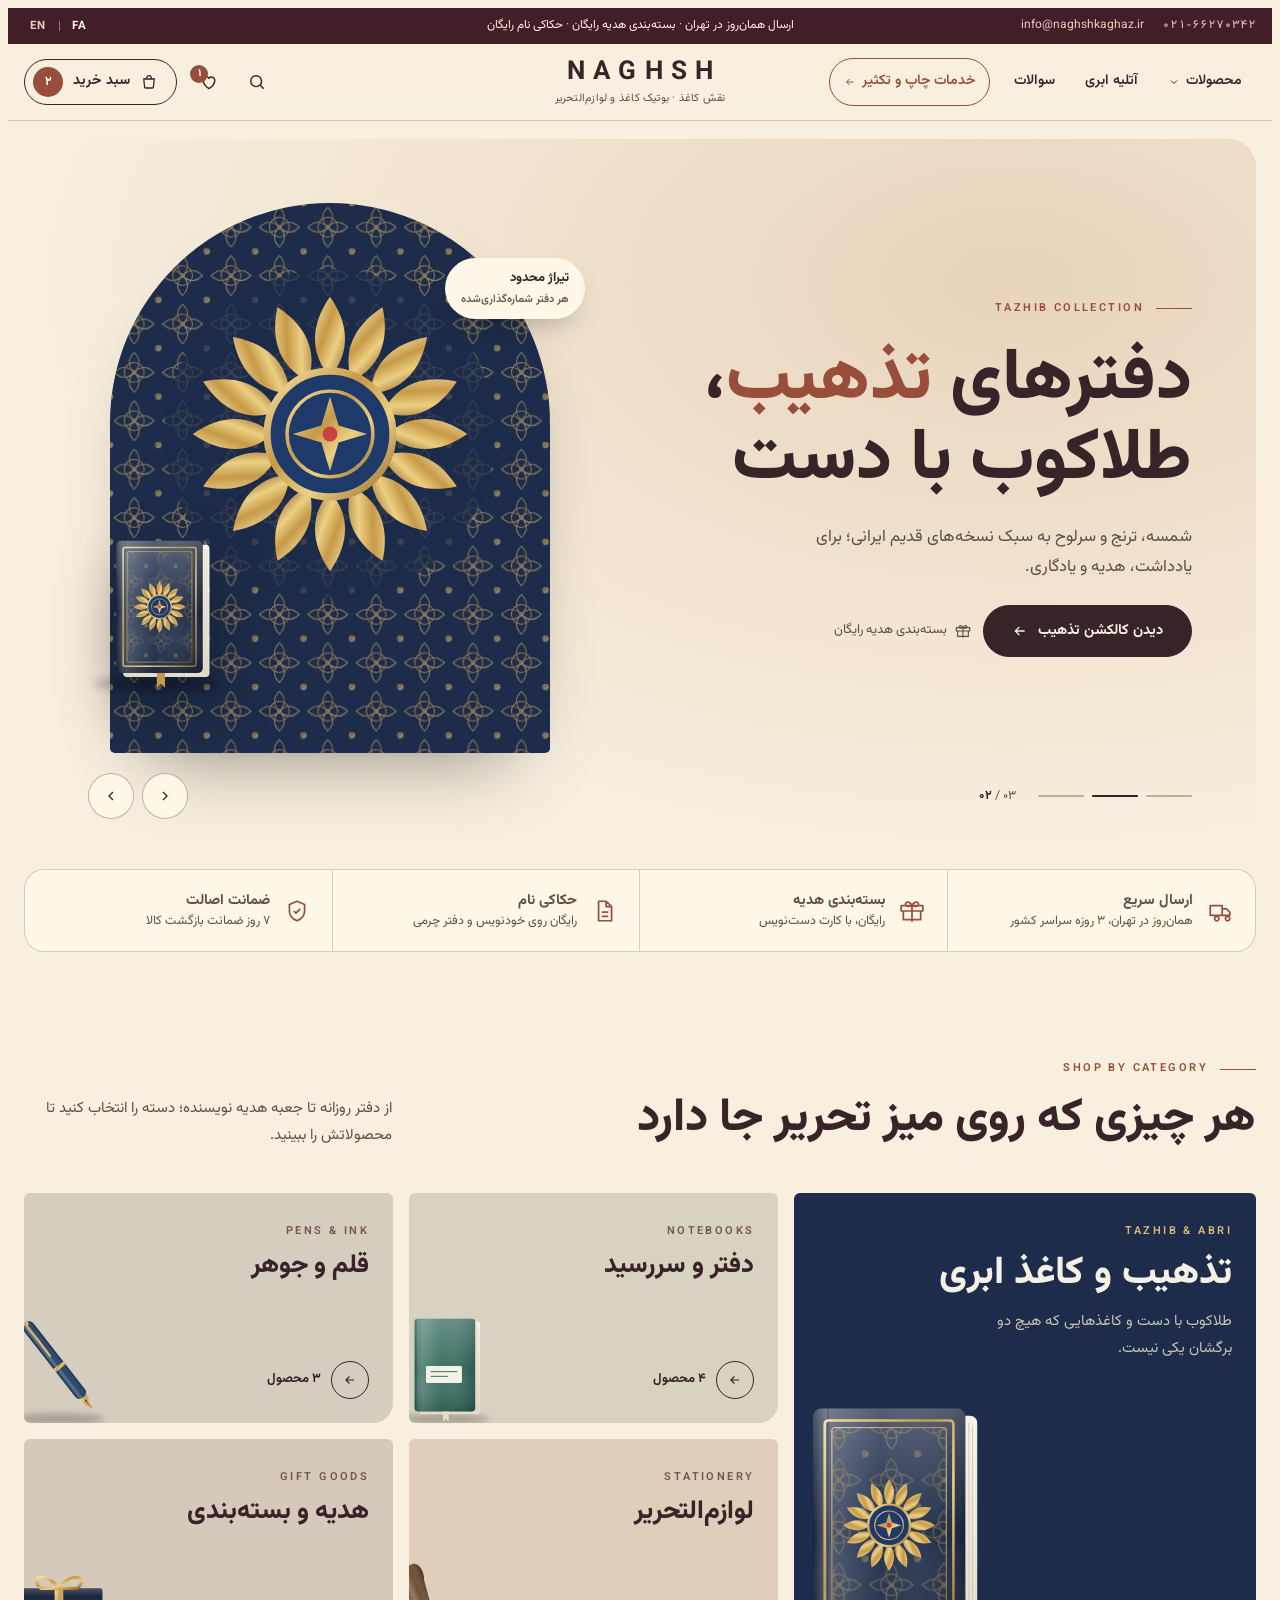
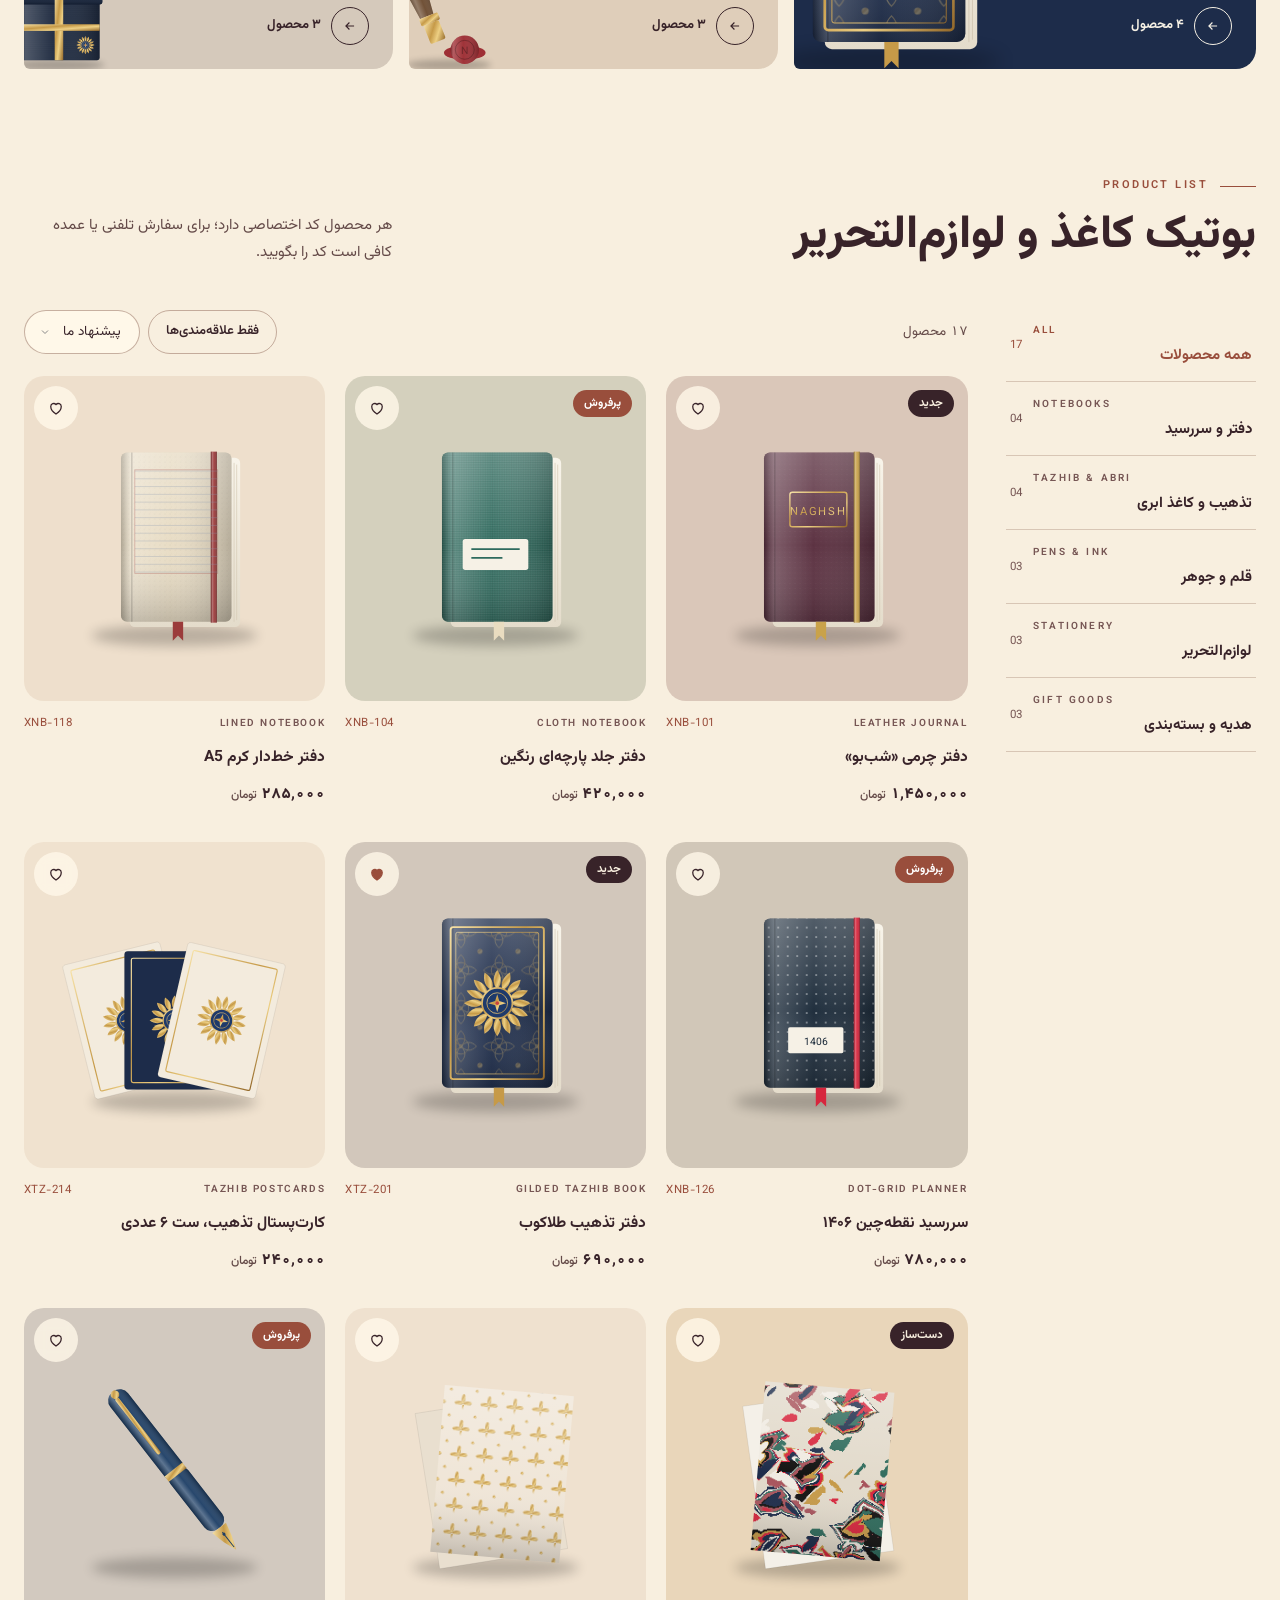
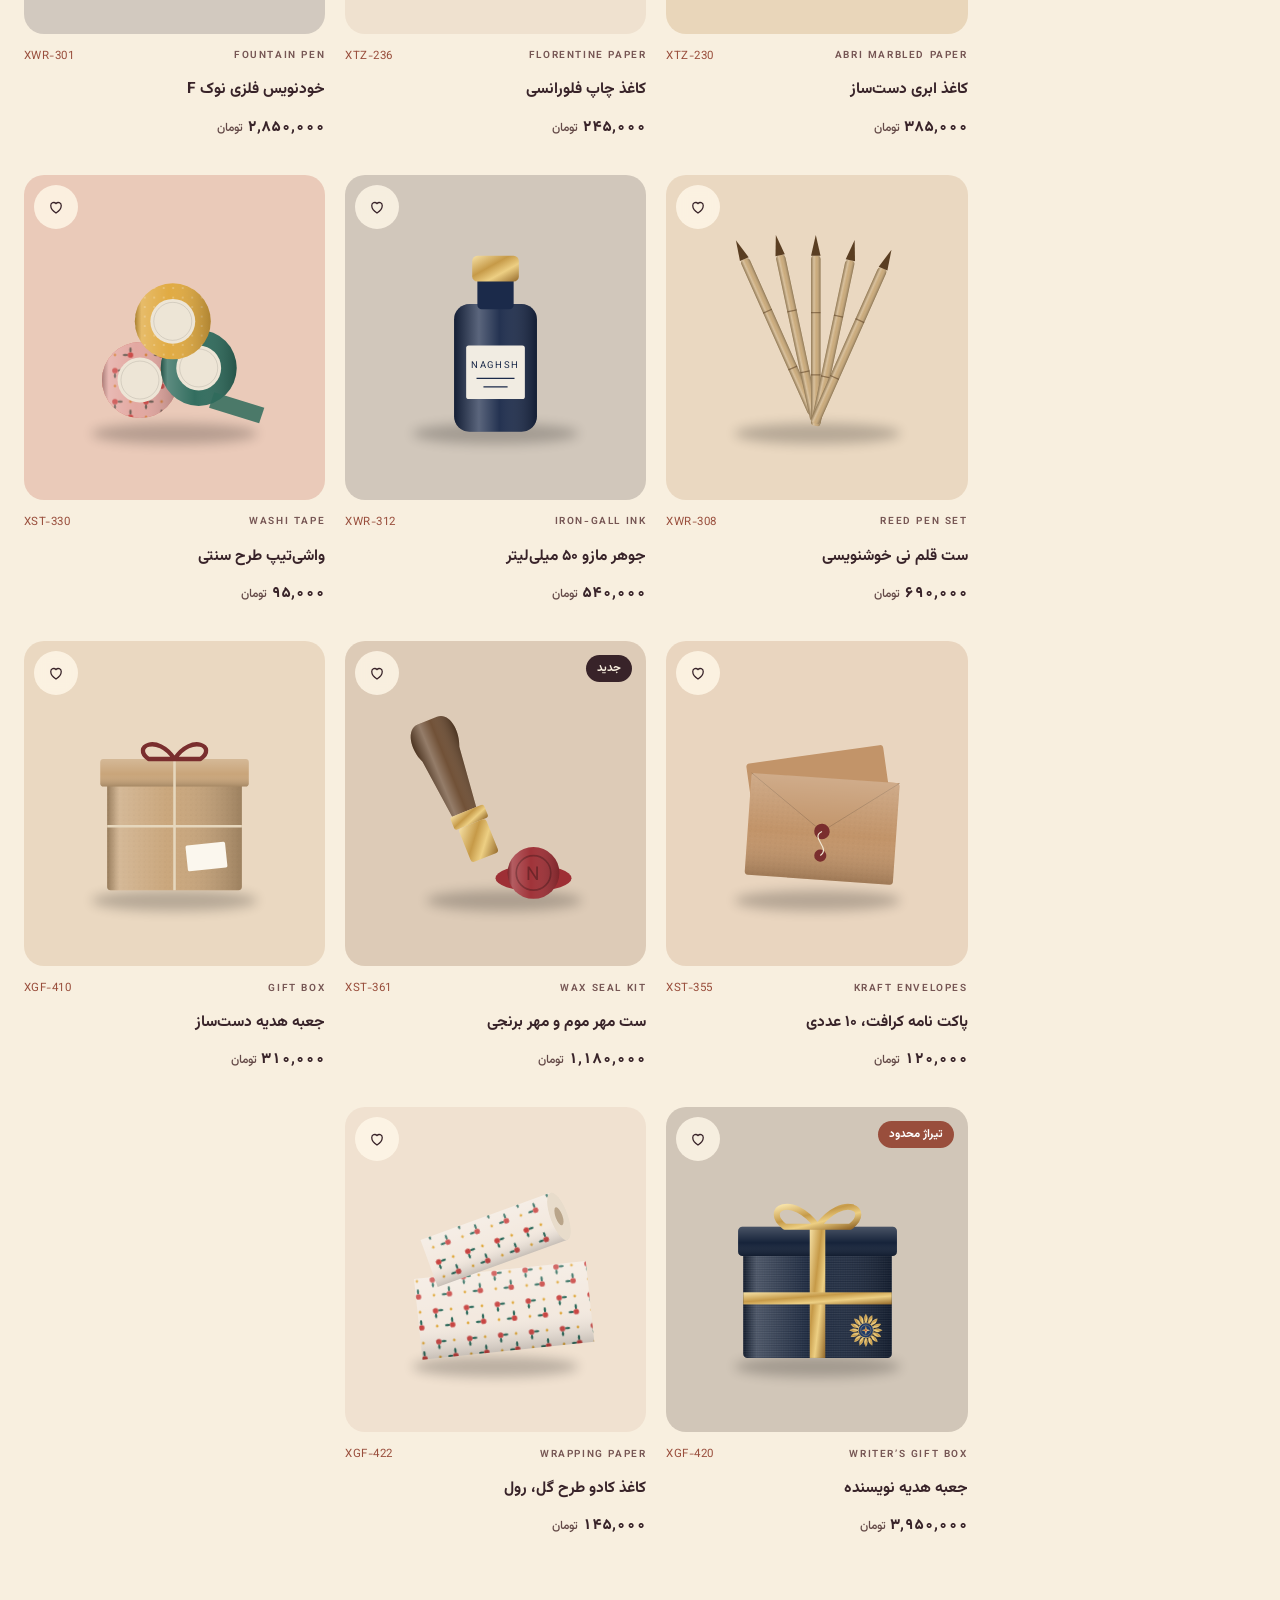
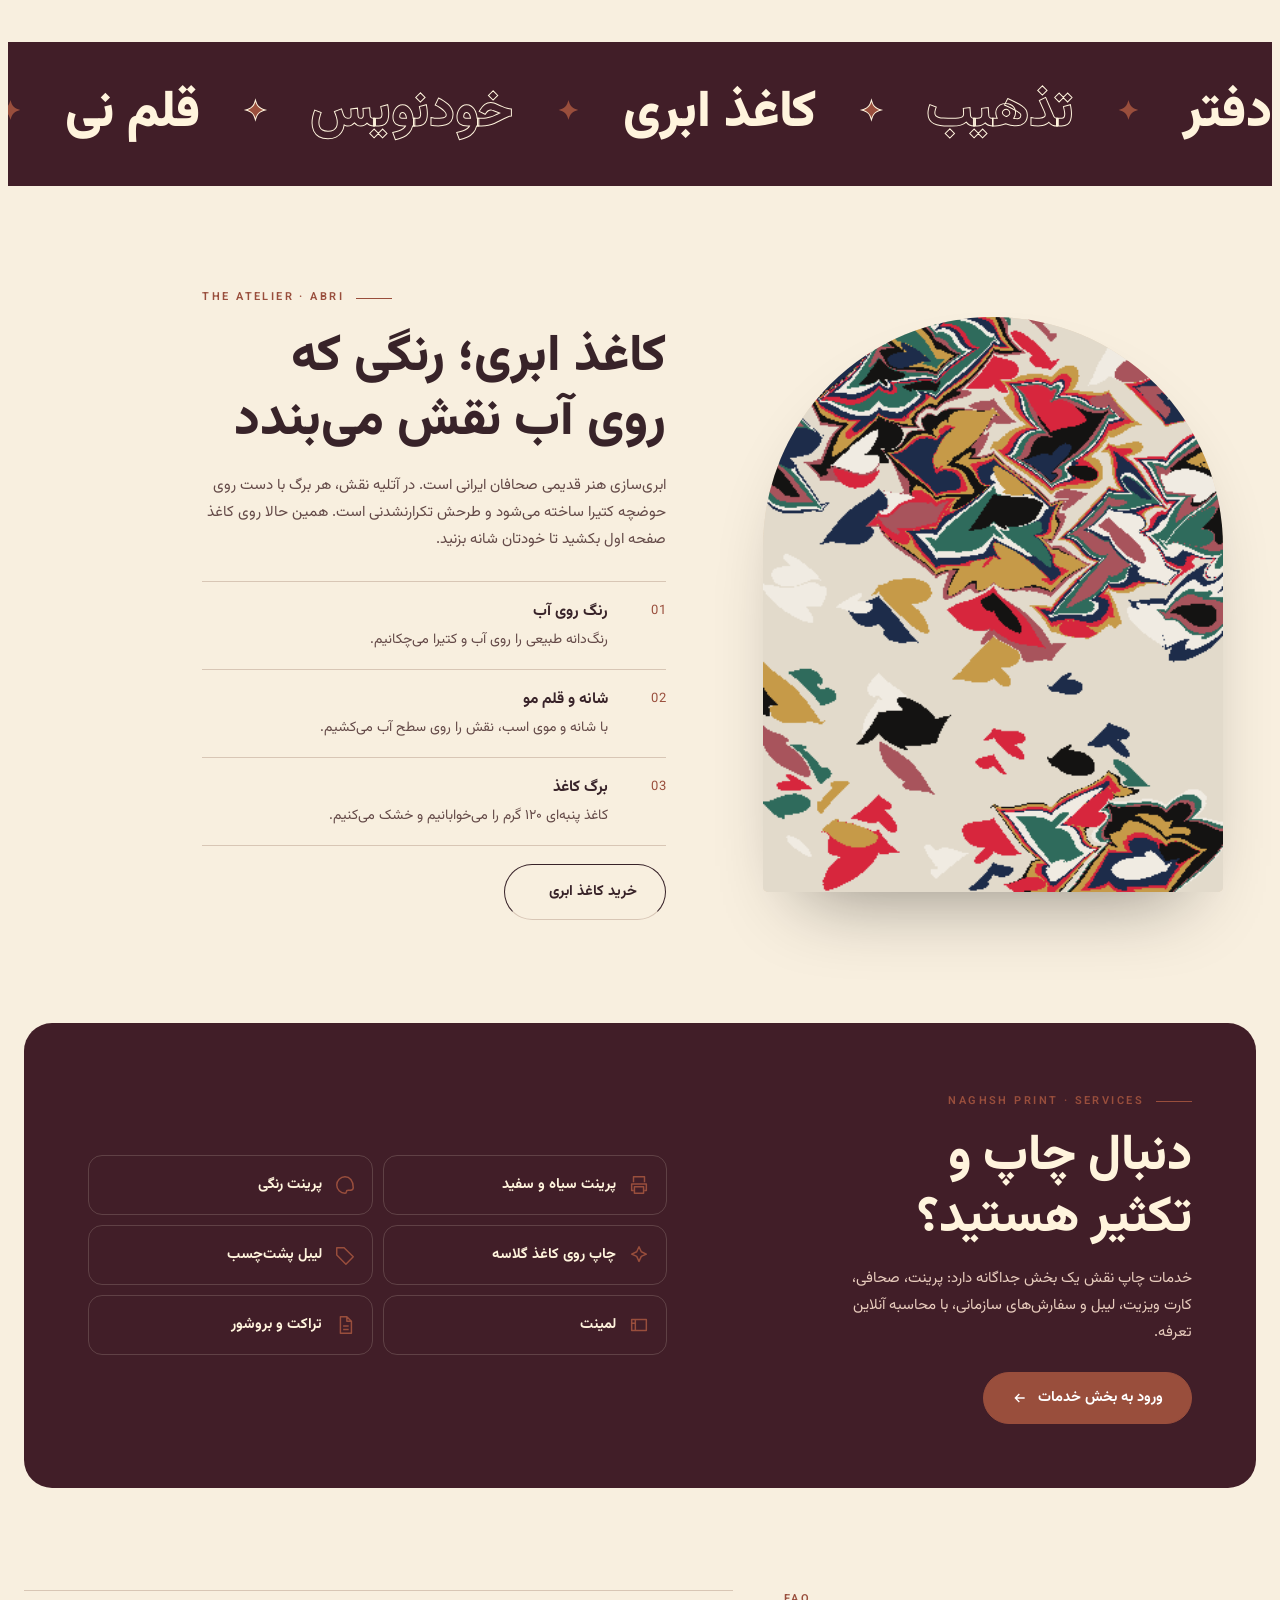
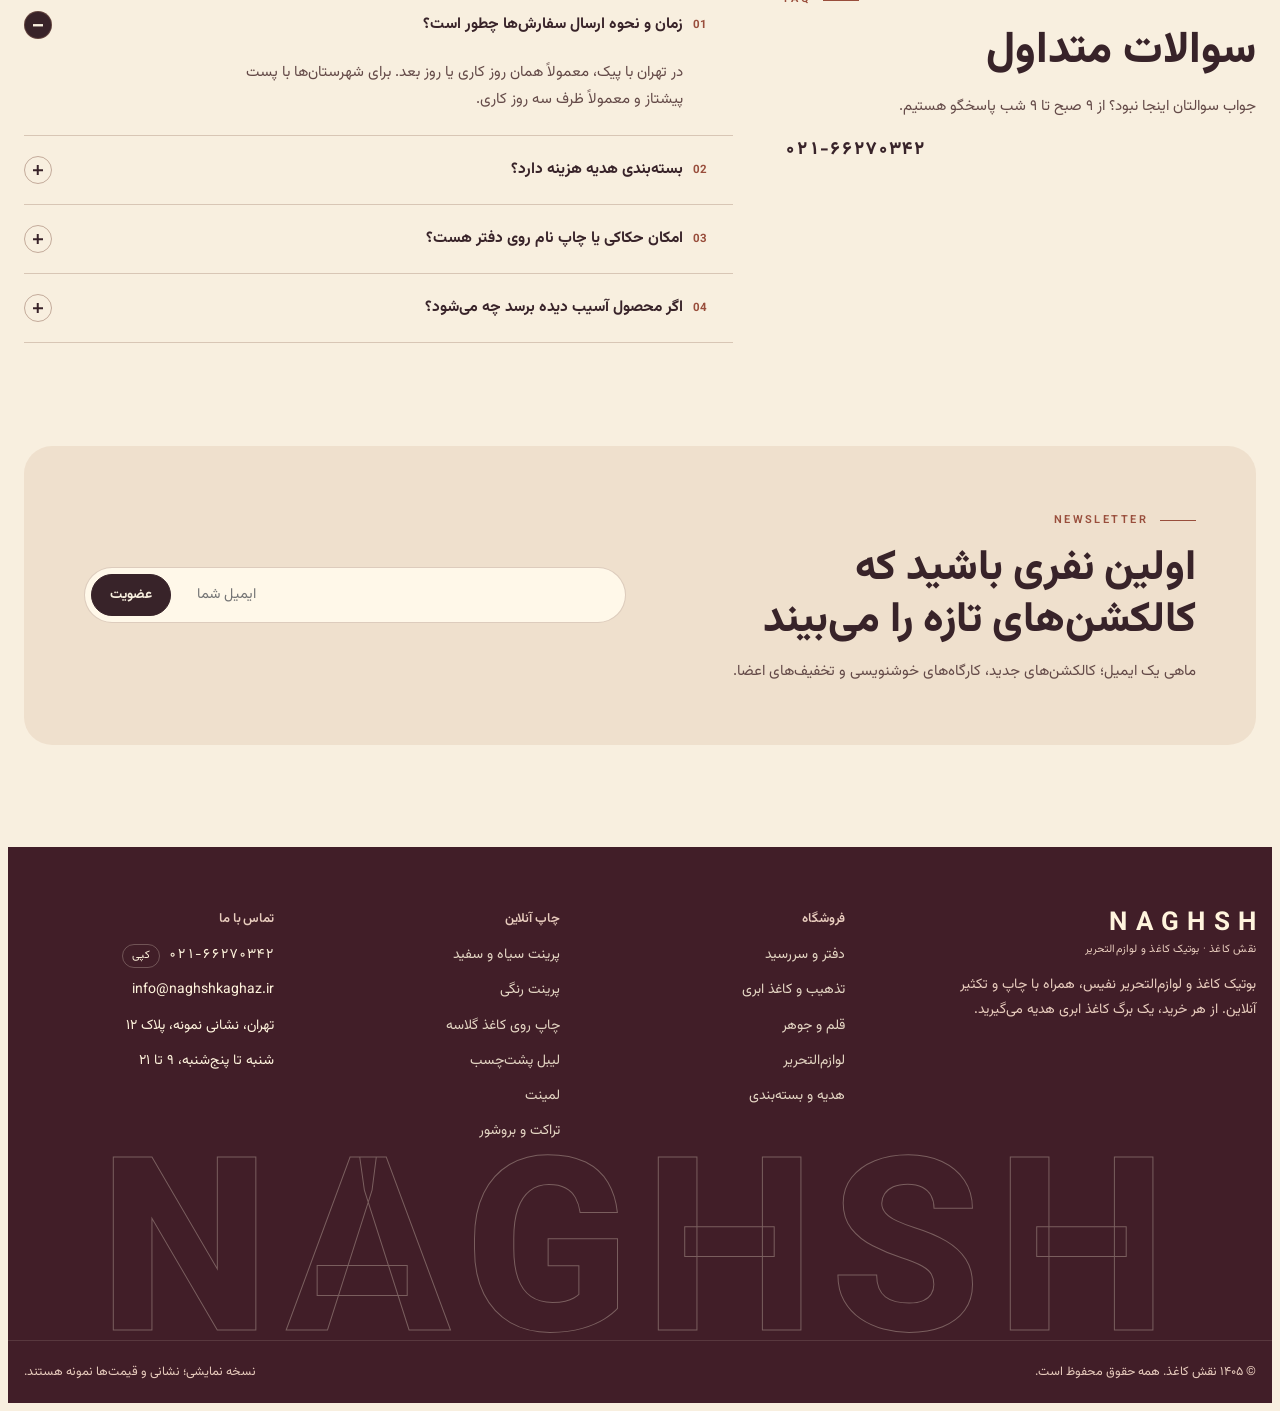
<file: kaghazineh.html>
<!doctype html>
<html lang="fa" dir="rtl"><head>
<meta charset="utf-8">
<meta name="viewport" content="width=device-width, initial-scale=1, viewport-fit=cover">
<title>Naghsh Paper Boutique</title>
<meta name="claude:viewport-fit-sides" content="cover">
<style>
/* Layout: NAGHSH system (warm paper, ink, signal red). Shop-first: arched slider hero, trust row, category bento, sidebar catalogue, editorial abri story, print gateway; services as a second view with live tiered quote. */
:root{
  --bg:#F5F2EC; --surface:#EBE5DA; --surface-2:#E2DACB; --card:#FFFFFF; --ink:#141312; --ink-2:#6A645B; --ink-3:#9A9388;
  --line:rgba(20,19,18,.10); --line-2:rgba(20,19,18,.18); --red:#D7263D; --red-soft:rgba(215,38,61,.10); --gold:#B08A4E;
  --invert:#141312; --on-invert:#F5F2EC; --on-invert-2:#A7A097;
  --f-fa:'Vazirmatn',system-ui,-apple-system,'Segoe UI',Tahoma,sans-serif;
  --f-serif:'Bodoni Moda',Georgia,'Times New Roman',serif;
  --f-mono:'IBM Plex Mono',ui-monospace,Consolas,monospace;
  --r-xl:28px; --r-l:20px; --r-m:14px; --ease:cubic-bezier(.2,.7,.2,1);
}
@media (prefers-color-scheme: dark){ :root:not([data-theme="light"]){
  --bg:#12110F; --surface:#1C1A17; --surface-2:#25221E; --card:#1A1815; --ink:#F2EEE7; --ink-2:#ABA398; --ink-3:#7E776D;
  --line:rgba(242,238,231,.10); --line-2:rgba(242,238,231,.20); --red:#F04B5E; --red-soft:rgba(240,75,94,.14); --gold:#D3B079;
  --invert:#F2EEE7; --on-invert:#141312; --on-invert-2:#5E584F; color-scheme:dark; } }
:root[data-theme="dark"]{
  --bg:#12110F; --surface:#1C1A17; --surface-2:#25221E; --card:#1A1815; --ink:#F2EEE7; --ink-2:#ABA398; --ink-3:#7E776D;
  --line:rgba(242,238,231,.10); --line-2:rgba(242,238,231,.20); --red:#F04B5E; --red-soft:rgba(240,75,94,.14); --gold:#D3B079;
  --invert:#F2EEE7; --on-invert:#141312; --on-invert-2:#5E584F; color-scheme:dark; }

*{box-sizing:border-box}
html{scroll-behavior:smooth;scroll-padding-top:110px}
html,body{overflow-x:clip}
body{background:var(--bg);color:var(--ink);font-family:var(--f-fa);font-size:15px;line-height:1.8;-webkit-font-smoothing:antialiased;text-rendering:optimizeLegibility}
body::before{content:"";position:fixed;inset:0 0 auto;height:env(safe-area-inset-top,0px);z-index:40;background:var(--bg)}
h1,h2,h3,h4{margin:0;line-height:1.25;text-wrap:balance;font-weight:800;letter-spacing:-.01em}
:root[lang="en"] h1,:root[lang="en"] h2{font-family:var(--f-serif);font-weight:600;letter-spacing:-.015em}
p{margin:0} a{color:inherit;text-decoration:none} img{max-width:100%}
button,input,select,textarea{font:inherit;color:inherit}
button{cursor:pointer}
:focus-visible{outline:2px solid var(--red);outline-offset:3px;border-radius:6px}
.wrap{max-width:1320px;margin-inline:auto;padding-left:max(16px,env(safe-area-inset-left,0px));padding-right:max(16px,env(safe-area-inset-right,0px))}
.lat{font-family:var(--f-fa);font-size:11px;letter-spacing:.22em;text-transform:uppercase;font-weight:600;direction:ltr;unicode-bidi:isolate}
.eyebrow{display:inline-flex;align-items:center;gap:12px;color:var(--red)}
.eyebrow::after{content:"";width:36px;height:1px;background:currentColor}
.mono{font-family:var(--f-mono);font-size:11.5px;letter-spacing:.04em;direction:ltr;unicode-bidi:isolate}
.num{font-variant-numeric:tabular-nums}
.muted{color:var(--ink-2)}
section{position:relative}
.sec{padding-block:clamp(56px,8vw,104px)}
.sec-head{display:flex;flex-wrap:wrap;justify-content:space-between;align-items:end;gap:20px;margin-bottom:clamp(28px,4vw,44px)}
.sec-head h2{font-size:clamp(28px,3.6vw,46px);margin-top:10px}
.sec-head p{max-width:46ch;color:var(--ink-2)}

/* buttons */
.btn{display:inline-flex;align-items:center;justify-content:center;gap:10px;min-height:52px;padding:0 28px;border-radius:999px;border:1px solid var(--ink);background:transparent;font-weight:700;font-size:14.5px;transition:background .25s,color .25s,border-color .25s,transform .25s var(--ease);white-space:nowrap}
.btn svg{width:16px;height:16px;transition:transform .25s var(--ease)}
.btn:hover svg{transform:translateX(-4px)}
:root[dir="ltr"] .btn svg{transform:scaleX(-1)} :root[dir="ltr"] .btn:hover svg{transform:scaleX(-1) translateX(-4px)}
.btn.dark{background:var(--ink);color:var(--bg)}
.btn.dark:hover{background:var(--red);border-color:var(--red);color:#fff}
.btn.red{background:var(--red);border-color:var(--red);color:#fff}
.btn.red:hover{filter:brightness(1.08)}
.btn.line:hover{background:var(--ink);color:var(--bg)}
.btn.sm{min-height:42px;padding:0 18px;font-size:13.5px}
.btn.block{width:100%}
.ibtn{width:44px;height:44px;border-radius:50%;display:inline-grid;place-items:center;border:1px solid transparent;background:transparent;position:relative;transition:border-color .2s,background .2s}
.ibtn:hover{border-color:var(--line-2)}
.ibtn svg{width:20px;height:20px}
.dot{position:absolute;top:4px;inset-inline-end:2px;min-width:18px;height:18px;border-radius:9px;background:var(--red);color:#fff;font-size:10.5px;font-weight:800;line-height:18px;text-align:center;padding:0 4px}

/* topbar + header */
.topbar{background:var(--invert);color:var(--on-invert);font-size:12px}
.topbar .wrap{display:grid;grid-template-columns:1fr auto 1fr;align-items:center;min-height:36px;gap:12px}
.topbar .contact{display:flex;gap:18px;color:var(--on-invert-2)}
.topbar .contact span{direction:ltr;unicode-bidi:isolate}
.topbar .msg{text-align:center}
.langs{justify-self:end;display:flex;gap:6px;align-items:center}
.langs button{background:none;border:0;padding:2px 6px;font-size:11.5px;font-weight:700;letter-spacing:.12em;color:var(--on-invert-2)}
.langs button[aria-pressed="true"]{color:var(--on-invert)}
.langs i{width:1px;height:10px;background:var(--on-invert-2);opacity:.5}
header.site{position:sticky;top:env(safe-area-inset-top,0px);z-index:30;background:color-mix(in srgb,var(--bg) 88%,transparent);backdrop-filter:saturate(1.4) blur(14px);-webkit-backdrop-filter:saturate(1.4) blur(14px);border-bottom:1px solid var(--line)}
.hbar{display:grid;grid-template-columns:1fr auto 1fr;align-items:center;min-height:76px;gap:16px}
.logo{display:grid;justify-items:center;line-height:1;text-align:center}
.logo b{font-family:var(--f-serif);font-weight:700;font-size:26px;letter-spacing:.32em;margin-inline-end:-.32em;direction:ltr}
.logo small{font-size:11px;color:var(--ink-2);margin-top:7px;letter-spacing:.02em}
nav.main{display:flex;gap:2px;align-items:center}
nav.main>a,nav.main>.has-mega>button{display:inline-flex;align-items:center;gap:6px;padding:10px 14px;border-radius:999px;font-size:14px;font-weight:600;background:none;border:0}
nav.main>a:hover,nav.main>.has-mega>button:hover{background:var(--surface)}
nav.main a[aria-current="page"]{color:var(--red)}
nav.main svg{width:12px;height:12px}
.has-mega{position:static}
[hidden]{display:none!important}
nav.main a.door{border:1px solid var(--red);color:var(--red);margin-inline-start:8px}
nav.main a.door:hover{background:var(--red);color:#fff}
.doorlist{list-style:none;margin:0;padding:0;display:grid;grid-template-columns:1fr 1fr;gap:10px}
.doorlist li{display:flex;align-items:center;gap:12px;border:1px solid color-mix(in srgb,var(--on-invert) 16%,transparent);border-radius:var(--r-m);padding:16px;font-weight:700;font-size:14.5px}
.doorlist svg{width:22px;height:22px;color:var(--red);flex:none}
@media (max-width:480px){ .doorlist{grid-template-columns:1fr} }
.mega{position:absolute;inset-inline:0;top:100%;background:var(--bg);border-bottom:1px solid var(--line);box-shadow:0 30px 60px -30px rgba(0,0,0,.25);opacity:0;visibility:hidden;transform:translateY(-6px);transition:opacity .25s,transform .25s var(--ease),visibility .25s}
.has-mega:hover .mega,.has-mega:focus-within .mega,.has-mega.open .mega{opacity:1;visibility:visible;transform:none}
.mega .wrap{display:grid;grid-template-columns:1fr 1fr 1.1fr;gap:28px;padding-block:28px 32px}
.mega ul{list-style:none;margin:0;padding:0;display:grid;gap:2px}
.mega li a,.mega li button{display:flex;justify-content:space-between;align-items:center;width:100%;padding:10px 12px;border-radius:10px;background:none;border:0;font-size:14.5px;font-weight:600;text-align:start}
.mega li a:hover,.mega li button:hover{background:var(--surface)}
.mega li small{color:var(--ink-3);font-size:11px}
.mega h4{font-size:12px;color:var(--ink-3);font-weight:600;margin:0 12px 8px}
.mega .promo{border-radius:var(--r-l);background:var(--invert);color:var(--on-invert);padding:22px;display:grid;grid-template-columns:1fr 110px;gap:14px;align-items:center}
.mega .promo p{color:var(--on-invert-2);font-size:13px;margin-block:6px 12px}
.mega .promo .btn{border-color:var(--on-invert);color:var(--on-invert)}
.hacts{display:flex;align-items:center;gap:4px;justify-content:flex-end}
.cart-pill{display:inline-flex;align-items:center;gap:10px;height:46px;padding:0 8px 0 18px;border:1px solid var(--ink);border-radius:999px;background:none;font-weight:700;font-size:14px;margin-inline-start:6px;transition:background .2s,color .2s}
:root[dir="rtl"] .cart-pill{padding:0 18px 0 8px}
.cart-pill:hover{background:var(--ink);color:var(--bg)}
.cart-pill .n{min-width:30px;height:30px;border-radius:50%;background:var(--red);color:#fff;display:grid;place-items:center;font-size:12.5px}
.menu-btn{display:none}
@media (max-width:980px){
  .topbar .contact{display:none} .topbar .wrap{grid-template-columns:1fr auto}
  .topbar .msg{text-align:start;white-space:nowrap;overflow:hidden;text-overflow:ellipsis}
  nav.main{display:none} .menu-btn{display:inline-grid}
  .hbar{grid-template-columns:auto 1fr auto;min-height:64px}
  .logo b{font-size:21px} .logo small{display:none}
  .cart-pill .t,.hide-sm{display:none} .cart-pill{padding:0 6px!important;height:44px}
}

/* hero slider */
.hero-wrap{padding-block:18px 0}
.hero{position:relative;display:grid;border-radius:var(--r-xl);background:var(--surface);overflow:hidden;isolation:isolate}
.slide{grid-area:1/1;display:grid;grid-template-columns:1.08fr .92fr;align-items:center;gap:clamp(24px,4vw,64px);padding:clamp(40px,5vw,72px) clamp(24px,5vw,80px) clamp(96px,8vw,112px);opacity:0;visibility:hidden;transition:opacity .35s var(--ease),visibility 0s .35s}
.slide.on{opacity:1;visibility:visible;transition:opacity .6s var(--ease) .25s,visibility 0s}
.slide .copy{display:grid;gap:22px;justify-items:start;max-width:560px}
.slide .copy>*{transition:transform .9s var(--ease),opacity .9s var(--ease)}
.slide:not(.on) .copy>*{transform:translateY(14px);opacity:.0}
.slide .copy>*:nth-child(2){transition-delay:.06s}.slide .copy>*:nth-child(3){transition-delay:.12s}.slide .copy>*:nth-child(4){transition-delay:.18s}
.slide h1{font-size:clamp(38px,5.6vw,74px);line-height:1.12}
.slide h1 em{font-style:normal;color:var(--red)}
:root[lang="en"] .slide h1 em{font-style:italic}
.slide .lede{font-size:clamp(15px,1.3vw,17px);color:var(--ink-2);max-width:44ch}
.slide .row{display:flex;flex-wrap:wrap;gap:12px;align-items:center}
.note{display:flex;gap:8px;align-items:center;font-size:13px;color:var(--ink-2)}
.note svg{width:16px;height:16px}
.visual{position:relative;justify-self:center;width:min(100%,440px)}
.arch{position:relative;aspect-ratio:4/5;max-width:100%;border-radius:999px 999px 22px 22px;overflow:hidden;background:var(--surface-2);box-shadow:0 40px 80px -40px rgba(0,0,0,.45)}
.arch canvas{position:absolute;inset:0;width:100%;height:100%;display:block;touch-action:pan-y;cursor:crosshair}
.arch>svg{position:absolute;inset:0;width:100%;height:100%}
.float{position:absolute;filter:drop-shadow(0 26px 30px rgba(0,0,0,.28));pointer-events:none}
.float svg{display:block;width:100%;height:auto}
.badge-rot{position:absolute;width:118px;height:118px;top:6%;inset-inline-end:-26px;animation:spin 22s linear infinite;color:var(--ink)}
.badge-rot svg{width:100%;height:100%}
.badge-rot b{position:absolute;inset:0;display:grid;place-items:center;animation:spin 22s linear infinite reverse}
@keyframes spin{to{transform:rotate(360deg)}}
.chip{position:absolute;background:var(--card);color:var(--ink);border-radius:999px;padding:9px 16px;font-size:13px;font-weight:700;box-shadow:0 14px 30px -14px rgba(0,0,0,.35);white-space:nowrap}
.chip small{display:block;font-weight:500;color:var(--ink-2);font-size:11px}
.chip.red{background:var(--red);color:#fff}
.hint{position:absolute;bottom:14px;inset-inline:14px;display:flex;justify-content:center;pointer-events:none}
.hint span{background:rgba(20,19,18,.72);color:#F5F2EC;font-size:11.5px;padding:5px 12px;border-radius:999px;backdrop-filter:blur(6px)}
.hctrl{position:absolute;bottom:clamp(26px,3vw,36px);inset-inline:clamp(24px,5vw,80px);display:flex;align-items:center;gap:22px;z-index:2}
.bars{display:flex;gap:8px}
.bars button{width:46px;height:20px;background:none;border:0;padding:0;position:relative}
.bars button::before,.bars button i{content:"";position:absolute;inset-inline:0;top:9px;height:2px;border-radius:2px;background:var(--line-2)}
.bars button i{background:var(--ink);transform:scaleX(0);transform-origin:var(--o,right)}
:root[dir="ltr"] .bars button i{--o:left}
.bars button.on i{animation:fill 7s linear forwards}
.hero.paused .bars button.on i{animation-play-state:paused}
@keyframes fill{to{transform:scaleX(1)}}
.count{font-family:var(--f-mono);font-size:12.5px;color:var(--ink-2);direction:ltr}
.count b{color:var(--ink)}
.arrows{display:flex;gap:8px;margin-inline-start:auto}
.arrows button{width:46px;height:46px;border-radius:50%;border:1px solid var(--line-2);background:var(--card);display:grid;place-items:center}
.arrows button:hover{background:var(--ink);color:var(--bg)}
.arrows svg{width:16px;height:16px}
:root[dir="ltr"] .arrows svg{transform:scaleX(-1)}
@media (max-width:860px){
  .slide{grid-template-columns:1fr;padding:22px 20px 92px;gap:26px}
  .visual{order:-1;width:min(100%,330px)}
  .arch{aspect-ratio:1/1.02}
  .badge-rot{width:92px;height:92px;inset-inline-end:-8px}
  .hctrl{inset-inline:20px}
  .bars button{width:30px}
}

/* trust row */
.trust{display:grid;grid-template-columns:repeat(4,minmax(0,1fr));border:1px solid var(--line);border-radius:var(--r-l);margin-top:14px;background:var(--card)}
.trust div{display:flex;gap:14px;align-items:center;padding:20px 22px}
.trust div+div{border-inline-start:1px solid var(--line)}
.trust svg{width:26px;height:26px;flex:none;color:var(--red)}
.trust b{display:block;font-size:14.5px}
.trust span{font-size:12.5px;color:var(--ink-2);line-height:1.5;display:block}
@media (max-width:900px){ .trust{grid-template-columns:1fr 1fr} .trust div:nth-child(3){border-inline-start:0} .trust div:nth-child(n+3){border-top:1px solid var(--line)} }
@media (max-width:480px){ .trust div{padding:14px;gap:10px} .trust svg{width:22px;height:22px} }

/* category bento */
.bento{display:grid;grid-template-columns:1.25fr 1fr 1fr;grid-template-rows:repeat(2,minmax(230px,auto));gap:16px}
.tile{position:relative;border-radius:var(--r-l);background:var(--surface);overflow:hidden;padding:24px;display:flex;flex-direction:column;justify-content:space-between;min-height:230px;text-align:start;border:0;isolation:isolate}
.tile:first-child{grid-row:span 2;background:#1D2C4A;color:#F5F0E4}
.tile .art{position:absolute;inset-block-end:-6%;inset-inline-end:-6%;width:62%;transition:transform .7s var(--ease);z-index:-1}
.tile:first-child .art{width:88%;inset-inline-end:-10%;inset-block-end:-8%}
.tile:hover .art{transform:scale(1.06) rotate(-2deg)}
.tile h3{font-size:clamp(20px,2vw,26px);margin-top:6px}
.tile:first-child h3{font-size:clamp(28px,3vw,40px)}
.tile .lat{color:var(--ink-3)} .tile:first-child .lat{color:#D7B877}
.tile .go{display:inline-flex;align-items:center;gap:10px;font-size:13px;font-weight:700}
.tile .go i{width:38px;height:38px;border-radius:50%;border:1px solid currentColor;display:grid;place-items:center;font-style:normal;transition:background .25s,color .25s}
.tile:hover .go i{background:var(--red);border-color:var(--red);color:#fff}
.tile .go svg{width:14px;height:14px} :root[dir="ltr"] .tile .go svg{transform:scaleX(-1)}
.tile:first-child p{color:#C9C3B2;max-width:30ch;margin-top:10px}
@media (max-width:860px){ .bento{grid-template-columns:1fr 1fr;grid-template-rows:auto} .tile:first-child{grid-column:span 2;grid-row:auto;min-height:300px} }
@media (max-width:460px){ .tile{min-height:190px;padding:18px} .tile .art{width:70%} }

/* catalogue */
.cat-layout{display:grid;grid-template-columns:250px 1fr;gap:clamp(20px,3vw,44px);align-items:start}
.side{position:sticky;top:110px;display:grid;gap:2px}
.side button{display:grid;grid-template-columns:1fr auto;align-items:center;gap:2px 10px;text-align:start;background:none;border:0;border-bottom:1px solid var(--line);padding:12px 4px}
.side button .lat{font-size:10px;color:var(--ink-3)}
.side button b{font-size:15px;font-weight:700;grid-column:1}
.side button .mono{grid-row:1/3;grid-column:2;color:var(--ink-3)}
.side button[aria-pressed="true"] b,.side button[aria-pressed="true"] .mono,.side button[aria-pressed="true"] .lat{color:var(--red)}
.side button:hover b{color:var(--red)}
.toolbar{display:flex;flex-wrap:wrap;justify-content:space-between;align-items:center;gap:12px;margin-bottom:22px}
.toolbar .muted{font-size:13.5px}
.tools{display:flex;gap:8px;align-items:center}
.seg-sm{display:inline-flex;border:1px solid var(--line-2);border-radius:999px;padding:3px}
.seg-sm button{border:0;background:none;border-radius:999px;padding:6px 14px;font-size:13px;font-weight:600}
.seg-sm button[aria-pressed="true"]{background:var(--ink);color:var(--bg)}
select{appearance:none;background:var(--card) url("data:image/svg+xml,%3Csvg xmlns='http://www.w3.org/2000/svg' width='12' height='12' viewBox='0 0 24 24' fill='none' stroke='%23888' stroke-width='2'%3E%3Cpath d='M6 9l6 6 6-6'/%3E%3C/svg%3E") no-repeat;background-position:left 14px center;border:1px solid var(--line-2);border-radius:999px;padding:9px 18px 9px 38px;min-height:42px;font-size:13.5px}
:root[dir="ltr"] select{background-position:right 14px center;padding:9px 38px 9px 18px}
.chips{display:none;gap:8px;overflow-x:auto;scrollbar-width:none;margin-bottom:16px;padding-bottom:2px}
.chips button{white-space:nowrap;border:1px solid var(--line-2);background:none;border-radius:999px;padding:7px 16px;font-size:13.5px;font-weight:600}
.chips button[aria-pressed="true"]{background:var(--ink);color:var(--bg);border-color:var(--ink)}
@media (max-width:900px){ .cat-layout{grid-template-columns:1fr} .side{display:none} .chips{display:flex} }
.grid{display:grid;grid-template-columns:repeat(3,minmax(0,1fr));gap:34px 20px}
@media (max-width:1100px){ .grid{grid-template-columns:repeat(2,minmax(0,1fr))} }
@media (max-width:900px){ .grid{grid-template-columns:repeat(3,minmax(0,1fr))} }
@media (max-width:700px){ .grid{grid-template-columns:repeat(2,minmax(0,1fr));gap:26px 12px} }
.card{display:grid;gap:12px;align-content:start;min-width:0}
.pic{position:relative;aspect-ratio:1/1.08;max-width:100%;border-radius:var(--r-l);overflow:hidden;background:color-mix(in srgb,var(--tint) 14%,var(--surface));isolation:isolate}
.pic .open{position:absolute;inset:0;border:0;background:none;padding:0;display:grid;place-items:center;border-radius:inherit}
.pic svg.art{width:86%;height:86%;transition:transform .8s var(--ease)}
.card:hover .pic svg.art{transform:translateY(-6px) scale(1.04) rotate(-1.5deg)}
.flag{position:absolute;top:14px;inset-inline-start:14px;font-size:11.5px;font-weight:700;padding:3px 11px;border-radius:999px;background:var(--ink);color:var(--bg);z-index:1}
.flag.red{background:var(--red);color:#fff}
.heart{position:absolute;top:10px;inset-inline-end:10px;z-index:1;background:color-mix(in srgb,var(--card) 80%,transparent);backdrop-filter:blur(6px)}
.heart svg{width:18px;height:18px}
.heart[aria-pressed="true"] svg{fill:var(--red);stroke:var(--red)}
.quick{position:absolute;inset-inline:12px;bottom:12px;z-index:1;transform:translateY(calc(100% + 16px));transition:transform .35s var(--ease);min-height:46px}
.card:hover .quick,.card:focus-within .quick{transform:none}
@media (hover:none){ .quick{transform:none;inset-inline:auto;inset-inline-end:10px;bottom:10px;width:44px;min-height:44px;padding:0;border-radius:50%} .quick span{display:none} }
.card .meta{display:flex;justify-content:space-between;gap:8px;align-items:center}
.card .meta .lat{font-size:10px;color:var(--ink-3);letter-spacing:.16em;overflow:hidden;text-overflow:ellipsis;white-space:nowrap}
.card .meta .mono{color:var(--red);flex:none}
.card h3{font-size:15.5px;font-weight:700;line-height:1.5}
.card .price{font-weight:800;font-size:15px}
.card .price small{font-weight:500;color:var(--ink-2);font-size:12px}
.empty-state{grid-column:1/-1;text-align:center;padding:60px 10px;color:var(--ink-2);border:1px dashed var(--line-2);border-radius:var(--r-l)}

/* editorial */
.edit{display:grid;grid-template-columns:.9fr 1.1fr;gap:clamp(28px,5vw,80px);align-items:center}
.edit .arch{max-width:460px;justify-self:center;width:100%}
.edit .txt{display:grid;gap:18px;max-width:58ch}
.edit h2{font-size:clamp(30px,4vw,52px)}
.edit p{color:var(--ink-2)}
.steps{list-style:none;margin:10px 0 0;padding:0;display:grid;gap:0}
.steps li{display:grid;grid-template-columns:44px 1fr;gap:14px;padding-block:16px;border-top:1px solid var(--line)}
.steps li:last-child{border-bottom:1px solid var(--line)}
.steps .mono{color:var(--red);font-size:13px;padding-top:2px}
.steps b{display:block;font-size:15.5px}
.steps span{color:var(--ink-2);font-size:14px}
@media (max-width:860px){ .edit{grid-template-columns:1fr} .edit .arch{max-width:340px} }

/* marquee */
.marq{background:var(--invert);color:var(--on-invert);overflow:hidden;padding-block:26px;border-radius:0}
.marq .track{display:flex;gap:44px;width:max-content;animation:marq 38s linear infinite}
:root[dir="rtl"] .marq .track{animation-name:marqr}
.marq span{font-size:clamp(28px,4vw,52px);font-weight:900;white-space:nowrap;display:inline-flex;align-items:center;gap:44px}
.marq span::after{content:"✦";font-size:.5em;color:var(--red)}
.marq span:nth-child(even){color:transparent;-webkit-text-stroke:1px var(--on-invert)}
@keyframes marq{to{transform:translateX(-50%)}} @keyframes marqr{to{transform:translateX(50%)}}

/* print gateway */
.gate{background:var(--invert);color:var(--on-invert);border-radius:var(--r-xl);padding:clamp(28px,5vw,64px);display:grid;grid-template-columns:.9fr 1.1fr;gap:clamp(28px,4vw,56px);align-items:center;overflow:hidden;position:relative}
.gate h2{font-size:clamp(30px,4vw,50px);margin-top:12px}
.gate p{color:var(--on-invert-2);margin-top:14px;max-width:44ch}
.gate .btn{margin-top:26px}
.gate .btn.line{border-color:var(--on-invert);color:var(--on-invert)}
.gate .btn.line:hover{background:var(--on-invert);color:var(--invert)}
.tiers{display:grid;grid-template-columns:repeat(4,minmax(0,1fr));gap:10px}
.tier{border:1px solid color-mix(in srgb,var(--on-invert) 16%,transparent);border-radius:var(--r-m);padding:18px 14px;display:grid;gap:4px;position:relative}
.tier b{font-size:clamp(22px,2.4vw,30px);font-weight:900}
.tier small{color:var(--on-invert-2);font-size:12px}
.tier .rng{margin-top:12px;padding-top:10px;border-top:1px solid color-mix(in srgb,var(--on-invert) 14%,transparent);font-size:13px;font-weight:600}
.tier.best{background:var(--red);border-color:var(--red);color:#fff}
.tier.best small{color:rgba(255,255,255,.8)}
.tier.best .rng{border-color:rgba(255,255,255,.3)}
.tier .tag{position:absolute;top:-10px;inset-inline-end:12px;background:var(--on-invert);color:var(--invert);font-size:10px;font-weight:800;padding:2px 8px;border-radius:999px;letter-spacing:.1em}
@media (max-width:960px){ .gate{grid-template-columns:1fr} }
@media (max-width:560px){ .tiers{grid-template-columns:1fr 1fr} }

/* faq */
.faq{display:grid;grid-template-columns:.8fr 1.2fr;gap:clamp(24px,4vw,64px);align-items:start}
.faq .side-t{position:sticky;top:110px;display:grid;gap:14px}
.faq .side-t h2{font-size:clamp(28px,3.6vw,44px)}
.faq .call{display:inline-flex;gap:10px;align-items:center;font-weight:800;font-size:18px;direction:ltr}
details{border-bottom:1px solid var(--line)}
details:first-child{border-top:1px solid var(--line)}
summary{list-style:none;display:grid;grid-template-columns:40px 1fr 28px;gap:10px;align-items:center;padding-block:20px;cursor:pointer;font-weight:700;font-size:15.5px}
summary::-webkit-details-marker{display:none}
summary .mono{color:var(--red)}
summary i{width:28px;height:28px;border-radius:50%;border:1px solid var(--line-2);position:relative;transition:transform .3s var(--ease),background .2s}
summary i::before,summary i::after{content:"";position:absolute;inset:50% 8px auto;height:1.5px;background:currentColor;transform:translateY(-50%)}
summary i::after{transform:translateY(-50%) rotate(90deg);transition:transform .3s var(--ease)}
details[open] summary i{background:var(--ink);color:var(--bg)}
details[open] summary i::after{transform:translateY(-50%) rotate(0)}
details p{padding:0 50px 22px 0;color:var(--ink-2);max-width:62ch}
:root[dir="ltr"] details p{padding:0 0 22px 50px}
@media (max-width:860px){ .faq{grid-template-columns:1fr} .faq .side-t{position:static} }

/* newsletter */
.news{border-radius:var(--r-xl);background:var(--surface);padding:clamp(28px,5vw,60px);display:grid;grid-template-columns:1fr 1fr;gap:28px;align-items:center;overflow:hidden;position:relative}
.news h2{font-size:clamp(26px,3.4vw,42px)}
.news form{display:flex;gap:8px;background:var(--card);border-radius:999px;padding:6px;border:1px solid var(--line)}
.news input{flex:1;min-width:0;border:0;background:none;padding:0 18px;font-size:14.5px}
.news input:focus{outline:none}
.news .msg{grid-column:2;font-size:13px;margin-top:-16px}
@media (max-width:800px){ .news{grid-template-columns:1fr} .news .msg{grid-column:1} }

/* footer */
footer.site{background:var(--invert);color:var(--on-invert);margin-top:clamp(56px,8vw,104px);overflow:hidden}
footer .cols{display:grid;grid-template-columns:1.5fr repeat(3,1fr);gap:36px;padding-block:64px 30px}
footer h4{font-size:13px;margin-bottom:16px;color:var(--on-invert-2);font-weight:600}
footer ul{list-style:none;margin:0;padding:0;display:grid;gap:10px;font-size:14px}
footer a,footer button.lnk{color:var(--on-invert);opacity:.86;background:none;border:0;padding:0;text-align:start;font-size:14px}
footer a:hover,footer button.lnk:hover{opacity:1;color:var(--red)}
footer p{color:var(--on-invert-2);font-size:14px;max-width:38ch}
.ltr{direction:ltr;unicode-bidi:isolate}
.copybtn{background:none;border:1px solid color-mix(in srgb,var(--on-invert) 25%,transparent);color:var(--on-invert);border-radius:999px;font-size:11px;padding:1px 9px;margin-inline-start:8px}
.wordmark{font-family:var(--f-serif);font-weight:800;font-size:clamp(80px,19vw,280px);line-height:.8;letter-spacing:.06em;text-align:center;color:transparent;-webkit-text-stroke:1px color-mix(in srgb,var(--on-invert) 30%,transparent);direction:ltr;user-select:none;margin-bottom:-.12em;white-space:nowrap}
.legal{display:flex;flex-wrap:wrap;justify-content:space-between;gap:10px;padding-block:20px;border-top:1px solid color-mix(in srgb,var(--on-invert) 12%,transparent);font-size:12.5px;color:var(--on-invert-2)}
@media (max-width:900px){ footer .cols{grid-template-columns:1fr 1fr} footer .cols>div:first-child{grid-column:1/-1} }

/* ===== services view ===== */
.back{display:inline-flex;align-items:center;gap:8px;font-size:13.5px;font-weight:600;color:var(--ink-2);margin-block:20px 14px}
.back:hover{color:var(--red)}
.back svg{width:14px;height:14px} :root[dir="ltr"] .back svg{transform:scaleX(-1)}
.shero{border-radius:var(--r-xl);background:var(--surface);display:grid;grid-template-columns:1.1fr .9fr;gap:clamp(24px,4vw,56px);align-items:center;padding:clamp(28px,5vw,72px);overflow:hidden}
.shero h1{font-size:clamp(36px,5.2vw,68px);line-height:1.12}
.shero h1 em{font-style:normal;color:var(--red)}
.shero .copy{display:grid;gap:22px;justify-items:start}
.shero .lede{color:var(--ink-2);max-width:46ch}
@media (max-width:860px){ .shero{grid-template-columns:1fr} .shero .visual{order:-1;width:min(100%,320px)} }
.svc-grid{display:grid;grid-template-columns:repeat(3,minmax(0,1fr));border:1px solid var(--line);border-radius:var(--r-xl);overflow:hidden;background:var(--card)}
.svc{padding:28px;display:grid;gap:10px;align-content:start;border-inline-start:1px solid var(--line);border-top:1px solid var(--line)}
.svc:nth-child(3n+1){border-inline-start:0} .svc:nth-child(-n+3){border-top:0}
.svc .top{display:flex;justify-content:space-between;align-items:center}
.svc .top i{width:46px;height:46px;border-radius:50%;border:1px solid var(--line-2);display:grid;place-items:center}
.svc .top svg{width:20px;height:20px}
.svc .top .mono{color:var(--ink-3)}
.svc .lat{color:var(--ink-3);margin-top:16px;font-size:10px}
.svc h3{font-size:21px}
.svc p{color:var(--ink-2);font-size:14px}
.svc .foot{display:flex;justify-content:space-between;align-items:center;border-top:1px solid var(--line);padding-top:16px;margin-top:14px}
.svc .foot b{font-size:19px;font-weight:900}
.svc .foot small{font-size:12px;color:var(--ink-2);font-weight:500}
.svc .foot button{background:none;border:0;color:var(--red);font-weight:700;font-size:13.5px;display:inline-flex;gap:6px;align-items:center}
.svc .foot svg{width:14px;height:14px} :root[dir="ltr"] .svc .foot svg{transform:scaleX(-1)}
@media (max-width:960px){ .svc-grid{grid-template-columns:1fr 1fr} .svc{border-inline-start:1px solid var(--line)!important;border-top:1px solid var(--line)!important} .svc:nth-child(odd){border-inline-start:0!important} .svc:nth-child(-n+2){border-top:0!important} }
@media (max-width:600px){ .svc-grid{grid-template-columns:1fr} .svc{border-inline-start:0!important;border-top:1px solid var(--line)!important} .svc:first-child{border-top:0!important} }
.quote{display:grid;grid-template-columns:1.25fr .75fr;gap:20px;align-items:start}
.qform{background:var(--card);border:1px solid var(--line);border-radius:var(--r-xl);padding:clamp(20px,3vw,36px);display:grid;gap:26px;min-width:0}
.qgroup{display:grid;gap:12px}
.qgroup>label,.qgroup>.lbl{font-size:13px;font-weight:700;color:var(--ink-2)}
.seg{display:flex;flex-wrap:wrap;gap:8px}
.seg label{position:relative;cursor:pointer}
.seg input{position:absolute;opacity:0;inset:0;width:100%;height:100%;margin:0;cursor:pointer}
.seg span{display:grid;gap:0;place-items:center;min-height:52px;min-width:86px;padding:8px 18px;border:1px solid var(--line-2);border-radius:var(--r-m);font-weight:700;font-size:14px;transition:background .2s,border-color .2s,color .2s;text-align:center;line-height:1.4}
.seg span small{font-size:10px;letter-spacing:.14em;color:var(--ink-3);font-weight:600}
.seg input:checked+span{background:var(--ink);color:var(--bg);border-color:var(--ink)}
.seg input:checked+span small{color:var(--on-invert-2)}
.seg input:focus-visible+span{outline:2px solid var(--red);outline-offset:2px}
.two-f{display:grid;grid-template-columns:1fr 1fr;gap:16px}
.stepper{display:flex;align-items:center;border:1px solid var(--line-2);border-radius:var(--r-m);overflow:hidden;height:52px}
.stepper button{width:52px;height:100%;border:0;background:var(--surface);font-size:20px}
.stepper input{flex:1;min-width:0;border:0;background:none;text-align:center;font-weight:800;font-size:16px;-moz-appearance:textfield}
.stepper input::-webkit-outer-spin-button,.stepper input::-webkit-inner-spin-button{-webkit-appearance:none;margin:0}
.drop{display:flex;align-items:center;gap:14px;border:1.5px dashed var(--line-2);border-radius:var(--r-m);padding:16px 18px;cursor:pointer;transition:border-color .2s,background .2s}
.drop:hover,.drop.over{border-color:var(--red);background:var(--red-soft)}
.drop i{width:44px;height:44px;border-radius:50%;background:var(--surface);display:grid;place-items:center;flex:none}
.drop svg{width:20px;height:20px}
.drop b{display:block;font-size:14.5px}
.drop small{color:var(--ink-2);font-size:12.5px}
.drop .pick{margin-inline-start:auto;color:var(--red);font-weight:700;font-size:13.5px}
.drop input{position:absolute;width:1px;height:1px;opacity:0}
.summary{position:sticky;top:110px;background:var(--invert);color:var(--on-invert);border-radius:var(--r-xl);padding:28px;display:grid;gap:14px}
.summary .lat{color:var(--on-invert-2)}
.summary .stp{display:flex;justify-content:space-between;align-items:center}
.summary .stp span{font-size:12px;color:var(--on-invert-2)}
.srow{display:flex;justify-content:space-between;gap:10px;font-size:14px;padding-block:9px;border-bottom:1px solid color-mix(in srgb,var(--on-invert) 12%,transparent)}
.srow span{color:var(--on-invert-2)}
.srow b{font-weight:700;text-align:end}
.pay{display:grid;gap:4px;margin-top:6px}
.pay span{font-size:13px;color:var(--on-invert-2)}
.pay b{font-size:clamp(28px,3vw,36px);font-weight:900;line-height:1.2}
.up{background:color-mix(in srgb,var(--red) 18%,transparent);border-radius:var(--r-m);padding:12px 14px;font-size:13px;line-height:1.7}
.up b{color:var(--red)}
.summary .btn.red{margin-top:6px}
.summary .note{color:var(--on-invert-2);font-size:12px;justify-content:center}
.fields{display:grid;gap:10px}
.inp{width:100%;background:color-mix(in srgb,var(--on-invert) 8%,transparent);border:1px solid color-mix(in srgb,var(--on-invert) 16%,transparent);border-radius:var(--r-m);padding:12px 14px;color:var(--on-invert);font-size:14px}
.inp::placeholder{color:var(--on-invert-2)}
@media (max-width:960px){ .quote{grid-template-columns:1fr} .summary{position:static} }
@media (max-width:520px){ .two-f{grid-template-columns:1fr} .seg span{min-width:0;padding:8px 14px} .drop .pick{display:none} }
.ptable{background:var(--card);border:1px solid var(--line);border-radius:var(--r-xl);overflow:hidden}
.ptable .head{display:flex;justify-content:space-between;align-items:center;gap:12px;padding:18px 22px;border-bottom:1px solid var(--line);flex-wrap:wrap}
.tbl{overflow-x:auto}
table{width:100%;border-collapse:collapse;min-width:620px;font-size:14.5px}
th,td{padding:18px 22px;text-align:center;border-bottom:1px solid var(--line)}
th{font-size:12.5px;color:var(--ink-2);font-weight:600}
th:first-child,td:first-child{text-align:start}
td:first-child b{display:block}
td:first-child small{font-size:10.5px;letter-spacing:.14em;color:var(--ink-3)}
tr:last-child td{border-bottom:0}
.bestcol{background:var(--red-soft);color:var(--red);font-weight:800}
th.bestcol span{display:block;font-size:10px;letter-spacing:.12em}
.b2b{border-radius:var(--r-xl);background:var(--surface);padding:clamp(28px,5vw,60px);display:grid;grid-template-columns:1.2fr .8fr;gap:28px;align-items:center}
.b2b h2{font-size:clamp(26px,3.4vw,42px);margin-top:12px}
.b2b p{color:var(--ink-2);margin-top:12px;max-width:56ch}
.b2b ul{list-style:none;margin:0;padding:0;display:grid;gap:10px}
.b2b li{display:flex;gap:12px;align-items:center;background:var(--card);border-radius:var(--r-m);padding:14px 16px;font-weight:600;font-size:14.5px}
.b2b li svg{width:20px;height:20px;color:var(--red);flex:none}
@media (max-width:860px){ .b2b{grid-template-columns:1fr} }

/* dialogs */
dialog{border:0;padding:0;background:var(--bg);color:var(--ink);max-width:calc(100% - 24px);max-height:calc(100% - 24px)}
dialog::backdrop{background:rgba(10,9,8,.5);backdrop-filter:blur(3px)}
dialog[open]{animation:pop .35s var(--ease)}
@keyframes pop{from{opacity:0;transform:translateY(12px) scale(.98)}}
.qv{width:min(980px,100%);border-radius:var(--r-xl);overflow:auto}
.qv .in{display:grid;grid-template-columns:1.05fr .95fr}
.qv .pic{border-radius:0;aspect-ratio:auto;min-height:100%}
.qv .pic svg.art{width:78%;height:auto;max-height:90%}
.qv .body{padding:clamp(22px,3vw,40px);display:grid;gap:16px;align-content:start}
.qv h2{font-size:clamp(24px,2.6vw,32px)}
.qv .price{font-size:26px;font-weight:900}
.qv .specs{display:grid;grid-template-columns:auto 1fr;gap:8px 18px;font-size:13.5px;border-block:1px solid var(--line);padding-block:14px}
.qv .specs span{color:var(--ink-2)}
.qv .x{position:absolute;top:14px;inset-inline-end:14px;background:var(--card);z-index:2}
.qty{display:inline-flex;align-items:center;border:1px solid var(--line-2);border-radius:999px;height:52px}
.qty button{width:46px;height:100%;border:0;background:none;font-size:18px}
.qty output{min-width:30px;text-align:center;font-weight:800}
.qty.sm{height:36px} .qty.sm button{width:34px;font-size:15px}
.rowb{display:flex;gap:10px;align-items:center;flex-wrap:wrap}
.perks{display:grid;gap:8px;font-size:13px;color:var(--ink-2)}
.perks div{display:flex;gap:10px;align-items:center}
.perks svg{width:16px;height:16px;color:var(--red);flex:none}
@media (max-width:760px){ .qv .in{grid-template-columns:1fr} .qv .pic{min-height:0;aspect-ratio:4/3} }
.drawer{margin:0;margin-inline-start:auto;height:100%;max-height:100%;width:min(440px,100%);max-width:100%;display:none;flex-direction:column;padding-top:env(safe-area-inset-top,0px);padding-bottom:env(safe-area-inset-bottom,0px)}
.drawer[open]{display:flex;animation:slide .4s var(--ease)}
.drawer.start{margin-inline-start:0;margin-inline-end:auto}
@keyframes slide{from{transform:translateX(var(--from,100%))}}
:root[dir="rtl"] .drawer{--from:-100%} :root[dir="rtl"] .drawer.start{--from:100%} :root[dir="ltr"] .drawer.start{--from:-100%}
.dhead{display:flex;justify-content:space-between;align-items:center;padding:18px 22px;border-bottom:1px solid var(--line)}
.dhead h2{font-size:20px}
.dbody{flex:1;overflow-y:auto;padding:6px 22px}
.dfoot{padding:18px 22px;border-top:1px solid var(--line);display:grid;gap:12px}
.line{display:grid;grid-template-columns:76px 1fr auto;gap:14px;align-items:center;padding-block:14px;border-bottom:1px solid var(--line)}
.line .pic{aspect-ratio:1/1;border-radius:var(--r-m)}
.line .pic svg.art{width:90%;height:90%}
.line b{font-size:14px;display:block;line-height:1.5}
.line small{color:var(--ink-2);font-size:12px}
.line .rm{background:none;border:0;color:var(--ink-3);font-size:12px;padding:0;text-decoration:underline}
.line .rm:hover{color:var(--red)}
.ship-bar{display:grid;gap:8px;font-size:12.5px;color:var(--ink-2)}
.ship-bar i{height:4px;border-radius:4px;background:var(--surface-2);overflow:hidden;display:block}
.ship-bar i b{display:block;height:100%;background:var(--red);border-radius:inherit;transition:width .4s var(--ease)}
.tot{display:flex;justify-content:space-between;align-items:baseline}
.tot b{font-size:22px;font-weight:900}
.empty{display:grid;gap:16px;justify-items:center;text-align:center;padding:60px 10px;color:var(--ink-2)}
.empty svg{width:64px;height:64px;color:var(--ink-3)}
.ok{border:1px solid var(--red);background:var(--red-soft);border-radius:var(--r-m);padding:14px 16px;font-size:14px;color:var(--ink)}
.field{display:grid;gap:6px}
.field label{font-size:13px;font-weight:600;color:var(--ink-2)}
.field input,.field textarea{width:100%;border:1px solid var(--line-2);background:var(--card);border-radius:var(--r-m);padding:12px 14px;font-size:14.5px}
.err{color:var(--red);font-size:13px}
.search{width:min(720px,100%);border-radius:var(--r-xl);margin-top:8vh}
.search .bar{display:flex;align-items:center;gap:12px;padding:16px 20px;border-bottom:1px solid var(--line)}
.search .bar svg{width:22px;height:22px;color:var(--ink-3)}
.search input{flex:1;border:0;background:none;font-size:18px;font-weight:600;min-width:0}
.search input:focus{outline:none}
.res{max-height:60vh;overflow-y:auto;padding:8px}
.res button{display:grid;grid-template-columns:56px 1fr auto;gap:14px;align-items:center;width:100%;padding:8px;border:0;background:none;border-radius:var(--r-m);text-align:start}
.res button:hover,.res button:focus-visible{background:var(--surface)}
.res .pic{aspect-ratio:1/1;border-radius:12px}
.res .pic svg.art{width:90%;height:90%}
.res .hintx{padding:22px;color:var(--ink-2);font-size:14px}
.mnav{display:grid;gap:2px;padding:10px 22px}
.mnav a,.mnav button{display:flex;justify-content:space-between;align-items:center;padding:16px 4px;border:0;border-bottom:1px solid var(--line);background:none;font-size:17px;font-weight:700;text-align:start}
.mnav small{color:var(--ink-3);font-size:12px;font-weight:500}
.toast{position:fixed;bottom:calc(22px + env(safe-area-inset-bottom,0px));left:50%;translate:-50% 0;background:var(--ink);color:var(--bg);padding:12px 20px;border-radius:999px;font-size:14px;font-weight:600;z-index:60;transition:opacity .3s,transform .3s var(--ease);display:flex;gap:10px;align-items:center;max-width:calc(100% - 32px);box-shadow:0 20px 40px -20px rgba(0,0,0,.5)}
.toast[data-off]{opacity:0;transform:translateY(12px);pointer-events:none}
.toast button{background:none;border:0;color:var(--red);font-weight:800;padding:0}

@supports (animation-timeline: view()){
  .rv{animation:rv linear both;animation-timeline:view();animation-range:entry 0% entry 40%}
  @keyframes rv{from{opacity:.35;transform:translateY(28px)}}
}
@media (prefers-reduced-motion:reduce){ *,*::before,*::after{animation:none!important;transition:none!important} html{scroll-behavior:auto} }
</style>
<link rel="stylesheet" href="concept-preview.css">
</head>
<body class="boutique-preview">

<!-- shared SVG paint: lighting, gold, textures, tazhib medallion -->
<svg width="0" height="0" style="position:absolute" aria-hidden="true" focusable="false">
<defs>
  <filter id="soft" x="-50%" y="-50%" width="200%" height="200%"><feGaussianBlur stdDeviation="7"/></filter>
  <linearGradient id="lit" x1="0" x2="1"><stop offset="0" stop-color="#000" stop-opacity=".25"/><stop offset=".09" stop-color="#fff" stop-opacity=".22"/><stop offset=".45" stop-color="#fff" stop-opacity=".02"/><stop offset="1" stop-color="#000" stop-opacity=".22"/></linearGradient>
  <linearGradient id="litV" x1="0" y1="0" x2="0" y2="1"><stop offset="0" stop-color="#fff" stop-opacity=".22"/><stop offset=".55" stop-color="#fff" stop-opacity="0"/><stop offset="1" stop-color="#000" stop-opacity=".18"/></linearGradient>
  <linearGradient id="cyl" x1="0" x2="1"><stop offset="0" stop-color="#000" stop-opacity=".28"/><stop offset=".3" stop-color="#fff" stop-opacity=".28"/><stop offset=".55" stop-color="#fff" stop-opacity=".04"/><stop offset="1" stop-color="#000" stop-opacity=".3"/></linearGradient>
  <linearGradient id="gold" x1="0" y1="0" x2="1" y2="1"><stop offset="0" stop-color="#F6E1A6"/><stop offset=".4" stop-color="#C69A48"/><stop offset=".65" stop-color="#EDCF83"/><stop offset="1" stop-color="#94692A"/></linearGradient>
  <linearGradient id="pageEdge" x1="0" x2="0" y1="0" y2="1"><stop offset="0" stop-color="#F8F4EA"/><stop offset="1" stop-color="#E4DCCB"/></linearGradient>
  <pattern id="pDots" width="11" height="11" patternUnits="userSpaceOnUse"><circle cx="5.5" cy="5.5" r="1.1" fill="#fff" fill-opacity=".5"/></pattern>
  <pattern id="pWeave" width="4" height="4" patternUnits="userSpaceOnUse"><path d="M0 .5h4M0 2.5h4" stroke="#fff" stroke-opacity=".09"/><path d="M.5 0v4M2.5 0v4" stroke="#000" stroke-opacity=".08"/></pattern>
  <pattern id="pGrain" width="6" height="6" patternUnits="userSpaceOnUse"><circle cx="1" cy="1" r=".6" fill="#000" fill-opacity=".08"/><circle cx="4" cy="3.5" r=".5" fill="#fff" fill-opacity=".07"/><circle cx="2.5" cy="5" r=".4" fill="#000" fill-opacity=".06"/></pattern>
  <pattern id="pLines" width="10" height="9" patternUnits="userSpaceOnUse"><path d="M0 8.5h10" stroke="#8796AE" stroke-opacity=".55" stroke-width=".7"/></pattern>
  <pattern id="pLily" width="30" height="30" patternUnits="userSpaceOnUse"><g fill="url(#gold)"><ellipse cx="15" cy="9.5" rx="2.2" ry="5"/><ellipse cx="10" cy="15" rx="5" ry="2.2"/><ellipse cx="20" cy="15" rx="5" ry="2.2"/><path d="M13.6 17h2.8l-1.4 6z"/><circle cx="0" cy="0" r="1.8"/><circle cx="30" cy="0" r="1.8"/><circle cx="0" cy="30" r="1.8"/><circle cx="30" cy="30" r="1.8"/></g></pattern>
  <pattern id="pFlor" width="36" height="36" patternUnits="userSpaceOnUse"><rect width="36" height="36" fill="#F3E9DF"/><g fill="#C8423F"><circle cx="9" cy="9" r="3.2"/><circle cx="27" cy="27" r="3.2"/></g><g fill="#2F6B5C"><ellipse cx="15" cy="9" rx="3" ry="1.4"/><ellipse cx="9" cy="15" rx="1.4" ry="3"/><ellipse cx="21" cy="27" rx="3" ry="1.4"/><ellipse cx="27" cy="21" rx="1.4" ry="3"/></g><g fill="#E0A93F"><circle cx="27" cy="9" r="1.6"/><circle cx="9" cy="27" r="1.6"/></g></pattern>
  <pattern id="pTaz" width="44" height="44" patternUnits="userSpaceOnUse"><g fill="none" stroke="url(#gold)" stroke-width="1"><circle cx="22" cy="22" r="9"/><path d="M22 4c6 6 6 12 0 18-6-6-6-12 0-18zM22 40c6-6 6-12 0-18-6 6-6 12 0 18zM4 22c6-6 12-6 18 0-6 6-12 6-18 0zM40 22c-6-6-12-6-18 0 6 6 12 6 18 0z"/></g><circle cx="22" cy="22" r="2.2" fill="url(#gold)"/><circle cx="0" cy="0" r="3" fill="url(#gold)"/><circle cx="44" cy="0" r="3" fill="url(#gold)"/><circle cx="0" cy="44" r="3" fill="url(#gold)"/><circle cx="44" cy="44" r="3" fill="url(#gold)"/></pattern>
  <symbol id="shamseh" viewBox="-50 -50 100 100">
    <g fill="url(#gold)">
      <path id="pet" d="M0-48c7 10 7 20 0 28-7-8-7-18 0-28z"/>
      <use href="#pet" transform="rotate(22.5)"/><use href="#pet" transform="rotate(45)"/><use href="#pet" transform="rotate(67.5)"/><use href="#pet" transform="rotate(90)"/><use href="#pet" transform="rotate(112.5)"/><use href="#pet" transform="rotate(135)"/><use href="#pet" transform="rotate(157.5)"/><use href="#pet" transform="rotate(180)"/><use href="#pet" transform="rotate(202.5)"/><use href="#pet" transform="rotate(225)"/><use href="#pet" transform="rotate(247.5)"/><use href="#pet" transform="rotate(270)"/><use href="#pet" transform="rotate(292.5)"/><use href="#pet" transform="rotate(315)"/><use href="#pet" transform="rotate(337.5)"/>
    </g>
    <circle r="22" fill="#1E3A6B" stroke="url(#gold)" stroke-width="2.5"/>
    <circle r="15" fill="none" stroke="url(#gold)" stroke-width="1.2"/>
    <g fill="url(#gold)"><path d="M0-13l3 10 10 3-10 3-3 10-3-10-10-3 10-3z"/></g>
    <circle r="2.6" fill="#C8423F"/>
  </symbol>
</defs>
</svg>

<div class="topbar">
  <div class="wrap">
    <div class="contact"><span class="num">۰۲۱-۶۶۲۷۰۳۴۲</span><span>info@naghshkaghaz.ir</span></div>
    <div class="msg" data-i18n="topMsg"></div>
    <div class="langs"><button type="button" data-lang="fa">FA</button><i></i><button type="button" data-lang="en">EN</button></div>
  </div>
</div>

<header class="site">
  <div class="wrap hbar">
    <nav class="main" aria-label="Main">
      <div class="has-mega" id="megaWrap" data-for="shop">
        <button type="button" id="megaBtn" aria-expanded="false" aria-controls="mega"><span data-i18n="navProducts"></span><svg viewBox="0 0 24 24" fill="none" stroke="currentColor" stroke-width="2" aria-hidden="true"><path d="M6 9l6 6 6-6"/></svg></button>
        <div class="mega" id="mega">
          <div class="wrap">
            <div><h4 data-i18n="megaCats"></h4><ul id="megaCats"></ul></div>
            <div><h4 data-i18n="megaPicks"></h4><ul id="megaPicks"></ul></div>
            <div class="promo">
              <div><span class="lat" style="color:#D7B877">TAZHIB · 1405</span><h3 style="font-size:20px;margin-top:6px" data-i18n="megaPromoT"></h3><p data-i18n="megaPromoP"></p><button class="btn sm line" type="button" data-filter="tazhib" data-i18n="megaPromoC"></button></div>
              <svg viewBox="-50 -50 100 100" aria-hidden="true"><use href="#shamseh"/></svg>
            </div>
          </div>
        </div>
      </div>
      <a href="#story" data-for="shop" data-i18n="navAbri"></a>
      <a href="#faq" data-for="shop" data-i18n="navFaq"></a>
      <a href="#svc-list" data-for="services" data-i18n="svNav1"></a>
      <a href="#quote" data-for="services" data-i18n="svNav2"></a>
      <a href="#prices" data-for="services" data-i18n="svNav3"></a>
      <a href="#services" class="door" data-for="shop"><span data-i18n="navDoor"></span><svg viewBox="0 0 24 24" fill="none" stroke="currentColor" stroke-width="2" aria-hidden="true"><path d="M19 12H5M11 6l-6 6 6 6"/></svg></a>
      <a href="#shop" class="door" data-for="services"><svg viewBox="0 0 24 24" fill="none" stroke="currentColor" stroke-width="2" aria-hidden="true" style="transform:scaleX(-1)"><path d="M19 12H5M11 6l-6 6 6 6"/></svg><span data-i18n="navBack"></span></a>
    </nav>
    <button class="ibtn menu-btn" type="button" id="menuBtn" data-i18n-aria="menu"><svg viewBox="0 0 24 24" fill="none" stroke="currentColor" stroke-width="1.7" aria-hidden="true"><path d="M4 7h16M4 12h16M4 17h10"/></svg></button>
    <a class="logo" href="#shop" aria-label="NAGHSH"><b>NAGHSH</b><small data-i18n="tagline"></small></a>
    <div class="hacts">
      <button class="ibtn" type="button" id="searchBtn" data-i18n-aria="search"><svg viewBox="0 0 24 24" fill="none" stroke="currentColor" stroke-width="1.7" aria-hidden="true"><circle cx="11" cy="11" r="6.5"/><path d="M20 20l-4-4"/></svg></button>
      <button class="ibtn hide-sm" type="button" id="wishBtn" data-i18n-aria="wishlist"><svg viewBox="0 0 24 24" fill="none" stroke="currentColor" stroke-width="1.7" aria-hidden="true"><path d="M12 20s-7-4.4-7-10a4 4 0 0 1 7-2.6A4 4 0 0 1 19 10c0 5.6-7 10-7 10z"/></svg><span class="dot num" id="wishCount" hidden></span></button>
      <button class="cart-pill" type="button" id="cartBtn"><svg width="18" height="18" viewBox="0 0 24 24" fill="none" stroke="currentColor" stroke-width="1.7" aria-hidden="true"><path d="M5 8h14l-1.2 11.2a1 1 0 0 1-1 .8H7.2a1 1 0 0 1-1-.8z"/><path d="M9 8V6.5a3 3 0 0 1 6 0V8"/></svg><span class="t" data-i18n="cart"></span><span class="n num" id="cartCount">0</span></button>
    </div>
  </div>
</header>

<main>
<!-- ================= SHOP (entry) ================= -->
<div data-view="shop">
  <div class="wrap hero-wrap">
    <section class="hero" id="hero" aria-roledescription="carousel" aria-label="NAGHSH">
      <!-- slide 1: boutique / abri -->
      <div class="slide on" data-slide="0">
        <div class="copy">
          <span class="lat eyebrow">PAPER BOUTIQUE · COLLECTION 1405</span>
          <h1 data-i18n-html="s1t"></h1>
          <p class="lede" data-i18n="s1l"></p>
          <div class="row"><a class="btn dark" href="#collection"><span data-i18n="s1c"></span><svg viewBox="0 0 24 24" fill="none" stroke="currentColor" stroke-width="2" aria-hidden="true"><path d="M19 12H5M11 6l-6 6 6 6"/></svg></a><a class="btn line" href="#story" data-i18n="s1c2"></a></div>
        </div>
        <div class="visual">
          <div class="arch"><canvas id="marble" aria-hidden="true"></canvas><div class="hint"><span data-i18n="hint"></span></div></div>
          <div class="badge-rot" aria-hidden="true"><svg viewBox="0 0 120 120"><defs><path id="circ" d="M60 60m-46 0a46 46 0 1 1 92 0a46 46 0 1 1-92 0"/></defs><circle cx="60" cy="60" r="58" fill="var(--card)"/><text direction="ltr" font-size="10.5" font-weight="700" letter-spacing="3.2" fill="currentColor" font-family="Vazirmatn,sans-serif"><textPath href="#circ">HANDMADE ABRI PAPER · NAGHSH ·</textPath></text></svg><b><svg width="34" height="34" viewBox="-50 -50 100 100"><use href="#shamseh"/></svg></b></div>
          <div class="float" style="width:46%;bottom:-6%;inset-inline-start:-12%" id="heroBook"></div>
        </div>
      </div>
      <!-- slide 2: tazhib -->
      <div class="slide" data-slide="1">
        <div class="copy">
          <span class="lat eyebrow">TAZHIB COLLECTION</span>
          <h1 data-i18n-html="s2t"></h1>
          <p class="lede" data-i18n="s2l"></p>
          <div class="row"><button class="btn dark" type="button" data-filter="tazhib"><span data-i18n="s2c"></span><svg viewBox="0 0 24 24" fill="none" stroke="currentColor" stroke-width="2" aria-hidden="true"><path d="M19 12H5M11 6l-6 6 6 6"/></svg></button><span class="note"><svg viewBox="0 0 24 24" fill="none" stroke="currentColor" stroke-width="1.7" aria-hidden="true"><path d="M20 12v8H4v-8M2 7h20v5H2zM12 22V7M12 7c-2-4-6-4-6-1s6 1 6 1zm0 0c2-4 6-4 6-1s-6 1-6 1z"/></svg><span data-i18n="s2n"></span></span></div>
        </div>
        <div class="visual">
          <div class="arch" style="background:#1D2C4A"><svg viewBox="0 0 400 500" preserveAspectRatio="xMidYMid slice" aria-hidden="true"><rect width="400" height="500" fill="url(#pTaz)" opacity=".55"/><circle cx="200" cy="210" r="150" fill="#1D2C4A" opacity=".7"/><use href="#shamseh" x="70" y="80" width="260" height="260"/></svg></div>
          <div class="float" style="width:46%;bottom:8%;inset-inline-end:-12%" id="heroTaz"></div>
          <div class="chip" style="top:10%;inset-inline-start:-8%"><span data-i18n="s2chip"></span><small data-i18n="s2chipS"></small></div>
        </div>
      </div>
      <!-- slide 3: gifts (the shop entry carries no print content) -->
      <div class="slide" data-slide="2">
        <div class="copy">
          <span class="lat eyebrow">GIFTS FOR WRITERS</span>
          <h1 data-i18n-html="g3t"></h1>
          <p class="lede" data-i18n="g3l"></p>
          <div class="row"><button class="btn dark" type="button" data-filter="gifts"><span data-i18n="g3c"></span><svg viewBox="0 0 24 24" fill="none" stroke="currentColor" stroke-width="2" aria-hidden="true"><path d="M19 12H5M11 6l-6 6 6 6"/></svg></button><span class="note"><svg viewBox="0 0 24 24" fill="none" stroke="currentColor" stroke-width="1.7" aria-hidden="true"><path d="M4 20l6-6M14 4l6 6-8 8-6-6z"/></svg><span data-i18n="g3n"></span></span></div>
        </div>
        <div class="visual">
          <div class="arch" style="background:#E9DCCB"><svg viewBox="0 0 400 500" preserveAspectRatio="xMidYMid slice" aria-hidden="true"><rect width="400" height="500" fill="url(#pFlor)"/><rect width="400" height="500" fill="#E9DCCB" opacity=".35"/></svg></div>
          <div class="float" style="width:70%;bottom:6%;inset-inline-start:15%" id="heroGift"></div>
          <div class="chip red" style="top:14%;inset-inline-end:-6%"><span data-i18n="g3chip"></span><small style="color:rgba(255,255,255,.85)" data-i18n="g3chipS"></small></div>
        </div>
      </div>
      <div class="hctrl">
        <div class="bars" role="tablist"><button type="button" class="on" data-go="0" aria-label="1"><i></i></button><button type="button" data-go="1" aria-label="2"><i></i></button><button type="button" data-go="2" aria-label="3"><i></i></button></div>
        <span class="count"><b id="slideNo">01</b> / <span id="slideTot">03</span></span>
        <div class="arrows"><button type="button" id="prev" aria-label="Previous"><svg viewBox="0 0 24 24" fill="none" stroke="currentColor" stroke-width="2" aria-hidden="true"><path d="M9 6l6 6-6 6"/></svg></button><button type="button" id="next" aria-label="Next"><svg viewBox="0 0 24 24" fill="none" stroke="currentColor" stroke-width="2" aria-hidden="true"><path d="M15 6l-6 6 6 6"/></svg></button></div>
      </div>
    </section>
    <div class="trust" id="trust"></div>
  </div>

  <section class="sec" id="categories">
    <div class="wrap">
      <div class="sec-head rv"><div><span class="lat eyebrow">SHOP BY CATEGORY</span><h2 data-i18n="catsT"></h2></div><p data-i18n="catsP"></p></div>
      <div class="bento" id="bento"></div>
    </div>
  </section>

  <section class="sec" id="collection" style="padding-top:0">
    <div class="wrap">
      <div class="sec-head rv"><div><span class="lat eyebrow">PRODUCT LIST</span><h2 data-i18n="gridT"></h2></div><p data-i18n="gridP"></p></div>
      <div class="cat-layout">
        <aside class="side" id="side" aria-label="Categories"></aside>
        <div>
          <div class="chips" id="chips"></div>
          <div class="toolbar">
            <span class="muted num" id="resCount"></span>
            <div class="tools">
              <div class="seg-sm"><button type="button" id="wishOnly" aria-pressed="false" data-i18n="wishOnly"></button></div>
              <select id="sort" aria-label="Sort"><option value="featured" data-i18n="sortF"></option><option value="new" data-i18n="sortN"></option><option value="asc" data-i18n="sortA"></option><option value="desc" data-i18n="sortD"></option></select>
            </div>
          </div>
          <div class="grid" id="grid"></div>
        </div>
      </div>
    </div>
  </section>

  <div class="marq" aria-hidden="true"><div class="track" id="marq"></div></div>

  <section class="sec" id="story">
    <div class="wrap edit">
      <div class="arch rv"><canvas id="marble2" width="340" height="425"></canvas></div>
      <div class="txt rv">
        <span class="lat eyebrow">THE ATELIER · ABRI</span>
        <h2 data-i18n="stT"></h2>
        <p data-i18n="stP"></p>
        <ol class="steps">
          <li><span class="mono">01</span><div><b data-i18n="st1b"></b><span data-i18n="st1s"></span></div></li>
          <li><span class="mono">02</span><div><b data-i18n="st2b"></b><span data-i18n="st2s"></span></div></li>
          <li><span class="mono">03</span><div><b data-i18n="st3b"></b><span data-i18n="st3s"></span></div></li>
        </ol>
        <div><button class="btn line" type="button" data-filter="tazhib" data-i18n="stC"></button></div>
      </div>
    </div>
  </section>

  <section class="wrap rv">
    <!-- the one entrance from the shop into the separate services section -->
    <div class="gate" id="door">
      <div>
        <span class="lat eyebrow">NAGHSH PRINT · SERVICES</span>
        <h2 data-i18n="gtT"></h2>
        <p data-i18n="gtP"></p>
        <div class="rowb"><a class="btn red" href="#services"><span data-i18n="gtC"></span><svg viewBox="0 0 24 24" fill="none" stroke="currentColor" stroke-width="2" aria-hidden="true"><path d="M19 12H5M11 6l-6 6 6 6"/></svg></a></div>
      </div>
      <ul class="doorlist" id="doorList"></ul>
    </div>
  </section>

  <section class="sec" id="faq">
    <div class="wrap faq">
      <div class="side-t rv"><span class="lat eyebrow">FAQ</span><h2 data-i18n="faqT"></h2><p class="muted" data-i18n="faqP"></p><span class="call num">۰۲۱-۶۶۲۷۰۳۴۲</span></div>
      <div id="faqShop"></div>
    </div>
  </section>

  <section class="wrap rv">
    <div class="news">
      <div><span class="lat eyebrow">NEWSLETTER</span><h2 style="margin-top:10px" data-i18n="nlT"></h2><p class="muted" style="margin-top:10px" data-i18n="nlP"></p></div>
      <form id="nlForm" novalidate><input id="nl-email" type="email" dir="ltr" autocomplete="email" data-i18n-ph="nlPh" aria-label="Email"><button class="btn dark sm" type="submit" data-i18n="nlBtn"></button></form>
      <p class="msg" id="nlMsg" role="status" hidden></p>
    </div>
  </section>
</div>

<!-- ================= SERVICES (behind the gateway) ================= -->
<div data-view="services" hidden>
  <div class="wrap">
    <a class="back" href="#shop"><svg viewBox="0 0 24 24" fill="none" stroke="currentColor" stroke-width="2" aria-hidden="true"><path d="M9 6l6 6-6 6"/></svg><span data-i18n="backShop"></span></a>
    <section class="shero">
      <div class="copy">
        <span class="lat eyebrow">ONLINE PRINT ORDER</span>
        <h1 data-i18n-html="svT"></h1>
        <p class="lede" data-i18n="svL"></p>
        <div class="rowb"><a class="btn dark" href="#quote"><span data-i18n="s3c"></span><svg viewBox="0 0 24 24" fill="none" stroke="currentColor" stroke-width="2" aria-hidden="true"><path d="M19 12H5M11 6l-6 6 6 6"/></svg></a><span class="note"><svg viewBox="0 0 24 24" fill="none" stroke="currentColor" stroke-width="1.7" aria-hidden="true"><path d="M7 3h7l5 5v13H7zM14 3v5h5M10 13h6M10 17h6"/></svg><span data-i18n="s3n"></span></span></div>
      </div>
      <div class="visual"><div class="arch" style="background:var(--surface-2)" id="svHeroArt"></div><div class="chip red" style="top:14%;inset-inline-end:-6%"><span data-i18n="s3chip"></span><small style="color:rgba(255,255,255,.85)" data-i18n="s3chipS"></small></div></div>
    </section>
  </div>

  <section class="sec" id="svc-list">
    <div class="wrap">
      <div class="sec-head rv"><div><span class="lat eyebrow">OUR SERVICES</span><h2 data-i18n="svcT"></h2></div><p data-i18n="svcP"></p></div>
      <div class="svc-grid" id="svcGrid"></div>
    </div>
  </section>

  <section class="sec" id="quote" style="padding-top:0">
    <div class="wrap">
      <div class="sec-head rv"><div><span class="lat eyebrow">INSTANT QUOTE</span><h2 data-i18n="qT"></h2></div><p data-i18n="qP"></p></div>
      <div class="quote">
        <form class="qform" id="qForm" novalidate>
          <div class="qgroup"><span class="lbl" data-i18n="qType"></span><div class="seg" id="qType"></div></div>
          <div class="qgroup"><span class="lbl" data-i18n="qSize"></span><div class="seg" id="qSize"></div></div>
          <div class="qgroup"><span class="lbl" data-i18n="qSides"></span><div class="seg" id="qSides"></div></div>
          <div class="two-f">
            <div class="qgroup"><label for="qPages" data-i18n="qPages"></label><div class="stepper"><button type="button" data-step="qPages" data-d="-10" aria-label="−">−</button><input id="qPages" type="number" min="1" max="20000" value="240" inputmode="numeric"><button type="button" data-step="qPages" data-d="10" aria-label="+">+</button></div></div>
            <div class="qgroup"><label for="qCopies" data-i18n="qCopies"></label><div class="stepper"><button type="button" data-step="qCopies" data-d="-1" aria-label="−">−</button><input id="qCopies" type="number" min="1" max="500" value="1" inputmode="numeric"><button type="button" data-step="qCopies" data-d="1" aria-label="+">+</button></div></div>
          </div>
          <div class="qgroup"><span class="lbl" data-i18n="qBind"></span><div class="seg" id="qBind"></div></div>
          <label class="drop" id="drop" for="qFile"><input id="qFile" type="file" accept=".pdf,.doc,.docx,.jpg,.jpeg,.png"><i><svg viewBox="0 0 24 24" fill="none" stroke="currentColor" stroke-width="1.7" aria-hidden="true"><path d="M12 16V4M7 9l5-5 5 5M4 16v4h16v-4"/></svg></i><span><b id="fileName" data-i18n="qFile"></b><small data-i18n="qFileS"></small></span><span class="pick" data-i18n="qPick"></span></label>
        </form>
        <aside class="summary" aria-live="polite">
          <div class="stp"><span class="lat">ORDER SUMMARY</span><span class="num" id="sTier"></span></div>
          <div>
            <div class="srow"><span data-i18n="sType"></span><b id="sType"></b></div>
            <div class="srow"><span data-i18n="sPages"></span><b class="num" id="sPages"></b></div>
            <div class="srow"><span data-i18n="sSheets"></span><b class="num" id="sSheets"></b></div>
            <div class="srow"><span data-i18n="sUnit"></span><b class="num" id="sUnit"></b></div>
            <div class="srow"><span data-i18n="sBind"></span><b class="num" id="sBind"></b></div>
          </div>
          <div class="pay"><span data-i18n="sPay"></span><b class="num" id="sTotal"></b></div>
          <div class="up" id="sUp"></div>
          <div class="fields" id="qContact" hidden>
            <input class="inp" id="qName" type="text" autocomplete="name" data-i18n-ph="cName" aria-label="Name">
            <input class="inp" id="qPhone" type="tel" dir="ltr" autocomplete="tel" placeholder="09xx xxx xxxx" aria-label="Mobile">
          </div>
          <p class="err" id="qErr" role="alert" hidden></p>
          <button class="btn red block" type="button" id="qAdd"><span data-i18n="qAdd"></span></button>
          <span class="note"><svg viewBox="0 0 24 24" fill="none" stroke="currentColor" stroke-width="1.7" aria-hidden="true"><path d="M7 3h7l5 5v13H7zM14 3v5h5M10 13h6M10 17h6"/></svg><span data-i18n="s3n"></span></span>
        </aside>
      </div>
    </div>
  </section>

  <section class="sec" id="prices" style="padding-top:0">
    <div class="wrap">
      <div class="sec-head rv"><div><span class="lat eyebrow">PRICE LIST</span><h2 data-i18n="ptT"></h2></div><p data-i18n="ptP"></p></div>
      <div class="ptable rv">
        <div class="head"><b data-i18n="ptHead"></b><div class="seg-sm" id="ptSize"></div></div>
        <div class="tbl"><table><thead id="ptHeadRow"></thead><tbody id="ptBody"></tbody></table></div>
      </div>
    </div>
  </section>

  <section class="wrap rv">
    <div class="b2b">
      <div><span class="lat eyebrow">WHOLESALE & CONTRACTS</span><h2 data-i18n="bT"></h2><p data-i18n="bP"></p><a class="btn dark" style="margin-top:22px" href="#contact" data-i18n="bC"></a></div>
      <ul id="b2bList"></ul>
    </div>
  </section>

  <section class="sec">
    <div class="wrap faq">
      <div class="side-t rv"><span class="lat eyebrow">FAQ</span><h2 data-i18n="faqT"></h2><p class="muted" data-i18n="faqP"></p><span class="call num">۰۲۱-۶۶۲۷۰۳۴۲</span></div>
      <div id="faqSvc"></div>
    </div>
  </section>
</div>
</main>

<footer class="site" id="contact">
  <div class="wrap cols">
    <div>
      <div class="logo" style="justify-items:start;text-align:start"><b>NAGHSH</b><small data-i18n="tagline" style="color:var(--on-invert-2)"></small></div>
      <p style="margin-top:18px" data-i18n="ftAbout"></p>
    </div>
    <div><h4 data-i18n="ftShop"></h4><ul id="ftShop"></ul></div>
    <div><h4 data-i18n="ftSvc"></h4><ul id="ftSvc"></ul></div>
    <div>
      <h4 data-i18n="ftContact"></h4>
      <ul>
        <li><span class="ltr num" id="phone">۰۲۱-۶۶۲۷۰۳۴۲</span><button class="copybtn" type="button" data-copy="021-66270342" data-i18n="copy"></button></li>
        <li><span class="ltr">info@naghshkaghaz.ir</span></li>
        <li data-i18n="addr"></li>
        <li data-i18n="hours"></li>
      </ul>
    </div>
  </div>
  <div class="wordmark" aria-hidden="true">NAGHSH</div>
  <div class="wrap legal"><span data-i18n="legal"></span><span data-i18n="demo"></span></div>
</footer>

<dialog class="qv" id="qv" aria-label="Product"></dialog>
<dialog class="drawer" id="drawer" aria-labelledby="drawerTitle"></dialog>
<dialog class="drawer start" id="mnav" aria-label="Menu"></dialog>
<dialog class="search" id="search" aria-label="Search">
  <div class="bar"><svg viewBox="0 0 24 24" fill="none" stroke="currentColor" stroke-width="1.7" aria-hidden="true"><circle cx="11" cy="11" r="6.5"/><path d="M20 20l-4-4"/></svg><input id="q" type="search" autocomplete="off" data-i18n-ph="searchPh" aria-label="Search"><button class="ibtn" type="button" data-close-search aria-label="Close"><svg viewBox="0 0 24 24" fill="none" stroke="currentColor" stroke-width="1.7" aria-hidden="true"><path d="M6 6l12 12M18 6L6 18"/></svg></button></div>
  <div class="res" id="res"></div>
</dialog>
<div class="toast" id="toast" data-off role="status"></div>

<script>
'use strict';
const $=(s,r=document)=>r.querySelector(s), $$=(s,r=document)=>[...r.querySelectorAll(s)];
const store={get(k,d){try{const v=localStorage.getItem(k);return v==null?d:JSON.parse(v)}catch(e){return d}},set(k,v){try{localStorage.setItem(k,JSON.stringify(v))}catch(e){}}};
const ARROW='<svg viewBox="0 0 24 24" fill="none" stroke="currentColor" stroke-width="2" aria-hidden="true"><path d="M19 12H5M11 6l-6 6 6 6"/></svg>';
const X='<svg viewBox="0 0 24 24" fill="none" stroke="currentColor" stroke-width="1.7" aria-hidden="true"><path d="M6 6l12 12M18 6L6 18"/></svg>';
const CHECK='<svg viewBox="0 0 24 24" fill="none" stroke="currentColor" stroke-width="2" aria-hidden="true"><path d="M5 12l4 4 10-10"/></svg>';

/* ================= copy ================= */
const T={
fa:{tagline:'نقش کاغذ · بوتیک کاغذ و لوازم‌التحریر',topMsg:'ارسال همان‌روز در تهران · بسته‌بندی هدیه رایگان · حکاکی نام رایگان',
navProducts:'محصولات',navAbri:'آتلیه ابری',navPrint:'چاپ آنلاین',navFaq:'سوالات',menu:'منو',search:'جستجو',wishlist:'علاقه‌مندی‌ها',cart:'سبد خرید',
megaCats:'دسته‌بندی‌ها',megaPicks:'انتخاب‌های این فصل',megaPromoT:'کالکشن تذهیب ۱۴۰۵',megaPromoP:'طلاکوب با دست، در تیراژ محدود.',megaPromoC:'دیدن کالکشن',
s1t:'بوتیک <em>کاغذ</em> و لوازم‌التحریر نفیس',s1l:'دفترهای چرمی، کاغذ ابری دست‌ساز، خودنویس و قلم نی؛ انتخاب‌شده با وسواس برای میزهای تحریر خاص.',s1c:'خرید از کالکشن',s1c2:'داستان آتلیه',hint:'روی کاغذ بکشید یا ضربه بزنید',
s2t:'دفترهای <em>تذهیب</em>، طلاکوب با دست',s2l:'شمسه، ترنج و سرلوح به سبک نسخه‌های قدیم ایرانی؛ برای یادداشت، هدیه و یادگاری.',s2c:'دیدن کالکشن تذهیب',s2n:'بسته‌بندی هدیه رایگان',s2chip:'تیراژ محدود',s2chipS:'هر دفتر شماره‌گذاری‌شده',
s3t:'سفارش آنلاین <em>چاپ و تکثیر</em>',s3l:'تعرفه را آنلاین محاسبه کنید، فایل را بفرستید و سفارش را همان روز تحویل بگیرید.',s3c:'محاسبه تعرفه',s3n:'امکان صدور فاکتور رسمی برای شرکت‌ها و سازمان‌ها',s3chip:'از ۹۵۰ تومان',s3chipS:'هر برگ A4',s3chip2:'تحویل از ۳ ساعت',
tr1b:'ارسال سریع',tr1s:'همان‌روز در تهران، ۳ روزه سراسر کشور',tr2b:'بسته‌بندی هدیه',tr2s:'رایگان، با کارت دست‌نویس',tr3b:'حکاکی نام',tr3s:'رایگان روی خودنویس و دفتر چرمی',tr4b:'ضمانت اصالت',tr4s:'۷ روز ضمانت بازگشت کالا',
catsT:'هر چیزی که روی میز تحریر جا دارد',catsP:'از دفتر روزانه تا جعبه هدیه نویسنده؛ دسته را انتخاب کنید تا محصولاتش را ببینید.',
c_all:'همه محصولات',c_notebooks:'دفتر و سررسید',c_tazhib:'تذهیب و کاغذ ابری',c_writing:'قلم و جوهر',c_stationery:'لوازم‌التحریر',c_gifts:'هدیه و بسته‌بندی',
cd_tazhib:'طلاکوب با دست و کاغذهایی که هیچ دو برگشان یکی نیست.',items:'{n} محصول',seeAll:'مشاهده',
gridT:'بوتیک کاغذ و لوازم‌التحریر',gridP:'هر محصول کد اختصاصی دارد؛ برای سفارش تلفنی یا عمده کافی است کد را بگویید.',
showing:'{n} محصول',wishOnly:'فقط علاقه‌مندی‌ها',sortF:'پیشنهاد ما',sortN:'جدیدترین',sortA:'ارزان‌ترین',sortD:'گران‌ترین',noWish:'هنوز محصولی را نشان نکرده‌اید. روی قلب هر محصول بزنید.',
f_new:'جدید',f_best:'پرفروش',f_hand:'دست‌ساز',f_ltd:'تیراژ محدود',add:'افزودن به سبد',added:'به سبد اضافه شد',view:'مشاهده سبد',toman:'تومان',
qvCode:'کد محصول',qvSpec:'مشخصات',qvCat:'دسته',perk1:'ارسال رایگان برای سفارش بالای ۲ میلیون تومان',perk2:'بسته‌بندی هدیه بدون هزینه',perk3:'۷ روز ضمانت بازگشت',close:'بستن',
marq:['دفتر','تذهیب','کاغذ ابری','خودنویس','قلم نی','مهر موم','پاکت','واشی‌تیپ'],
stT:'کاغذ ابری؛ رنگی که روی آب نقش می‌بندد',stP:'ابری‌سازی هنر قدیمی صحافان ایرانی است. در آتلیه نقش، هر برگ با دست روی حوضچه کتیرا ساخته می‌شود و طرحش تکرارنشدنی است. همین حالا روی کاغذ صفحه اول بکشید تا خودتان شانه بزنید.',
st1b:'رنگ روی آب',st1s:'رنگ‌دانه طبیعی را روی آب و کتیرا می‌چکانیم.',st2b:'شانه و قلم مو',st2s:'با شانه و موی اسب، نقش را روی سطح آب می‌کشیم.',st3b:'برگ کاغذ',st3s:'کاغذ پنبه‌ای ۱۲۰ گرم را می‌خوابانیم و خشک می‌کنیم.',stC:'خرید کاغذ ابری',
gtT:'دنبال چاپ و تکثیر هستید؟',gtP:'خدمات چاپ نقش یک بخش جداگانه دارد: پرینت، صحافی، کارت ویزیت، لیبل و سفارش‌های سازمانی، با محاسبه آنلاین تعرفه.',gtC:'ورود به بخش خدمات',
taglineSvc:'نقش کاغذ · خدمات چاپ و تکثیر',topMsgSvc:'تحویل از ۳ ساعت · تعرفه پلکانی · امکان صدور فاکتور رسمی',navDoor:'خدمات چاپ و تکثیر',navBack:'بازگشت به فروشگاه',svNav1:'خدمات',svNav2:'محاسبه تعرفه',svNav3:'تعرفه‌ها',
g3t:'هدیه‌ای برای <em>اهل قلم</em>',g3l:'جعبه هدیه نویسنده با خودنویس، دفتر چرمی و جوهر مازو؛ بسته‌بندی‌شده در کاغذ ابری با کارت دست‌نویس.',g3c:'دیدن هدیه‌ها',g3n:'حکاکی نام رایگان روی خودنویس',g3chip:'حکاکی رایگان',g3chipS:'نام یا امضا روی قلم',perPage:'تومان / برگ',
faqT:'سوالات متداول',faqP:'جواب سوالتان اینجا نبود؟ از ۹ صبح تا ۹ شب پاسخگو هستیم.',
fq:[['زمان و نحوه ارسال سفارش‌ها چطور است؟','در تهران با پیک، معمولاً همان روز کاری یا روز بعد. برای شهرستان‌ها با پست پیشتاز و معمولاً ظرف سه روز کاری.'],['بسته‌بندی هدیه هزینه دارد؟','خیر. هر سفارش را با کاغذ ابری، روبان کتان و یک کارت دست‌نویس به انتخاب شما بسته‌بندی می‌کنیم.'],['امکان حکاکی یا چاپ نام روی دفتر هست؟','بله. حکاکی لیزری روی دفتر چرمی و خودنویس و طلاکوب نام روی دفترهای تذهیب انجام می‌شود؛ معمولاً یک روز کاری زمان می‌برد.'],['اگر محصول آسیب دیده برسد چه می‌شود؟','تا ۷ روز پس از تحویل، محصول آسیب‌دیده بدون هزینه تعویض می‌شود.']],
fqs:[['فایل‌ها را با چه فرمتی ارسال کنم؟','PDF، Word، JPG و PNG پذیرفته می‌شود. برای بهترین نتیجه، PDF با فونت‌های جاسازی‌شده پیشنهاد می‌شود.'],['برای سفارش‌های حجیم تخفیف بیشتری دارید؟','بله. برای شرکت‌ها، آموزشگاه‌ها و سازمان‌ها بسته به حجم سفارش تعرفه ویژه در نظر گرفته می‌شود.'],['امکان صدور فاکتور رسمی وجود دارد؟','بله، برای اشخاص حقوقی و ارگان‌های دولتی.'],['اگر کیفیت چاپ مطابق انتظار نباشد چه می‌شود؟','در صورت هرگونه ایراد فنی، سفارش بدون هزینه دوباره چاپ و ارسال می‌شود.']],
nlT:'اولین نفری باشید که کالکشن‌های تازه را می‌بیند',nlP:'ماهی یک ایمیل؛ کالکشن‌های جدید، کارگاه‌های خوشنویسی و تخفیف‌های اعضا.',nlPh:'ایمیل شما',nlBtn:'عضویت',nlOk:'عضو خبرنامه شدید.',nlErr:'یک ایمیل معتبر وارد کنید.',
backShop:'بازگشت به فروشگاه',svT:'سفارش آنلاین <em>چاپ و تکثیر</em>',svL:'تعرفه را آنلاین محاسبه کنید، فایل را بفرستید و سفارش را همان روز در فروشگاه تحویل بگیرید یا با پیک دریافت کنید.',
svcT:'خدمات چاپ و تکثیر',svcP:'قیمت‌ها را مقایسه کنید؛ بعد از ثبت سفارش، نتیجه را با بهترین کیفیت تحویل بگیرید.',from:'از',order:'ثبت سفارش',
sv:{bw:['پرینت سیاه و سفید','جزوه، پایان‌نامه و اسناد اداری با وضوح بالا.'],color:['پرینت رنگی','رنگ دقیق با دستگاه‌های لیزری صنعتی.'],glossy:['چاپ روی کاغذ گلاسه','کاتالوگ، عکس و نمونه‌کار با جلوه براق.'],label:['لیبل پشت‌چسب','مات و براق، برش‌خورده در ابعاد دلخواه.'],lam:['لمینت','محافظت از مدارک و کارت‌ها، گرم و سرد.'],flyer:['تراکت و بروشور','تیراژ بالا با قیمت رقابتی و تحویل سریع.']},
qT:'تعرفه را آنلاین محاسبه کنید',qP:'مشخصات سفارش را وارد کنید؛ قیمت بر اساس تعرفه پلکانی و بدون هزینه پنهان محاسبه می‌شود.',
qType:'نوع چاپ',qSize:'اندازه کاغذ',qSides:'رو و پشت',qPages:'تعداد صفحات فایل',qCopies:'تعداد نسخه (سری)',qBind:'صحافی',
t_bw:'سیاه و سفید',t_color:'رنگی',t_glossy:'رنگی گلاسه',sd_single:'یک‌رو',sd_duplex:'دورو (۱۰٪ تخفیف)',b_none:'بدون صحافی',b_staple:'منگنه',b_spiral:'فنر و طلق',b_perfect:'صحافی چسبی',
qFile:'بارگذاری فایل سفارش',qFileS:'PDF، Word، JPG یا PNG، حداکثر ۵۰ مگابایت',qPick:'انتخاب فایل',
sTier:'پله {a} از ۴',sType:'نوع چاپ',sPages:'تعداد کل صفحات',sSheets:'تعداد برگ مصرفی',sUnit:'قیمت هر صفحه',sBind:'صحافی',sPay:'مبلغ قابل پرداخت',
sUp:'با سفارش <b>{n}</b> صفحه بیشتر، قیمت هر صفحه به <b>{p}</b> کاهش می‌یابد.',sBest:'شما در <b>بهترین پله قیمت</b> هستید.',qAdd:'افزودن به لیست سفارش',qAdded:'سفارش چاپ به سبد اضافه شد',
jobName:'چاپ {type} · {size} · {pages} صفحه × {copies}',
ptT:'تعرفه پلکانی پرینت',ptP:'با افزایش تعداد صفحات یا سری‌ها تعرفه کاهش پیدا می‌کند. قیمت‌ها برای هر صفحه یک‌رو و به تومان است.',ptHead:'قیمت هر صفحه',ptType:'نوع چاپ / تعداد صفحات',best:'بهترین قیمت',rng:['۱ تا ۱۰۰','۱۰۱ تا ۵۰۰','۵۰۱ تا ۱۰۰۰','بیش از ۱۰۰۰'],
bT:'آماده عقد قرارداد با سازمان‌ها، شرکت‌ها و آموزشگاه‌ها',bP:'سفارش‌های حجیم سازمانی را با تعرفه ویژه، فاکتور رسمی و زمان‌بندی دقیق تحویل می‌دهیم.',bC:'مشاوره قرارداد سازمانی',b2b:['تعرفه ویژه قراردادی','فاکتور رسمی و توکن','کارشناس اختصاصی پروژه','تحویل زمان‌بندی‌شده'],
cartT:'سبد خرید',empty:'سبد خرید شما خالی است.',goShop:'رفتن به فروشگاه',subtotal:'جمع کل',remove:'حذف',checkout:'ادامه خرید',shipFree:'ارسال این سفارش رایگان است.',shipLeft:'{a} تا ارسال رایگان',
coT:'اطلاعات ارسال',cName:'نام و نام خانوادگی',cPhone:'شماره موبایل',city:'شهر',address:'نشانی کامل',place:'ثبت نهایی سفارش',back:'بازگشت به سبد',
errForm:'همه فیلدها را پر کنید. شماره موبایل باید ۱۱ رقم باشد و با ۰۹ شروع شود.',errPhone:'نام و شماره موبایل ۱۱ رقمی (۰۹...) را وارد کنید.',done:'سفارش {c} ثبت شد. این نسخه نمایشی است و پرداختی انجام نشد.',
searchPh:'جستجوی دفتر، تذهیب، خودنویس…',searchHint:'نام محصول یا کد آن را بنویسید (مثلاً XTZ).',noRes:'محصولی پیدا نشد.',
ftAbout:'بوتیک کاغذ و لوازم‌التحریر نفیس، همراه با چاپ و تکثیر آنلاین. از هر خرید، یک برگ کاغذ ابری هدیه می‌گیرید.',ftShop:'فروشگاه',ftSvc:'چاپ آنلاین',ftContact:'تماس با ما',
addr:'تهران، نشانی نمونه، پلاک ۱۲',hours:'شنبه تا پنج‌شنبه، ۹ تا ۲۱',copy:'کپی',copied:'شماره کپی شد',legal:'© ۱۴۰۵ نقش کاغذ. همه حقوق محفوظ است.',demo:'نسخه نمایشی؛ نشانی و قیمت‌ها نمونه هستند.'},
en:{tagline:'Naghsh Kaghaz · Paper & stationery boutique',topMsg:'Same-day delivery in Tehran · Free gift wrapping · Free name engraving',
navProducts:'Products',navAbri:'Abri atelier',navPrint:'Online print',navFaq:'FAQ',menu:'Menu',search:'Search',wishlist:'Wishlist',cart:'Cart',
megaCats:'Categories',megaPicks:'This season’s picks',megaPromoT:'Tazhib collection 1405',megaPromoP:'Hand-gilded, in a limited run.',megaPromoC:'See the collection',
s1t:'A boutique of fine <em>paper</em> and stationery',s1l:'Leather journals, handmade abri paper, fountain pens and reed pens, chosen with care for particular writing desks.',s1c:'Shop the collection',s1c2:'The atelier story',hint:'Drag or tap the paper',
s2t:'<em>Tazhib</em> notebooks, gilded by hand',s2l:'Shamseh medallions and illuminated headpieces in the manner of old Persian manuscripts, for notes, gifts and keepsakes.',s2c:'See the tazhib collection',s2n:'Free gift wrapping',s2chip:'Limited run',s2chipS:'Every notebook is numbered',
s3t:'Order <em>printing & copies</em> online',s3l:'Work out the price online, send your file, and collect the order the same day.',s3c:'Get a quote',s3n:'Official invoices for companies and organisations',s3chip:'From 950 Toman',s3chipS:'per A4 sheet',s3chip2:'Ready in 3 hours',
tr1b:'Fast delivery',tr1s:'Same day in Tehran, 3 days nationwide',tr2b:'Gift wrapping',tr2s:'Free, with a handwritten card',tr3b:'Name engraving',tr3s:'Free on pens and leather journals',tr4b:'Authenticity promise',tr4s:'7-day return guarantee',
catsT:'Everything that belongs on a writing desk',catsP:'From a daily journal to a writer’s gift box. Pick a category to see its products.',
c_all:'All products',c_notebooks:'Notebooks & planners',c_tazhib:'Tazhib & abri paper',c_writing:'Pens & ink',c_stationery:'Stationery',c_gifts:'Gifts & wrapping',
cd_tazhib:'Hand gilding, and papers where no two sheets are alike.',items:'{n} products',seeAll:'View',
gridT:'Paper & stationery boutique',gridP:'Every product has its own code. For phone or wholesale orders, just quote the code.',
showing:'{n} products',wishOnly:'Wishlist only',sortF:'Our picks',sortN:'Newest',sortA:'Price: low to high',sortD:'Price: high to low',noWish:'Nothing saved yet. Tap the heart on any product.',
f_new:'New',f_best:'Bestseller',f_hand:'Handmade',f_ltd:'Limited',add:'Add to cart',added:'Added to cart',view:'View cart',toman:'Toman',
qvCode:'Product code',qvSpec:'Details',qvCat:'Category',perk1:'Free delivery on orders over 2,000,000 Toman',perk2:'Gift wrapping at no cost',perk3:'7-day return guarantee',close:'Close',
marq:['Notebooks','Tazhib','Abri paper','Fountain pens','Reed pens','Wax seals','Envelopes','Washi tape'],
stT:'Abri paper: colour that takes shape on water',stP:'Abri marbling is an old craft of Persian bookbinders. In the Naghsh atelier each sheet is floated by hand on a tragacanth bath, so no pattern repeats. Drag across the paper on the first screen to comb one yourself.',
st1b:'Colour on water',st1s:'Natural pigment is dropped onto water thickened with tragacanth.',st2b:'Comb and brush',st2s:'Combs and horsehair brushes draw the pattern across the surface.',st3b:'The sheet',st3s:'120 gsm cotton paper is laid down, lifted and dried.',stC:'Shop abri paper',
gtT:'Looking for printing and copies?',gtP:'Naghsh print services have their own section: printing, binding, business cards, labels and organisational orders, with an online price calculator.',gtC:'Enter print services',
taglineSvc:'Naghsh Kaghaz · Print & copy services',topMsgSvc:'Ready in 3 hours · Tiered pricing · Official invoices available',navDoor:'Print services',navBack:'Back to the shop',svNav1:'Services',svNav2:'Get a quote',svNav3:'Prices',
g3t:'A gift for <em>writers</em>',g3l:'The writer’s gift box: a fountain pen, a leather journal and iron-gall ink, wrapped in abri paper with a handwritten card.',g3c:'See the gifts',g3n:'Free name engraving on the pen',g3chip:'Free engraving',g3chipS:'A name or signature on the pen',perPage:'Toman / sheet',
faqT:'Frequently asked questions',faqP:'Didn’t find your answer? We reply from 9 am to 9 pm.',
fq:[['How and when are orders delivered?','In Tehran by courier, usually the same or next working day. Elsewhere by express post, usually within three working days.'],['Does gift wrapping cost extra?','No. We wrap every order in abri paper with a linen ribbon and a handwritten card of your choice.'],['Can you engrave or print a name?','Yes. Laser engraving on leather journals and pens, and gold-foiled names on tazhib notebooks; usually one working day.'],['What if a product arrives damaged?','Within 7 days of delivery, damaged items are exchanged at no cost.']],
fqs:[['Which file formats do you accept?','PDF, Word, JPG and PNG. For best results, send a PDF with embedded fonts.'],['Do you discount large orders?','Yes. Companies, schools and organisations get special rates depending on volume.'],['Can you issue an official invoice?','Yes, for legal entities and government agencies.'],['What if the print quality is not right?','If there is any technical fault, we reprint and deliver the order at no cost.']],
nlT:'Be the first to see new collections',nlP:'One email a month: new collections, calligraphy workshops and member offers.',nlPh:'Your email',nlBtn:'Subscribe',nlOk:'You are subscribed.',nlErr:'Enter a valid email address.',
backShop:'Back to the shop',svT:'Order <em>printing & copies</em> online',svL:'Work out the price online, send your file, and pick the order up in store the same day or get it by courier.',
svcT:'Printing & copying services',svcP:'Compare prices, place the order, and receive the result at the best quality.',from:'From',order:'Order',
sv:{bw:['Black & white print','Course notes, theses and office documents in high resolution.'],color:['Colour print','Accurate colour on industrial laser machines.'],glossy:['Glossy print','Catalogues, photos and portfolios with a glossy finish.'],label:['Sticker labels','Matte or glossy, cut to any size.'],lam:['Lamination','Protects documents and cards, hot or cold.'],flyer:['Flyers & brochures','High runs at competitive prices, delivered fast.']},
qT:'Get an instant quote',qP:'Enter your order details. The price follows the tiered rates, with no hidden costs.',
qType:'Print type',qSize:'Paper size',qSides:'Sides',qPages:'Pages in the file',qCopies:'Copies',qBind:'Binding',
t_bw:'Black & white',t_color:'Colour',t_glossy:'Glossy colour',sd_single:'Single-sided',sd_duplex:'Double-sided (10% off)',b_none:'No binding',b_staple:'Staple',b_spiral:'Spiral',b_perfect:'Perfect binding',
qFile:'Upload your file',qFileS:'PDF, Word, JPG or PNG, up to 50 MB',qPick:'Choose file',
sTier:'Tier {a} of 4',sType:'Print type',sPages:'Total pages',sSheets:'Sheets used',sUnit:'Price per page',sBind:'Binding',sPay:'Amount to pay',
sUp:'Order <b>{n}</b> more pages and the price per page drops to <b>{p}</b>.',sBest:'You are on the <b>best price tier</b>.',qAdd:'Add to order list',qAdded:'Print job added to cart',
jobName:'{type} print · {size} · {pages} pages × {copies}',
ptT:'Tiered print prices',ptP:'Prices drop as the number of pages or copies grows. Prices are per single-sided page, in Toman.',ptHead:'Price per page',ptType:'Print type / pages',best:'Best price',rng:['1–100','101–500','501–1,000','Over 1,000'],
bT:'Ready to sign contracts with organisations, companies and schools',bP:'We deliver large organisational orders with special rates, official invoices and precise scheduling.',bC:'Talk to us about a contract',b2b:['Special contract rates','Official invoice and tax token','A dedicated project manager','Scheduled delivery'],
cartT:'Your cart',empty:'Your cart is empty.',goShop:'Go to the shop',subtotal:'Subtotal',remove:'Remove',checkout:'Checkout',shipFree:'Delivery for this order is free.',shipLeft:'{a} more for free delivery',
coT:'Delivery details',cName:'Full name',cPhone:'Mobile number',city:'City',address:'Full address',place:'Place order',back:'Back to cart',
errForm:'Fill in every field. The mobile number must be 11 digits starting with 09.',errPhone:'Enter your name and an 11-digit mobile number (09…).',done:'Order {c} placed. This is a demo, so no payment was taken.',
searchPh:'Search notebooks, tazhib, pens…',searchHint:'Type a product name or its code (for example XTZ).',noRes:'No products found.',
ftAbout:'A boutique of fine paper and stationery with online printing. Every purchase comes with a free sheet of abri paper.',ftShop:'Shop',ftSvc:'Online print',ftContact:'Contact',
addr:'Tehran, sample address, No. 12',hours:'Saturday to Thursday, 9:00–21:00',copy:'Copy',copied:'Number copied',legal:'© 2026 Naghsh Kaghaz. All rights reserved.',demo:'Demo build: address and prices are placeholders.'}
};

/* ================= catalogue ================= */
const CATS=['notebooks','tazhib','writing','stationery','gifts'];
const CAT_LAT={all:'ALL',notebooks:'NOTEBOOKS',tazhib:'TAZHIB & ABRI',writing:'PENS & INK',stationery:'STATIONERY',gifts:'GIFT GOODS'};
// [id, code, cat, kind, c1, c2, price, flag, latin, fa, en, specFa, specEn, descFa, descEn, order-added]
const RAW=[
['nb101','XNB-101','notebooks','leather','#5A2F3F','#C9A24A',1450000,'new','LEATHER JOURNAL','دفتر چرمی «شب‌بو»','“Shabbu” leather journal','A5 · ۱۹۲ برگ · ۱۰۰ گرم بی‌اسید','A5 · 192 sheets · 100 gsm acid-free','جلد چرم طبیعی دباغی‌شده با گیاه، دوخت دستی و کش نگهدارنده. کاغذ برای جوهر خودنویس مناسب است.','Vegetable-tanned leather, hand-sewn binding and an elastic closure. The paper takes fountain-pen ink without bleeding.',9],
['nb104','XNB-104','notebooks','cloth','#2E6B5E','#E9DCC0',420000,'best','CLOTH NOTEBOOK','دفتر جلد پارچه‌ای رنگین','Coloured cloth notebook','A5 · ۱۲۰ برگ · ۹۰ گرم','A5 · 120 sheets · 90 gsm','جلد کتان با بافت نرم و لبه‌های گرد؛ در شش رنگ.','Soft linen cover with rounded corners, in six colours.',3],
['nb118','XNB-118','notebooks','lined','#E8DCC4','#9B3B3B',285000,'','LINED NOTEBOOK','دفتر خط‌دار کرم A5','Cream lined notebook A5','A5 · ۹۶ برگ · ۸۰ گرم کرم','A5 · 96 sheets · 80 gsm cream','کاغذ کرم چشم‌نواز با خطوط کم‌رنگ ۷ میلی‌متری.','Easy-on-the-eyes cream paper with faint 7 mm rules.',2],
['nb126','XNB-126','notebooks','dots','#1C2B3A','#D7263D',780000,'best','DOT-GRID PLANNER','سررسید نقطه‌چین ۱۴۰۶','1406 dot-grid planner','A5 · ۱۶۰ برگ · ۱۲۰ گرم','A5 · 160 sheets · 120 gsm','تقویم شمسی ۱۴۰۶ با صفحات هفتگی، نقطه‌چین ۵ میلی‌متری و دو نشانه پارچه‌ای.','Solar Hijri 1406 calendar with weekly spreads, a 5 mm dot grid and two ribbon markers.',8],
['tz201','XTZ-201','tazhib','tazhib','#1D2C4A','#C69A48',690000,'new','GILDED TAZHIB BOOK','دفتر تذهیب طلاکوب','Gilded tazhib notebook','A5 · ۱۲۰ برگ · طلاکوب دستی','A5 · 120 sheets · hand gilded','جلد با شمسه طلاکوب و حاشیه تذهیب؛ هر نسخه شماره‌گذاری می‌شود.','Cover with a gold-foiled shamseh and illuminated border; every copy is numbered.',10],
['tz214','XTZ-214','tazhib','postcards','#F3EBDD','#1D2C4A',240000,'','TAZHIB POSTCARDS','کارت‌پستال تذهیب، ست ۶ عددی','Tazhib postcards, set of 6','۶ کارت · ۱۰×۱۵ · مقوای ۳۵۰ گرم','6 cards · 10×15 cm · 350 gsm board','شش طرح تذهیب با چاپ طلایی و پاکت کرافت.','Six tazhib designs printed in gold, with kraft envelopes.',4],
['tz230','XTZ-230','tazhib','abri','#000','#000',385000,'hand','ABRI MARBLED PAPER','کاغذ ابری دست‌ساز','Handmade abri marbled paper','۵۰×۷۰ سانتی‌متر · ۱۲۰ گرم پنبه‌ای','50×70 cm · 120 gsm cotton','هر برگ در آتلیه نقش روی آب کتیرا ساخته می‌شود و طرحش تکرارنشدنی است.','Each sheet is floated on tragacanth in the Naghsh atelier, so every pattern is one of a kind.',7],
['tz236','XTZ-236','tazhib','flor','#F0E6D8','#A9545C',245000,'','FLORENTINE PAPER','کاغذ چاپ فلورانسی','Florentine print paper','۵۰×۷۰ سانتی‌متر · ۸۵ گرم','50×70 cm · 85 gsm','چاپ سیلک با نقش زنبق طلایی؛ برای جلدسازی، کادو و آستر جعبه.','Screen-printed gold lilies for bookbinding, gift wrap and box linings.',1],
['wr301','XWR-301','writing','pen','#1E3F66','#C9A24A',2850000,'best','FOUNTAIN PEN','خودنویس فلزی نوک F','Steel fountain pen, F nib','بدنه برنجی · مبدل جوهر','Brass body · converter included','بدنه برنج با لاک لاجوردی و گیره طلایی؛ همراه مبدل جوهر و دو کارتریج.','Brass body in lapis lacquer with a gold clip; comes with a converter and two cartridges.',6],
['wr308','XWR-308','writing','reeds','#C9A877','#5A3E22',690000,'','REED PEN SET','ست قلم نی خوشنویسی','Reed calligraphy pen set','۵ قلم · ۲ تا ۸ میلی‌متر','5 pens · 2–8 mm','نی‌های تراشیده برای نستعلیق و شکسته، در قلمدان پارچه‌ای.','Hand-cut reeds for Nastaliq and Shekasteh, in a cloth pen roll.',5],
['wr312','XWR-312','writing','ink','#1B2A4A','#F1ECE2',540000,'','IRON-GALL INK','جوهر مازو ۵۰ میلی‌لیتر','Iron-gall ink, 50 ml','آبی‌سیاه · ضدآب پس از خشک‌شدن','Blue-black · water-resistant when dry','جوهر سنتی مازو که با گذشت زمان تیره‌تر می‌شود.','Traditional iron-gall ink that darkens as it dries.',0],
['st330','XST-330','stationery','washi','#C8423F','#2F6B5C',95000,'','WASHI TAPE','واشی‌تیپ طرح سنتی','Traditional washi tape','۳ رول · ۱۵ میلی‌متر × ۱۰ متر','3 rolls · 15 mm × 10 m','طرح‌های کاشی و ترمه روی کاغذ ژاپنی قابل جداشدن.','Tile and termeh patterns on removable Japanese paper.',11],
['st355','XST-355','stationery','envelope','#C29469','#7A2E2E',120000,'','KRAFT ENVELOPES','پاکت نامه کرافت، ۱۰ عددی','Kraft envelopes, pack of 10','DL · کرافت ۱۲۰ گرم · بند و دکمه','DL · 120 gsm kraft · string closure','پاکت کرافت با بند و دکمه؛ برای نامه، کارت دعوت و اسناد.','Kraft envelopes with a string-and-button closure, for letters and invitations.',12],
['st361','XST-361','stationery','seal','#6B4A2F','#9E2F35',1180000,'new','WAX SEAL KIT','ست مهر موم و مهر برنجی','Wax seal kit with brass stamp','مهر ۲۵ میلی‌متر · ۶ شمش موم','25 mm stamp · 6 wax sticks','دسته چوب گردو، سر برنجی با حرف دلخواه و موم در شش رنگ.','Walnut handle, brass head with your initial, and wax in six colours.',13],
['gf410','XGF-410','gifts','box','#C9A57A','#7A2E2E',310000,'','GIFT BOX','جعبه هدیه دست‌ساز','Handmade gift box','۲۰×۲۰×۸ سانتی‌متر · مقوای کرافت','20×20×8 cm · kraft board','جعبه دست‌ساز با روبان کتان و کارت دست‌نویس.','Handmade box with a linen ribbon and a handwritten card.',14],
['gf420','XGF-420','gifts','writerbox','#16233A','#C9A24A',3950000,'ltd','WRITER’S GIFT BOX','جعبه هدیه نویسنده','The writer’s gift box','خودنویس · دفتر چرمی · جوهر','Fountain pen · leather journal · ink','خودنویس، دفتر چرمی شب‌بو، جوهر مازو و یک برگ کاغذ ابری در جعبه پارچه‌ای. حکاکی نام رایگان.','Fountain pen, Shabbu journal, iron-gall ink and a sheet of abri paper in a cloth box. Free name engraving.',15],
['gf422','XGF-422','gifts','wrap','#F3E9DF','#C8423F',145000,'','WRAPPING PAPER','کاغذ کادو طرح گل، رول','Floral wrapping paper roll','۵ متر · ۷۰ گرم','5 m · 70 gsm','کاغذ کادو مات با نقش گل و برگ.','Matte wrapping paper with a flower-and-leaf print.',16]];
const P=RAW.map(r=>({id:r[0],code:r[1],cat:r[2],kind:r[3],c1:r[4],c2:r[5],price:r[6],flag:r[7],lat:r[8],fa:r[9],en:r[10],sfa:r[11],sen:r[12],dfa:r[13],den:r[14],age:r[15]}));
const PICKS=['tz201','wr301','nb101','gf420'];

/* ================= print pricing (from the NAGHSH tiered table) ================= */
const PT={A5:{bw:[1200,1000,800,650],color:[5000,4300,3700,3200],glossy:[9500,8500,7500,6600]},
          A4:{bw:[1800,1500,1200,950],color:[7500,6500,5500,4800],glossy:[14000,12500,11000,9800]},
          A3:{bw:[3600,3000,2400,1900],color:[15000,13000,11000,9600],glossy:[28000,25000,22000,19600]}};
const TIER_START=[1,101,501,1001], BINDP={none:0,staple:5000,spiral:35000,perfect:60000};
const SVCS=[['bw',950,'M6 9V3h12v6M6 18H4v-7h16v7h-2M7 14h10v7H7z'],['color',4800,'M12 3a9 9 0 1 0 0 18c1 0 1.5-.8 1.5-1.6 0-1.2 1-1.6 2-1.6H18a3 3 0 0 0 3-3C21 7 17 3 12 3zM7.5 11h.01M10 7h.01M15 7h.01'],['glossy',9800,'M12 3l2.5 5.5L20 11l-5.5 2.5L12 19l-2.5-5.5L4 11l5.5-2.5z'],['label',12000,'M3 12V4h8l10 10-8 8zM7.5 7.5h.01'],['lam',15000,'M4 6h16v12H4zM8 6v12M4 10h4'],['flyer',650,'M7 3h7l5 5v13H7zM14 3v5h5M10 13h6M10 17h6']];
function quote({type,size,sides,pages,copies,bind}){
  pages=Math.max(1,Math.floor(pages)||1); copies=Math.max(1,Math.floor(copies)||1);
  const total=pages*copies, tier=total>1000?3:total>500?2:total>100?1:0, unit=PT[size][type][tier];
  const duplex=sides==='duplex', sheets=duplex?Math.ceil(pages/2)*copies:total;
  const printCost=Math.round(total*unit*(duplex?.9:1)), bindCost=BINDP[bind]*copies;
  const next=tier<3?{need:TIER_START[tier+1]-total,unit:PT[size][type][tier+1]}:null;
  return {total,tier,unit,sheets,printCost,bindCost,price:printCost+bindCost,next};
}
// self-check against the figures in the NAGHSH design: 240 B&W A4 pages → 360,000 and "261 more pages → 1,200"
(()=>{const q=quote({type:'bw',size:'A4',sides:'single',pages:240,copies:1,bind:'none'});
 console.assert(q.price===360000&&q.next.need===261&&q.next.unit===1200,'tier example');
 const d=quote({type:'bw',size:'A4',sides:'duplex',pages:11,copies:2,bind:'spiral'});
 console.assert(d.sheets===12&&d.price===Math.round(22*1800*.9)+70000,'duplex + binding');
 console.assert(quote({type:'color',size:'A3',sides:'single',pages:1001,copies:1,bind:'none'}).next===null,'best tier');})();

/* ================= state ================= */
let lang=store.get('nk-lang','fa'); if(!T[lang]) lang='fa';
let cart=store.get('nk-cart',null); if(!cart||typeof cart!=='object') cart={nb126:1,wr301:1}; // sample cart so the drawer opens in a working state
let jobs=store.get('nk-jobs',[]); if(!Array.isArray(jobs)) jobs=[];
let wish=store.get('nk-wish',['tz201']); if(!Array.isArray(wish)) wish=[];
let filter='all', sort='featured', wishOnly=false;
const qs={type:'bw',size:'A4',sides:'single',bind:'none'};
const t=(k,v)=>{let s=T[lang][k]; if(s==null) s=k; if(v&&typeof s==='string') for(const x in v) s=s.split('{'+x+'}').join(v[x]); return s};
const nf=n=>new Intl.NumberFormat(lang==='fa'?'fa-IR':'en-US').format(n);
const money=n=>nf(n)+' '+t('toman');
const pad=n=>lang==='fa'?nf(n).padStart(2,'۰'):String(n).padStart(2,'0');
const byId=id=>P.find(p=>p.id===id);
const nm=p=>p[lang], spec=p=>lang==='fa'?p.sfa:p.sen, desc=p=>lang==='fa'?p.dfa:p.den;

/* ================= abri marbling: exact inverse of ink-drop and tine-line operations ================= */
const INKS=[[20,19,18],[198,154,72],[215,38,61],[29,44,74],[240,235,226],[47,107,92],[168,84,92]];
const BASE=[226,218,203], OW=1000, OH=1250;
function rng(a){return()=>{a|=0;a=a+0x6D2B79F5|0;let t=Math.imul(a^a>>>15,1|a);t=t+Math.imul(t^t>>>7,61|t)^t;return((t^t>>>14)>>>0)/4294967296}}
const drop=(x,y,r,c)=>({t:0,x,y,r2:r*r,c});
function tine(x,y,mx,my,a,l){const m=Math.hypot(mx,my)||1;mx/=m;my/=m;return{t:1,x,y,mx,my,nx:-my,ny:mx,a,l}}
function abriOps(seed){
  const r=rng(seed),ops=[];
  for(let i=0;i<16;i++){const x=r()*OW,y=r()*OH,k=4+(r()*4|0); for(let j=0;j<k;j++) ops.push(drop(x,y,30+r()*36,INKS[(i+j)%INKS.length]))}
  for(let i=0;i<90;i++) ops.push(drop(r()*OW,r()*OH,18+r()*38,INKS[(r()*INKS.length)|0]));
  for(let y=0,k=0;y<=OH;y+=78,k++) ops.push(tine(0,y,1,0,(k%2?1:-1)*80,30));
  for(let x=0,k=0;x<=OW;x+=125,k++) ops.push(tine(x,0,0,1,(k%2?1:-1)*44,40));
  return ops;
}
function paint(cv,ops){
  const w=cv.width,h=cv.height,ctx=cv.getContext('2d'),img=ctx.createImageData(w,h),d=img.data;
  const s=Math.min(OW/w,OH/h),ox=(OW-w*s)/2,oy=(OH-h*s)/2,n=ops.length;
  for(let py=0,j=0;py<h;py++)for(let px=0;px<w;px++,j+=4){
    let x=ox+px*s,y=oy+py*s,c=BASE;
    for(let i=n-1;i>=0;i--){const o=ops[i];
      if(o.t===0){const dx=x-o.x,dy=y-o.y,d2=dx*dx+dy*dy; if(d2<o.r2){c=o.c;break} if(d2>225*o.r2) continue; /* shortcut: far drops move a point < r/30 units; skipped for speed */ const k=Math.sqrt(1-o.r2/d2); x=o.x+dx*k; y=o.y+dy*k}
      else{const dd=Math.abs((x-o.x)*o.nx+(y-o.y)*o.ny),m=o.a*o.l/(dd+o.l); x-=o.mx*m; y-=o.my*m}}
    d[j]=c[0];d[j+1]=c[1];d[j+2]=c[2];d[j+3]=255;
  }
  ctx.putImageData(img,0,0);
}
const abriCache={};
function abriURL(seed){if(!abriCache[seed]){const c=document.createElement('canvas');c.width=180;c.height=225;paint(c,abriOps(seed));abriCache[seed]=c.toDataURL('image/png')}return abriCache[seed]}
const hero=$('#marble'); let heroOps=abriOps(1405),heroSeed=1405,queued=false,sharpT,inkI=0;
function drawHero(fast){ if(queued) return; queued=true; requestAnimationFrame(()=>{queued=false;
  const b=hero.getBoundingClientRect(); if(!b.width) return;
  const k=fast?.34:Math.min(1,380/b.width); hero.width=Math.round(b.width*k); hero.height=Math.round(b.height*k); paint(hero,heroOps);
  clearTimeout(sharpT); if(fast) sharpT=setTimeout(()=>drawHero(false),220)})}
function toOp(e){const b=hero.getBoundingClientRect(),w=hero.width,h=hero.height,s=Math.min(OW/w,OH/h);return[(OW-w*s)/2+(e.clientX-b.left)/b.width*w*s,(OH-h*s)/2+(e.clientY-b.top)/b.height*h*s]}
let last=null,moved=false;
hero.addEventListener('pointerdown',e=>{last=toOp(e);moved=false;hero.setPointerCapture(e.pointerId);pauseHero(true)});
hero.addEventListener('pointermove',e=>{if(!last) return; const p=toOp(e),dx=p[0]-last[0],dy=p[1]-last[1],dist=Math.hypot(dx,dy); if(dist<16) return;
  moved=true; heroOps.push(tine(last[0],last[1],dx,dy,Math.min(130,dist*1.3),26)); last=p; if(heroOps.length>460){heroSeed++;heroOps=abriOps(heroSeed)} drawHero(true)});
hero.addEventListener('pointerup',e=>{if(last&&!moved){const p=toOp(e);heroOps.push(drop(p[0],p[1],46,INKS[inkI++%INKS.length]));drawHero(true)} last=null});
hero.addEventListener('pointercancel',()=>{last=null});
new ResizeObserver(()=>drawHero(false)).observe(hero);
setTimeout(()=>paint($('#marble2'),abriOps(31)),400);

/* ================= product illustrations ================= */
let uid=0;
const sh=(cx=150,cy=262,rx=96)=>`<ellipse cx="${cx}" cy="${cy}" rx="${rx}" ry="12" fill="#000" opacity=".22" filter="url(#soft)"/>`;
function book(c1,c2,{over='',band=true,label='',ribbon=true,w=128,h=196,x=88,y=50}={}){
  return `${sh()}
  <rect x="${x+10}" y="${y+6}" width="${w}" height="${h}" rx="6" fill="url(#pageEdge)"/>
  <path d="M${x+w+6} ${y+14}v${h-16}M${x+w+3} ${y+12}v${h-12}" stroke="#D3C9B5" stroke-width=".8"/>
  <rect x="${x}" y="${y}" width="${w}" height="${h}" rx="7" fill="${c1}"/>
  ${over?`<rect x="${x}" y="${y}" width="${w}" height="${h}" rx="7" fill="${over}"/>`:''}
  <rect x="${x}" y="${y}" width="${w}" height="${h}" rx="7" fill="url(#lit)"/>
  <rect x="${x}" y="${y}" width="${w}" height="${h}" rx="7" fill="url(#litV)"/>
  <rect x="${x+12}" y="${y}" width="1.2" height="${h}" fill="#000" opacity=".22"/>
  ${band?`<rect x="${x+w-24}" y="${y-1}" width="7" height="${h+2}" fill="${c2}"/><rect x="${x+w-24}" y="${y-1}" width="7" height="${h+2}" fill="url(#cyl)"/>`:''}
  ${label}
  ${ribbon?`<path d="M${x+w/2-4} ${y+h}v22l6-6 6 6v-22" fill="${c2}"/>`:''}`;
}
function art(p,big){
  const {c1,c2}=p; let g='';
  switch(p.kind){
  case 'leather': g=book(c1,c2,{over:'url(#pGrain)',label:`<rect x="118" y="96" width="66" height="40" rx="3" fill="none" stroke="url(#gold)" stroke-width="1.6"/><text x="151" y="122" text-anchor="middle" font-family="Bodoni Moda,serif" font-size="13" letter-spacing="2" fill="url(#gold)">NAGHSH</text>`});break;
  case 'cloth': g=book(c1,c2,{over:'url(#pWeave)',band:false,label:`<rect x="112" y="150" width="76" height="36" rx="3" fill="#F6F1E6"/><path d="M122 162h56M122 172h36" stroke="${c1}" stroke-width="2"/>`});break;
  case 'lined': g=book(c1,c2,{over:'url(#pGrain)',label:`<rect x="104" y="70" width="96" height="120" fill="url(#pLines)" opacity=".9"/><rect x="104" y="70" width="96" height="120" fill="none" stroke="${c2}" stroke-opacity=".3"/>`});break;
  case 'dots': g=book(c1,c2,{over:'url(#pDots)',label:`<rect x="116" y="176" width="64" height="30" rx="2" fill="#F6F1E6"/><text x="148" y="196" text-anchor="middle" font-family="IBM Plex Mono,monospace" font-size="12" fill="${c1}">1406</text>`});break;
  case 'tazhib': g=book(c1,c2,{band:false,label:`<rect x="98" y="60" width="108" height="176" rx="3" fill="none" stroke="url(#gold)" stroke-width="2.2"/><rect x="104" y="66" width="96" height="164" rx="2" fill="url(#pTaz)" opacity=".35"/><rect x="104" y="66" width="96" height="164" rx="2" fill="none" stroke="url(#gold)" stroke-width=".8"/><use href="#shamseh" x="112" y="108" width="80" height="80"/>`,ribbon:true});break;
  case 'postcards': g=`${sh()}${[[-14,96],[0,150],[13,204]].map(([r,x],i)=>`<g transform="rotate(${r} ${x} 170)"><rect x="${x-58}" y="88" width="116" height="160" rx="4" fill="${i===1?'#1D2C4A':c1}" stroke="#000" stroke-opacity=".08"/><rect x="${x-50}" y="96" width="100" height="144" rx="2" fill="none" stroke="url(#gold)" stroke-width="1.4"/><use href="#shamseh" x="${x-30}" y="138" width="60" height="60"/></g>`).join('')}`;break;
  case 'abri': { const id='ac'+(uid++); g=`${sh()}<rect x="76" y="64" width="150" height="190" fill="#F4F0E8" transform="rotate(-8 150 160)" stroke="#000" stroke-opacity=".08"/><defs><clipPath id="${id}"><rect x="80" y="52" width="150" height="196" transform="rotate(5 150 160)"/></clipPath></defs><image href="${abriURL(p.code.length*7+3)}" x="60" y="36" width="190" height="238" preserveAspectRatio="xMidYMid slice" clip-path="url(#${id})"/><rect x="80" y="52" width="150" height="196" fill="url(#litV)" transform="rotate(5 150 160)"/>`;break;}
  case 'flor': g=`${sh()}<rect x="70" y="70" width="150" height="182" fill="#E9DFCF" transform="rotate(-9 150 160)" stroke="#000" stroke-opacity=".08"/><rect x="82" y="56" width="150" height="194" fill="${c1}" transform="rotate(5 150 160)"/><rect x="82" y="56" width="150" height="194" fill="url(#pLily)" transform="rotate(5 150 160)" opacity=".95"/><rect x="82" y="56" width="150" height="194" fill="url(#litV)" transform="rotate(5 150 160)"/>`;break;
  case 'pen': g=`${sh()}<g transform="rotate(-38 150 150)"><rect x="137" y="34" width="26" height="126" rx="12" fill="${c1}"/><rect x="137" y="34" width="26" height="126" rx="12" fill="url(#cyl)"/><rect x="137" y="148" width="26" height="86" rx="11" fill="${c1}"/><rect x="137" y="148" width="26" height="86" rx="11" fill="url(#cyl)"/><rect x="137" y="148" width="26" height="8" fill="url(#gold)"/><rect x="146" y="42" width="5" height="82" rx="2.5" fill="url(#gold)"/><circle cx="150" cy="38" r="5" fill="url(#gold)"/><path d="M140 234h20l-4 16-6 16-6-16z" fill="url(#gold)"/><path d="M150 240v22" stroke="${c1}" stroke-width="1.1"/><circle cx="150" cy="243" r="1.8" fill="${c1}"/></g>`;break;
  case 'reeds': g=`${sh()}${[[-24,112],[-12,130],[0,148],[12,166],[24,184]].map(([r,x],i)=>`<g transform="rotate(${r} ${x} 165)"><rect x="${x-5.5}" y="${50+i*3}" width="11" height="196" rx="4" fill="${c1}"/><rect x="${x-5.5}" y="${50+i*3}" width="11" height="196" rx="4" fill="url(#cyl)"/><path d="M${x-5.5} ${50+i*3}h11l-5.5-24z" fill="${c2}"/><path d="M${x-5.5} ${116+i*3}h11M${x-5.5} ${188+i*3}h11" stroke="${c2}" stroke-width="1.5" opacity=".55"/></g>`).join('')}`;break;
  case 'ink': g=`${sh()}<rect x="102" y="112" width="96" height="148" rx="18" fill="${c1}"/><rect x="102" y="112" width="96" height="148" rx="18" fill="url(#cyl)"/><rect x="129" y="80" width="42" height="38" rx="5" fill="${c1}"/><rect x="123" y="56" width="54" height="30" rx="6" fill="url(#gold)"/><rect x="116" y="160" width="68" height="62" rx="3" fill="${c2}"/><text x="150" y="186" text-anchor="middle" font-family="Bodoni Moda,serif" font-size="11" letter-spacing="2" fill="${c1}">NAGHSH</text><path d="M128 198h44M136 208h28" stroke="${c1}" stroke-width="1.5"/>`;break;
  case 'washi': g=`${sh()}${[[110,200,c1,'url(#pFlor)'],[178,186,c2,''],[148,132,'#E0A93F','url(#pDots)']].map(([cx,cy,c,pat])=>`<g><circle cx="${cx}" cy="${cy}" r="44" fill="${c}"/>${pat?`<circle cx="${cx}" cy="${cy}" r="44" fill="${pat}" opacity=".6"/>`:''}<circle cx="${cx}" cy="${cy}" r="44" fill="url(#lit)"/><circle cx="${cx}" cy="${cy}" r="26" fill="#EDE5D6"/><circle cx="${cx}" cy="${cy}" r="22" fill="none" stroke="#000" stroke-opacity=".12"/></g>`).join('')}<path d="M196 214l58 18-6 18-58-18z" fill="${c2}" opacity=".85"/>`;break;
  case 'envelope': g=`${sh()}<rect x="74" y="92" width="160" height="110" rx="4" fill="${c1}" transform="rotate(-8 154 147)"/><g transform="rotate(4 156 170)"><rect x="70" y="120" width="172" height="118" rx="4" fill="${c1}"/><rect x="70" y="120" width="172" height="118" rx="4" fill="url(#pGrain)"/><path d="M70 120l86 62 86-62" fill="${c1}" stroke="#000" stroke-opacity=".18"/><rect x="70" y="120" width="172" height="118" rx="4" fill="url(#litV)"/><circle cx="156" cy="182" r="9" fill="${c2}"/><circle cx="156" cy="210" r="7" fill="${c2}"/><path d="M156 182c-14 8 12 18 0 28" stroke="#F1E6D2" stroke-width="1.4" fill="none"/></g>`;break;
  case 'seal': g=`${sh(160,262,90)}<ellipse cx="194" cy="236" rx="44" ry="15" fill="${c2}"/><circle cx="194" cy="230" r="30" fill="${c2}"/><circle cx="194" cy="230" r="30" fill="url(#lit)"/><circle cx="194" cy="230" r="20" fill="none" stroke="#000" stroke-opacity=".25" stroke-width="2"/><text x="194" y="238" text-anchor="middle" font-family="Bodoni Moda,serif" font-size="22" fill="#000" fill-opacity=".3">N</text><g transform="rotate(-22 110 150)"><path d="M98 46c-15 0-19 24-11 42l8 72h30l8-72c8-18 4-42-11-42z" fill="${c1}"/><path d="M98 46c-15 0-19 24-11 42l8 72h30l8-72c8-18 4-42-11-42z" fill="url(#cyl)"/><rect x="92" y="160" width="42" height="16" rx="3" fill="url(#gold)"/><rect x="96" y="176" width="34" height="42" rx="4" fill="url(#gold)"/></g>`;break;
  case 'box': g=`${sh()}<rect x="72" y="118" width="156" height="132" rx="4" fill="${c1}"/><rect x="72" y="118" width="156" height="132" rx="4" fill="url(#pGrain)"/><rect x="72" y="118" width="156" height="132" rx="4" fill="url(#lit)"/><rect x="64" y="98" width="172" height="32" rx="4" fill="${c1}"/><rect x="64" y="98" width="172" height="32" rx="4" fill="url(#litV)"/><path d="M150 98v152M72 176h156" stroke="#E6D7BD" stroke-width="3"/><path d="M150 98c-20-30-50-14-30 0zM150 98c20-30 50-14 30 0z" fill="none" stroke="${c2}" stroke-width="5" stroke-linejoin="round"/><rect x="164" y="196" width="46" height="30" rx="2" fill="#FBF7EE" transform="rotate(-6 187 211)"/>`;break;
  case 'writerbox': g=`${sh()}<rect x="64" y="122" width="172" height="130" rx="5" fill="${c1}"/><rect x="64" y="122" width="172" height="130" rx="5" fill="url(#pWeave)"/><rect x="64" y="122" width="172" height="130" rx="5" fill="url(#lit)"/><rect x="58" y="100" width="184" height="34" rx="5" fill="${c1}"/><rect x="58" y="100" width="184" height="34" rx="5" fill="url(#litV)"/><rect x="141" y="100" width="18" height="152" fill="url(#gold)"/><rect x="64" y="176" width="172" height="14" fill="url(#gold)"/><path d="M150 100c-30-40-64-20-38 0zM150 100c30-40 64-20 38 0z" fill="none" stroke="url(#gold)" stroke-width="7" stroke-linejoin="round"/><use href="#shamseh" x="186" y="200" width="40" height="40"/>`;break;
  case 'wrap': g=`${sh()}<rect x="60" y="150" width="200" height="94" fill="url(#pFlor)" transform="rotate(-6 160 197)"/><rect x="60" y="150" width="200" height="94" fill="url(#litV)" transform="rotate(-6 160 197)"/><g transform="rotate(-20 150 120)"><rect x="70" y="86" width="160" height="58" fill="url(#pFlor)"/><rect x="70" y="86" width="160" height="58" fill="url(#litV)"/><ellipse cx="230" cy="115" rx="10" ry="29" fill="#E8DCCB"/><ellipse cx="230" cy="115" rx="4" ry="11" fill="#B9A58A"/></g>`;break;
  }
  return `<svg class="art" viewBox="0 0 300 300" role="img" aria-label="${nm(p).replace(/["«»“”]/g,'')}">${g}</svg>`;
}
const tint=p=>p.kind==='abri'?'#C69A48':p.c1;

/* ================= rendering ================= */
const count=c=>c==='all'?P.length:P.filter(p=>p.cat===c).length;
function renderStatic(){
  $('#trust').innerHTML=[['M3 7h11v9H3zM14 10h4l3 3v3h-7M7 19a2 2 0 1 0 0-.01M17 19a2 2 0 1 0 0-.01','tr1'],['M20 12v8H4v-8M2 7h20v5H2zM12 22V7M12 7c-2-4-6-4-6-1s6 1 6 1zm0 0c2-4 6-4 6-1s-6 1-6 1z','tr2'],['M7 3h7l5 5v13H7zM14 3v5h5M10 13h6M10 17h6','tr3'],['M12 3l7 3v6c0 4.5-3 7.5-7 9-4-1.5-7-4.5-7-9V6zM9 12l2 2 4-4','tr4']].map(([d,k])=>`<div><svg viewBox="0 0 24 24" fill="none" stroke="currentColor" stroke-width="1.6" stroke-linejoin="round" aria-hidden="true"><path d="${d}"/></svg><span><b>${t(k+'b')}</b><span>${t(k+'s')}</span></span></div>`).join('');
  const ART={tazhib:byId('tz201'),notebooks:byId('nb104'),writing:byId('wr301'),stationery:byId('st361'),gifts:byId('gf420')};
  $('#bento').innerHTML=['tazhib','notebooks','writing','stationery','gifts'].map((c,i)=>`<button class="tile" type="button" data-filter="${c}"${i?` style="background:color-mix(in srgb,${ART[c].c1} 12%,var(--surface))"`:''}>
    <div><span class="lat">${CAT_LAT[c]}</span><h3>${t('c_'+c)}</h3>${i===0?`<p>${t('cd_tazhib')}</p>`:''}</div>
    <span class="go"><i>${ARROW}</i>${t('items',{n:nf(count(c))})}</span><span class="art" aria-hidden="true">${art(ART[c])}</span></button>`).join('');
  $('#megaCats').innerHTML=['all',...CATS].map(c=>`<li><button type="button" data-filter="${c}"><span>${t('c_'+c)}</span><small class="num">${nf(count(c))}</small></button></li>`).join('');
  $('#megaPicks').innerHTML=PICKS.map(id=>{const p=byId(id);return `<li><button type="button" data-open="${id}"><span>${nm(p)}</span><small class="mono">${p.code}</small></button></li>`}).join('');
  $('#marq').innerHTML=[...t('marq'),...t('marq')].map(w=>`<span>${w}</span>`).join('');
  $('#heroBook').innerHTML=art(byId('nb101')); $('#heroTaz').innerHTML=art(byId('tz201'));
  const stack=`<svg viewBox="0 0 400 500" preserveAspectRatio="xMidYMid slice" aria-hidden="true"><rect width="400" height="500" fill="url(#pGrain)"/>${[0,1,2,3,4,5].map(i=>`<g transform="rotate(${-10+i*4} 200 300)"><rect x="${88+i*2}" y="${150+i*14}" width="224" height="300" rx="3" fill="${i===5?'#FFFFFF':i%2?'#F7F3EC':'#EFE8DC'}" stroke="#000" stroke-opacity=".06"/></g>`).join('')}<g transform="rotate(10 200 300)"><path d="M128 260h140M128 284h120M128 308h140M128 332h90" stroke="#141312" stroke-opacity=".75" stroke-width="5" stroke-linecap="round"/><rect x="128" y="360" width="140" height="56" rx="4" fill="#D7263D" opacity=".9"/></g></svg>`;
  $('#heroGift').innerHTML=art(byId('gf420')); $('#svHeroArt').innerHTML=stack;
  $('#doorList').innerHTML=SVCS.map(([k,,d])=>`<li><svg viewBox="0 0 24 24" fill="none" stroke="currentColor" stroke-width="1.6" stroke-linejoin="round" aria-hidden="true"><path d="${d}"/></svg>${t('sv')[k][0]}</li>`).join('');
  const faq=(arr,el)=>{$(el).innerHTML=arr.map(([q,a],i)=>`<details${i===0?' open':''}><summary><span class="mono">${String(i+1).padStart(2,'0')}</span><span>${q}</span><i aria-hidden="true"></i></summary><p>${a}</p></details>`).join('')};
  faq(t('fq'),'#faqShop'); faq(t('fqs'),'#faqSvc');
  $('#ftShop').innerHTML=CATS.map(c=>`<li><button class="lnk" type="button" data-filter="${c}">${t('c_'+c)}</button></li>`).join('');
  $('#ftSvc').innerHTML=SVCS.map(([k])=>`<li><a href="#quote">${t('sv')[k][0]}</a></li>`).join('');
  $('#svcGrid').innerHTML=SVCS.map(([k,price,d],i)=>`<article class="svc"><div class="top"><i><svg viewBox="0 0 24 24" fill="none" stroke="currentColor" stroke-width="1.6" stroke-linejoin="round" aria-hidden="true"><path d="${d}"/></svg></i><span class="mono">0${i+1}</span></div><span class="lat">${({bw:'B&W PRINT',color:'COLOR PRINT',glossy:'GLOSSY',label:'LABEL',lam:'LAMINATION',flyer:'FLYER'})[k]}</span><h3>${t('sv')[k][0]}</h3><p>${t('sv')[k][1]}</p><div class="foot"><span><small>${t('from')}</small> <b class="num">${nf(price)}</b> <small>${t('toman')}</small></span><button type="button" data-svc="${k}">${t('order')} ${ARROW}</button></div></article>`).join('');
  $('#b2bList').innerHTML=t('b2b').map(s=>`<li>${CHECK}<span>${s}</span></li>`).join('');
  const seg=(el,name,opts,cur)=>{$(el).innerHTML=opts.map(([v,label,sub])=>`<label><input type="radio" name="${name}" value="${v}"${v===cur?' checked':''}><span>${label}${sub?`<small>${sub}</small>`:''}</span></label>`).join('')};
  seg('#qType','type',[['bw',t('t_bw'),'B&W'],['color',t('t_color'),'COLOR'],['glossy',t('t_glossy'),'GLOSSY']],qs.type);
  seg('#qSize','size',[['A5','A5'],['A4','A4'],['A3','A3']],qs.size);
  seg('#qSides','sides',[['single',t('sd_single')],['duplex',t('sd_duplex')]],qs.sides);
  seg('#qBind','bind',[['none',t('b_none')],['staple',t('b_staple'),nf(5000)],['spiral',t('b_spiral'),nf(35000)],['perfect',t('b_perfect'),nf(60000)]],qs.bind);
  if(!$('#qFile').files[0]) $('#fileName').textContent=t('qFile');
}
let ptSize='A4';
function renderTable(){
  $('#ptSize').innerHTML=['A5','A4','A3'].map(s=>`<button type="button" data-pt="${s}" aria-pressed="${s===ptSize}">${s}</button>`).join('');
  $('#ptHeadRow').innerHTML=`<tr><th>${t('ptType')}</th>${t('rng').map((r,i)=>`<th${i===3?' class="bestcol"':''}>${r}${i===3?`<span>${t('best')}</span>`:''}</th>`).join('')}</tr>`;
  $('#ptBody').innerHTML=['bw','color','glossy'].map(k=>`<tr><td><b>${t('t_'+k)}</b><small class="lat">${({bw:'B&W',color:'COLOR',glossy:'GLOSSY'})[k]} · ${ptSize}</small></td>${PT[ptSize][k].map((v,i)=>`<td class="num${i===3?' bestcol':''}">${nf(v)}</td>`).join('')}</tr>`).join('');
}
function renderSide(){
  $('#side').innerHTML=['all',...CATS].map(c=>`<button type="button" data-cat="${c}" aria-pressed="${c===filter}"><span class="lat">${CAT_LAT[c]}</span><b>${t('c_'+c)}</b><span class="mono">${String(count(c)).padStart(2,'0')}</span></button>`).join('');
  $('#chips').innerHTML=['all',...CATS].map(c=>`<button type="button" data-cat="${c}" aria-pressed="${c===filter}">${t('c_'+c)}</button>`).join('');
  $('#wishOnly').setAttribute('aria-pressed',wishOnly);
}
function card(p){
  const fl={new:['f_new',''],best:['f_best','red'],hand:['f_hand',''],ltd:['f_ltd','red']}[p.flag];
  return `<article class="card"><div class="pic" style="--tint:${tint(p)}">
    <button class="open" type="button" data-open="${p.id}" aria-label="${nm(p).replace(/"/g,'')}">${art(p)}</button>
    ${fl?`<span class="flag ${fl[1]}">${t(fl[0])}</span>`:''}
    <button class="ibtn heart" type="button" data-wish="${p.id}" aria-pressed="${wish.includes(p.id)}" aria-label="${t('wishlist')}"><svg viewBox="0 0 24 24" fill="none" stroke="currentColor" stroke-width="1.7" aria-hidden="true"><path d="M12 20s-7-4.4-7-10a4 4 0 0 1 7-2.6A4 4 0 0 1 19 10c0 5.6-7 10-7 10z"/></svg></button>
    <button class="btn dark quick" type="button" data-add="${p.id}" aria-label="${t('add')}: ${nm(p).replace(/"/g,'')}"><svg viewBox="0 0 24 24" fill="none" stroke="currentColor" stroke-width="2" aria-hidden="true" style="transform:none"><path d="M12 5v14M5 12h14"/></svg><span>${t('add')}</span></button></div>
    <div class="meta"><span class="lat">${p.lat}</span><span class="mono">${p.code}</span></div>
    <h3>${nm(p)}</h3><p class="price num">${nf(p.price)} <small>${t('toman')}</small></p></article>`;
}
function renderGrid(){
  let list=P.filter(p=>(filter==='all'||p.cat===filter)&&(!wishOnly||wish.includes(p.id)));
  if(sort==='asc') list.sort((a,b)=>a.price-b.price); else if(sort==='desc') list.sort((a,b)=>b.price-a.price); else if(sort==='new') list.sort((a,b)=>b.age-a.age);
  $('#resCount').textContent=t('showing',{n:nf(list.length)});
  $('#grid').innerHTML=list.length?list.map(card).join(''):`<div class="empty-state">${t(wishOnly?'noWish':'noRes')}</div>`;
}
function setFilter(c,scroll){filter=c;renderSide();renderGrid();$('#megaWrap').classList.remove('open');if(document.activeElement&&$('#mega').contains(document.activeElement)) document.activeElement.blur();
  if(scroll){ if(location.hash!=='#collection') location.hash='collection'; else $('#collection').scrollIntoView({behavior:'smooth'}) } }

/* ================= quote ================= */
const qv=()=>({...qs,pages:+$('#qPages').value,copies:+$('#qCopies').value});
function renderQuote(){
  const v=qv(), q=quote(v);
  $('#sTier').textContent=t('sTier',{a:nf(q.tier+1)});
  $('#sType').textContent=`${t('t_'+v.type)} · ${v.size}`;
  $('#sPages').textContent=nf(q.total); $('#sSheets').textContent=nf(q.sheets);
  $('#sUnit').textContent=money(q.unit)+(v.sides==='duplex'?' −۱۰٪'.replace('۱۰',lang==='fa'?'۱۰':'10'):'');
  $('#sBind').textContent=q.bindCost?money(q.bindCost):'—';
  $('#sTotal').textContent=money(q.price);
  $('#sUp').innerHTML=q.next?t('sUp',{n:nf(q.next.need),p:money(q.next.unit)}):t('sBest');
}
$('#qForm').addEventListener('change',e=>{if(e.target.name&&e.target.name in qs){qs[e.target.name]=e.target.value} renderQuote()});
$('#qForm').addEventListener('input',renderQuote);
$('#qForm').addEventListener('click',e=>{const b=e.target.closest('[data-step]'); if(!b) return; const inp=$('#'+b.dataset.step); inp.value=Math.max(1,(+inp.value||0)+ +b.dataset.d); renderQuote()});
const fileIn=$('#qFile'), dropZ=$('#drop');
fileIn.addEventListener('change',()=>{$('#fileName').textContent=fileIn.files[0]?.name||t('qFile')});
['dragenter','dragover'].forEach(ev=>dropZ.addEventListener(ev,e=>{e.preventDefault();dropZ.classList.add('over')}));
['dragleave','drop'].forEach(ev=>dropZ.addEventListener(ev,e=>{e.preventDefault();dropZ.classList.remove('over')}));
dropZ.addEventListener('drop',e=>{const f=e.dataTransfer.files[0]; if(f){$('#fileName').textContent=f.name}});
const validPhone=v=>/^09\d{9}$/.test(v.replace(/[\s-]/g,'').replace(/[۰-۹]/g,d=>'۰۱۲۳۴۵۶۷۸۹'.indexOf(d)));
$('#qAdd').addEventListener('click',()=>{
  const c=$('#qContact'), err=$('#qErr');
  if(c.hidden){c.hidden=false;$('#qName').focus();return}
  if(!$('#qName').value.trim()||!validPhone($('#qPhone').value)){err.hidden=false;err.textContent=t('errPhone');return}
  err.hidden=true; const v=qv(),q=quote(v);
  jobs.push({id:'job'+Date.now(),v,price:q.price}); saveCart(); toast(t('qAdded'),true);
});
$('#svcGrid').addEventListener('click',e=>{const b=e.target.closest('[data-svc]'); if(!b) return; const k=b.dataset.svc; if(PT.A4[k]){qs.type=k; const r=$(`#qType input[value="${k}"]`); if(r) r.checked=true; renderQuote()} location.hash='quote'});
document.addEventListener('click',e=>{const b=e.target.closest('[data-pt]'); if(b){ptSize=b.dataset.pt;renderTable()}});

/* ================= quick view ================= */
const qvD=$('#qv');
function openProduct(id){
  const p=byId(id); let q=1; $('#search').open&&$('#search').close();
  qvD.innerHTML=`<div class="in"><div class="pic" style="--tint:${tint(p)}">${art(p,true)}</div><div class="body">
    <div class="meta" style="display:flex;justify-content:space-between"><span class="lat" style="color:var(--ink-3)">${p.lat}</span><span class="mono" style="color:var(--red)">${p.code}</span></div>
    <h2>${nm(p)}</h2><p class="price num">${money(p.price)}</p><p class="muted">${desc(p)}</p>
    <div class="specs"><span>${t('qvSpec')}</span><b>${spec(p)}</b><span>${t('qvCat')}</span><b>${t('c_'+p.cat)}</b><span>${t('qvCode')}</span><b class="mono">${p.code}</b></div>
    <div class="rowb"><div class="qty"><button type="button" data-q="-1" aria-label="−">−</button><output class="num" id="qvq">${nf(1)}</output><button type="button" data-q="1" aria-label="+">+</button></div>
    <button class="btn dark" type="button" id="qvAdd" style="flex:1">${t('add')}</button>
    <button class="ibtn heart" style="position:static;border:1px solid var(--line-2);width:52px;height:52px" type="button" data-wish="${p.id}" aria-pressed="${wish.includes(p.id)}" aria-label="${t('wishlist')}"><svg viewBox="0 0 24 24" fill="none" stroke="currentColor" stroke-width="1.7" aria-hidden="true"><path d="M12 20s-7-4.4-7-10a4 4 0 0 1 7-2.6A4 4 0 0 1 19 10c0 5.6-7 10-7 10z"/></svg></button></div>
    <div class="perks">${['perk1','perk2','perk3'].map(k=>`<div>${CHECK}<span>${t(k)}</span></div>`).join('')}</div>
  </div></div><button class="ibtn x" type="button" data-x aria-label="${t('close')}">${X}</button>`;
  qvD.onclick=e=>{ if(e.target===qvD||e.target.closest('[data-x]')) return qvD.close();
    const b=e.target.closest('[data-q]'); if(b){q=Math.max(1,Math.min(20,q+ +b.dataset.q));$('#qvq').textContent=nf(q)}
    if(e.target.closest('#qvAdd')){addToCart(id,q);qvD.close()} };
  qvD.showModal();
}

/* ================= cart ================= */
const drawer=$('#drawer'); let step='cart';
const FREE=2000000;
const itemCount=()=>Object.values(cart).reduce((a,b)=>a+b,0)+jobs.length;
const subtotal=()=>Object.entries(cart).reduce((s,[id,q])=>s+(byId(id)?.price||0)*q,0)+jobs.reduce((s,j)=>s+j.price,0);
const jobLabel=j=>t('jobName',{type:t('t_'+j.v.type),size:j.v.size,pages:nf(j.v.pages),copies:nf(j.v.copies)});
function saveCart(){ for(const k in cart) if(!byId(k)||cart[k]<1) delete cart[k]; store.set('nk-cart',cart); store.set('nk-jobs',jobs);
  $('#cartCount').textContent=nf(itemCount()); if(drawer.open) renderDrawer() }
function saveWish(){ store.set('nk-wish',wish); const w=$('#wishCount'); w.hidden=!wish.length; w.textContent=nf(wish.length);
  $$('[data-wish]').forEach(b=>b.setAttribute('aria-pressed',wish.includes(b.dataset.wish))); if(wishOnly) renderGrid() }
function addToCart(id,q=1){cart[id]=(cart[id]||0)+q;saveCart();toast(t('added')+' · '+nm(byId(id)),true)}
const code=()=>'NK-'+(lang==='fa'?'۱۴۰۵':'1405')+'-'+nf(1000+Math.floor(Math.random()*9000)).replace(/[,٬]/g,'');
function renderDrawer(done){
  const items=Object.entries(cart), st=subtotal();
  const head=`<div class="dhead"><h2 id="drawerTitle">${step==='cart'?t('cartT'):t('coT')} ${step==='cart'&&itemCount()?`<span class="muted num" style="font-weight:500;font-size:14px">(${nf(itemCount())})</span>`:''}</h2><button class="ibtn" type="button" data-close aria-label="${t('close')}">${X}</button></div>`;
  if(done){drawer.innerHTML=head+`<div class="dbody"><div class="empty"><p class="ok">${done}</p><button class="btn line" type="button" data-close>${t('goShop')}</button></div></div>`;return}
  if(!items.length&&!jobs.length){drawer.innerHTML=head+`<div class="dbody"><div class="empty"><svg viewBox="0 0 24 24" fill="none" stroke="currentColor" stroke-width="1.1" aria-hidden="true"><path d="M5 8h14l-1.2 11.2a1 1 0 0 1-1 .8H7.2a1 1 0 0 1-1-.8z"/><path d="M9 8V6.5a3 3 0 0 1 6 0V8"/></svg><p>${t('empty')}</p><button class="btn dark" type="button" data-close data-go="collection">${t('goShop')}</button></div></div>`;return}
  const pct=Math.min(100,st/FREE*100);
  if(step==='cart'){
    drawer.innerHTML=head+`<div class="dbody">${items.map(([id,q])=>{const p=byId(id);return `<div class="line"><div class="pic" style="--tint:${tint(p)}">${art(p)}</div><div><span class="mono" style="color:var(--red);font-size:10.5px">${p.code}</span><b>${nm(p)}</b><div class="rowb" style="margin-top:6px"><div class="qty sm"><button type="button" data-dq="${id}" data-d="-1" aria-label="−">−</button><output class="num">${nf(q)}</output><button type="button" data-dq="${id}" data-d="1" aria-label="+">+</button></div><button class="rm" type="button" data-rm="${id}">${t('remove')}</button></div></div><b class="num">${money(p.price*q)}</b></div>`}).join('')}
      ${jobs.map(j=>`<div class="line"><div class="pic" style="--tint:#D7263D;display:grid;place-items:center"><svg width="30" height="30" viewBox="0 0 24 24" fill="none" stroke="currentColor" stroke-width="1.5" aria-hidden="true"><path d="M6 9V3h12v6M6 18H4v-7h16v7h-2M7 14h10v7H7z"/></svg></div><div><span class="mono" style="color:var(--red);font-size:10.5px">PRINT</span><b>${jobLabel(j)}</b><button class="rm" type="button" data-rmjob="${j.id}">${t('remove')}</button></div><b class="num">${money(j.price)}</b></div>`).join('')}</div>
      <div class="dfoot"><div class="ship-bar"><span>${st>=FREE?t('shipFree'):t('shipLeft',{a:money(FREE-st)})}</span><i><b style="width:${pct}%"></b></i></div><div class="tot"><span>${t('subtotal')}</span><b class="num">${money(st)}</b></div><button class="btn dark block" type="button" data-step="checkout">${t('checkout')} ${ARROW}</button></div>`;
  } else {
    drawer.innerHTML=head+`<form class="dbody" id="coForm" novalidate style="display:grid;gap:14px;align-content:start;padding-block:18px">
      <div class="field"><label for="co-name">${t('cName')}</label><input id="co-name" type="text" autocomplete="name"></div>
      <div class="field"><label for="co-phone">${t('cPhone')}</label><input id="co-phone" type="tel" dir="ltr" autocomplete="tel" placeholder="09xx xxx xxxx"></div>
      <div class="field"><label for="co-city">${t('city')}</label><input id="co-city" type="text" autocomplete="address-level2"></div>
      <div class="field"><label for="co-addr">${t('address')}</label><textarea id="co-addr" rows="3" autocomplete="street-address"></textarea></div>
      <p class="err" id="co-err" role="alert" hidden></p></form>
      <div class="dfoot"><div class="tot"><span>${t('subtotal')}</span><b class="num">${money(st)}</b></div><button class="btn dark block" type="submit" form="coForm">${t('place')}</button><button class="btn line block" type="button" data-step="cart">${t('back')}</button></div>`;
    $('#coForm').addEventListener('submit',e=>{e.preventDefault();
      const ok=$('#co-name').value.trim()&&validPhone($('#co-phone').value)&&$('#co-city').value.trim()&&$('#co-addr').value.trim();
      if(!ok){const er=$('#co-err');er.hidden=false;er.textContent=t('errForm');return}
      const c=code(); cart={}; jobs=[]; step='cart'; saveCart(); renderDrawer(t('done',{c}));});
  }
}
drawer.addEventListener('click',e=>{
  if(e.target===drawer) return drawer.close();
  const b=e.target.closest('button'); if(!b) return;
  if(b.dataset.close!==undefined){drawer.close(); if(b.dataset.go) location.hash=b.dataset.go; return}
  if(b.dataset.step){step=b.dataset.step;renderDrawer();return}
  if(b.dataset.rm){delete cart[b.dataset.rm];saveCart();return}
  if(b.dataset.rmjob){jobs=jobs.filter(j=>j.id!==b.dataset.rmjob);saveCart();return}
  if(b.dataset.dq){cart[b.dataset.dq]=Math.min(50,(cart[b.dataset.dq]||0)+ +b.dataset.d);saveCart()}
});
const openCart=()=>{step='cart';renderDrawer();if(!drawer.open) drawer.showModal()};
$('#cartBtn').addEventListener('click',openCart);
$('#wishBtn').addEventListener('click',()=>{wishOnly=true;setFilter('all',true)});

/* ================= search & mobile menu ================= */
const sD=$('#search');
function renderRes(){const v=$('#q').value.trim().toLowerCase();
  if(!v){$('#res').innerHTML=`<p class="hintx">${t('searchHint')}</p>`;return}
  const r=P.filter(p=>[p.fa,p.en,p.code,p.lat,t('c_'+p.cat)].join(' ').toLowerCase().includes(v));
  $('#res').innerHTML=r.length?r.map(p=>`<button type="button" data-open="${p.id}"><span class="pic" style="--tint:${tint(p)};display:grid;place-items:center">${art(p)}</span><span><b style="display:block">${nm(p)}</b><span class="mono" style="color:var(--red)">${p.code}</span></span><b class="num">${money(p.price)}</b></button>`).join(''):`<p class="hintx">${t('noRes')}</p>`}
$('#searchBtn').addEventListener('click',()=>{renderRes();sD.showModal();$('#q').focus()});
$('#q').addEventListener('input',renderRes);
sD.addEventListener('click',e=>{if(e.target===sD||e.target.closest('[data-close-search]')) sD.close()});
const mD=$('#mnav');
$('#menuBtn').addEventListener('click',()=>{
  mD.innerHTML=`<div class="dhead"><span class="logo" style="justify-items:start"><b style="font-size:20px">NAGHSH</b></span><button class="ibtn" type="button" data-mclose aria-label="${t('close')}">${X}</button></div>
  <nav class="mnav">${['all',...CATS].map(c=>`<button type="button" data-filter="${c}" data-mclose>${t('c_'+c)}<small class="num">${nf(count(c))}</small></button>`).join('')}
  <a href="#story" data-mclose>${t('navAbri')}</a><a href="#services" data-mclose>${t('navPrint')}<small class="lat">ONLINE PRINT</small></a><a href="#faq" data-mclose>${t('navFaq')}</a><a href="#contact" data-mclose>${t('ftContact')}</a></nav>
  <div class="dfoot"><div class="seg-sm" style="justify-self:start"><button type="button" data-lang="fa" aria-pressed="${lang==='fa'}">فارسی</button><button type="button" data-lang="en" aria-pressed="${lang==='en'}">English</button></div></div>`;
  mD.showModal()});
mD.addEventListener('click',e=>{if(e.target===mD||e.target.closest('[data-mclose]')) mD.close()});

/* ================= hero slider ================= */
const slides=$$('.slide'), bars=$$('.bars button'), heroEl=$('#hero'); let cur=0;
const reduce=matchMedia('(prefers-reduced-motion: reduce)').matches;
function go(i){cur=(i+slides.length)%slides.length;
  slides.forEach((s,k)=>{s.classList.toggle('on',k===cur);s.inert=k!==cur});
  bars.forEach((b,k)=>{b.classList.remove('on');void b.offsetWidth;b.classList.toggle('on',k===cur);b.setAttribute('aria-selected',k===cur)});
  $('#slideNo').textContent=pad(cur+1); if(cur===0) drawHero(false)}
bars.forEach(b=>{b.addEventListener('click',()=>go(+b.dataset.go)); b.querySelector('i').addEventListener('animationend',()=>{if(!reduce) go(cur+1)})});
$('#prev').addEventListener('click',()=>go(cur-1)); $('#next').addEventListener('click',()=>go(cur+1));
let pauseLock=false; function pauseHero(lock){if(lock) pauseLock=true; heroEl.classList.add('paused')}
heroEl.addEventListener('pointerenter',()=>pauseHero()); heroEl.addEventListener('pointerleave',()=>{if(!pauseLock) heroEl.classList.remove('paused')});
heroEl.addEventListener('focusin',()=>pauseHero()); heroEl.addEventListener('focusout',()=>{if(!pauseLock) heroEl.classList.remove('paused')});
if(reduce) heroEl.classList.add('paused');
let sx=null; heroEl.addEventListener('touchstart',e=>{if(!e.target.closest('canvas')) sx=e.touches[0].clientX},{passive:true});
heroEl.addEventListener('touchend',e=>{if(sx==null) return; const dx=e.changedTouches[0].clientX-sx; sx=null; if(Math.abs(dx)>50) go(cur+((dx>0)===(lang==='fa')?1:-1))});

/* ================= global clicks ================= */
let tt; function toast(msg,withCart){const el=$('#toast');el.innerHTML=`<span>${msg}</span>${withCart?`<button type="button" id="toastCart">${t('view')}</button>`:''}`;el.removeAttribute('data-off');clearTimeout(tt);tt=setTimeout(()=>el.setAttribute('data-off',''),2600)}
document.addEventListener('click',e=>{
  const el=e.target;
  if(el.closest('#toastCart')){$('#toast').setAttribute('data-off','');openCart();return}
  const cp=el.closest('[data-copy]'); if(cp){const v=cp.dataset.copy; const sel=()=>getSelection().selectAllChildren($('#phone')); try{navigator.clipboard.writeText(v).then(()=>toast(t('copied')),sel)}catch(_){sel()} return}
  const lg=el.closest('[data-lang]'); if(lg){lang=lg.dataset.lang;store.set('nk-lang',lang);applyLang();mD.open&&mD.close();return}
  const o=el.closest('[data-open]'); if(o){openProduct(o.dataset.open);return}
  const a=el.closest('[data-add]'); if(a){addToCart(a.dataset.add);return}
  const w=el.closest('[data-wish]'); if(w){const id=w.dataset.wish; wish=wish.includes(id)?wish.filter(x=>x!==id):[...wish,id]; saveWish(); return}
  const c=el.closest('[data-cat]'); if(c){wishOnly=false;setFilter(c.dataset.cat,false);return}
  const f=el.closest('[data-filter]'); if(f){wishOnly=false;setFilter(f.dataset.filter,true);return}
});
$('#wishOnly').addEventListener('click',()=>{wishOnly=!wishOnly;renderSide();renderGrid()});
$('#sort').addEventListener('change',e=>{sort=e.target.value;renderGrid()});
$('#megaBtn').addEventListener('click',()=>{const w=$('#megaWrap'),o=!w.classList.contains('open');w.classList.toggle('open',o);$('#megaBtn').setAttribute('aria-expanded',o)});
document.addEventListener('keydown',e=>{if(e.key==='Escape') $('#megaWrap').classList.remove('open'); if((e.ctrlKey||e.metaKey)&&e.key.toLowerCase()==='k'){e.preventDefault();$('#searchBtn').click()}});
$('#nlForm').addEventListener('submit',e=>{e.preventDefault();const ok=/^[^\s@]+@[^\s@]+\.[^\s@]+$/.test($('#nl-email').value.trim()),m=$('#nlMsg');m.hidden=false;m.textContent=t(ok?'nlOk':'nlErr');m.style.color=ok?'var(--ink)':'var(--red)'});

/* ================= language ================= */
function applyLang(){
  const r=document.documentElement; r.lang=lang; r.dir=lang==='fa'?'rtl':'ltr';
  $$('[data-i18n]').forEach(el=>el.textContent=t(el.dataset.i18n));
  $$('[data-i18n-html]').forEach(el=>el.innerHTML=t(el.dataset.i18nHtml));
  $$('[data-i18n-ph]').forEach(el=>el.placeholder=t(el.dataset.i18nPh));
  $$('[data-i18n-aria]').forEach(el=>el.setAttribute('aria-label',t(el.dataset.i18nAria)));
  $$('.langs [data-lang]').forEach(b=>b.setAttribute('aria-pressed',b.dataset.lang===lang));
  const ph=lang==='fa'?'۰۲۱-۶۶۲۷۰۳۴۲':'021-66270342'; $$('.topbar .contact .num,.call,#phone').forEach(el=>el.textContent=ph);
  renderStatic(); renderTable(); renderSide(); renderGrid(); renderQuote(); saveCart(); saveWish(); $('#slideNo').textContent=pad(cur+1); $('#slideTot').textContent=pad(slides.length);
  chrome();
}
// the header, tagline and top bar belong to whichever section is open: shop or services
let view='shop';
function chrome(){
  $$('[data-for]').forEach(e=>e.hidden=e.dataset.for!==view);
  $('header.site .logo small').textContent=t(view==='services'?'taglineSvc':'tagline');
  $('.topbar .msg').textContent=t(view==='services'?'topMsgSvc':'topMsg');
  $('header.site .logo').setAttribute('href','#'+view);
}

/* ================= routing: shop is the entry, services behind #services ================= */
function route(){
  const h=location.hash.slice(1), target=h&&document.getElementById(h);
  // footer and #contact are shared, so they keep whichever section is already open
  view=h==='services'||(target&&target.closest('[data-view="services"]'))?'services':(target&&!target.closest('[data-view]')?view:'shop');
  const was=!$(`[data-view="${view}"]`).hidden;
  $$('[data-view]').forEach(v=>v.hidden=v.dataset.view!==view);
  chrome();
  $('#megaWrap').classList.remove('open');
  if(target&&h!=='services') requestAnimationFrame(()=>target.scrollIntoView({behavior:was?'smooth':'auto'}));
  else if(!was||h==='shop'||h==='services') window.scrollTo({top:0,behavior:'auto'});
  if(view==='shop'&&!was) drawHero(false);
}
addEventListener('hashchange',route);
applyLang(); go(0); route();
</script>
</body></html>
</file>
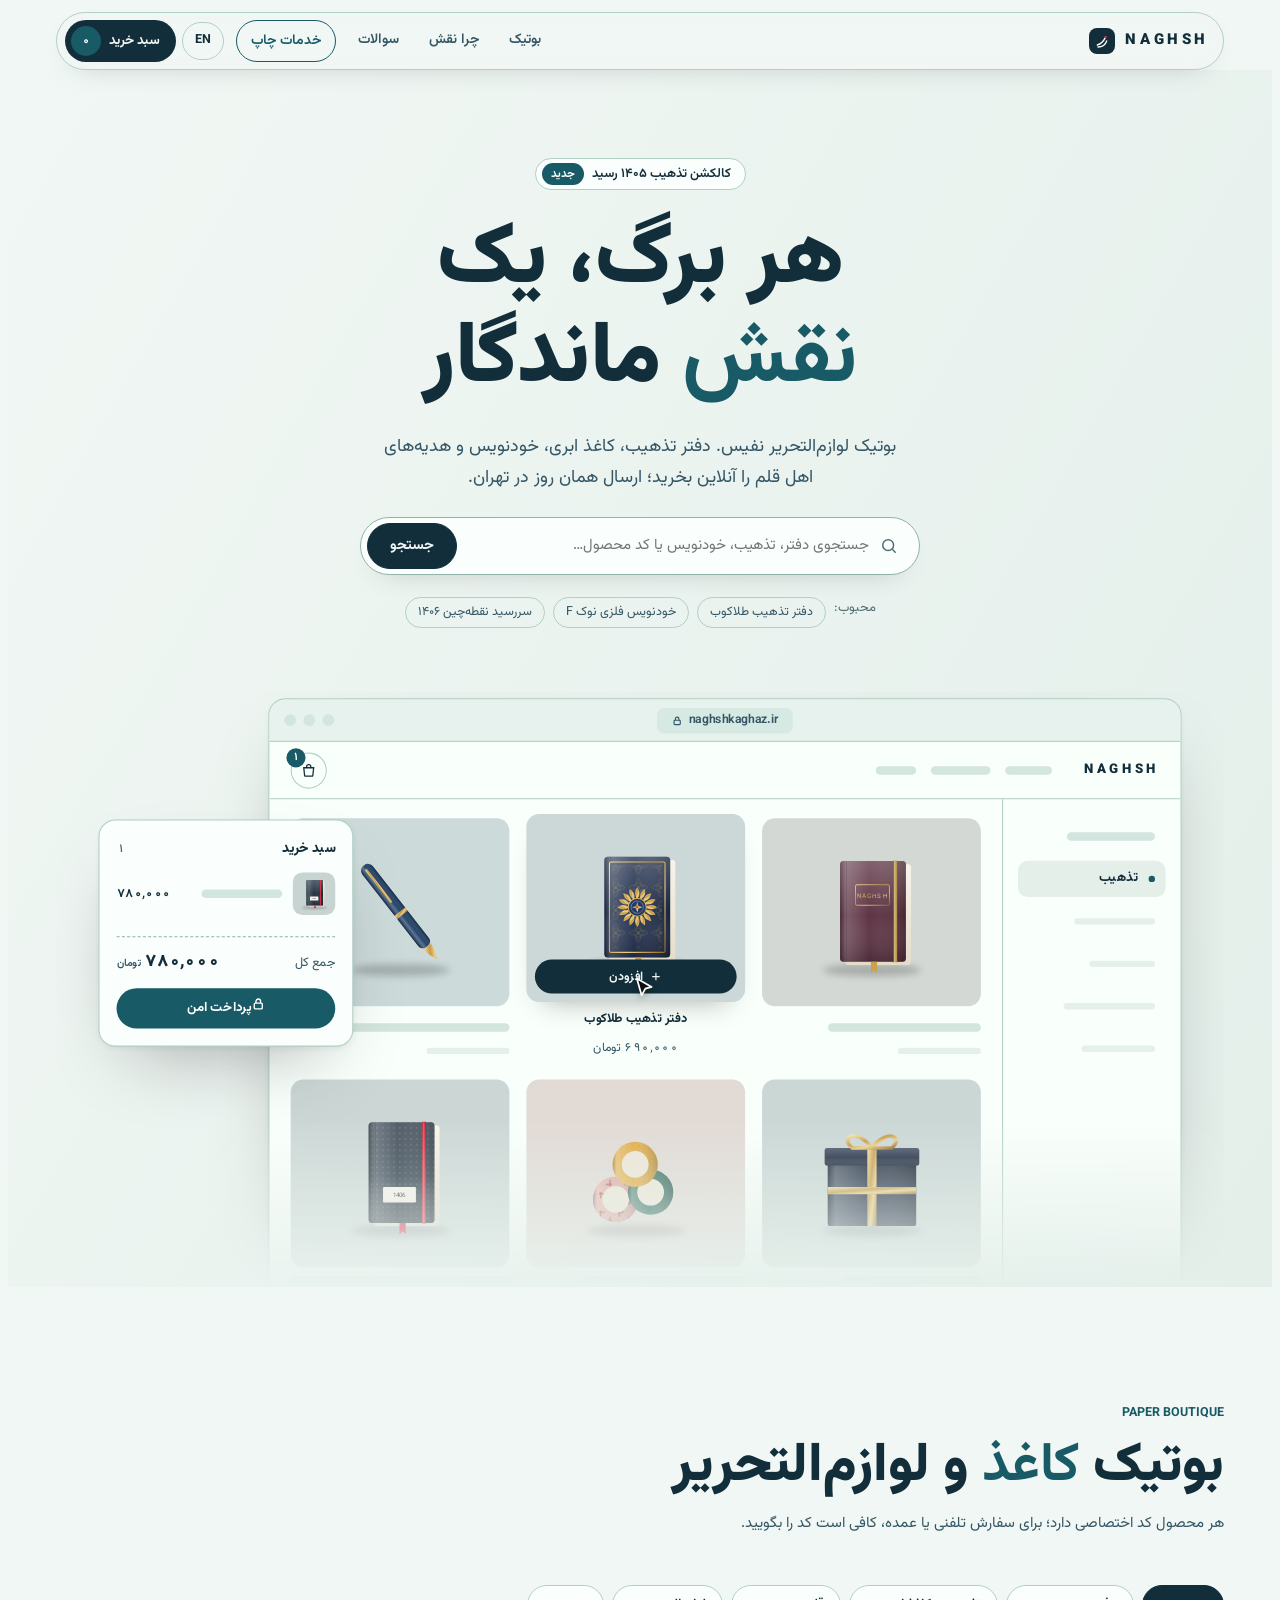
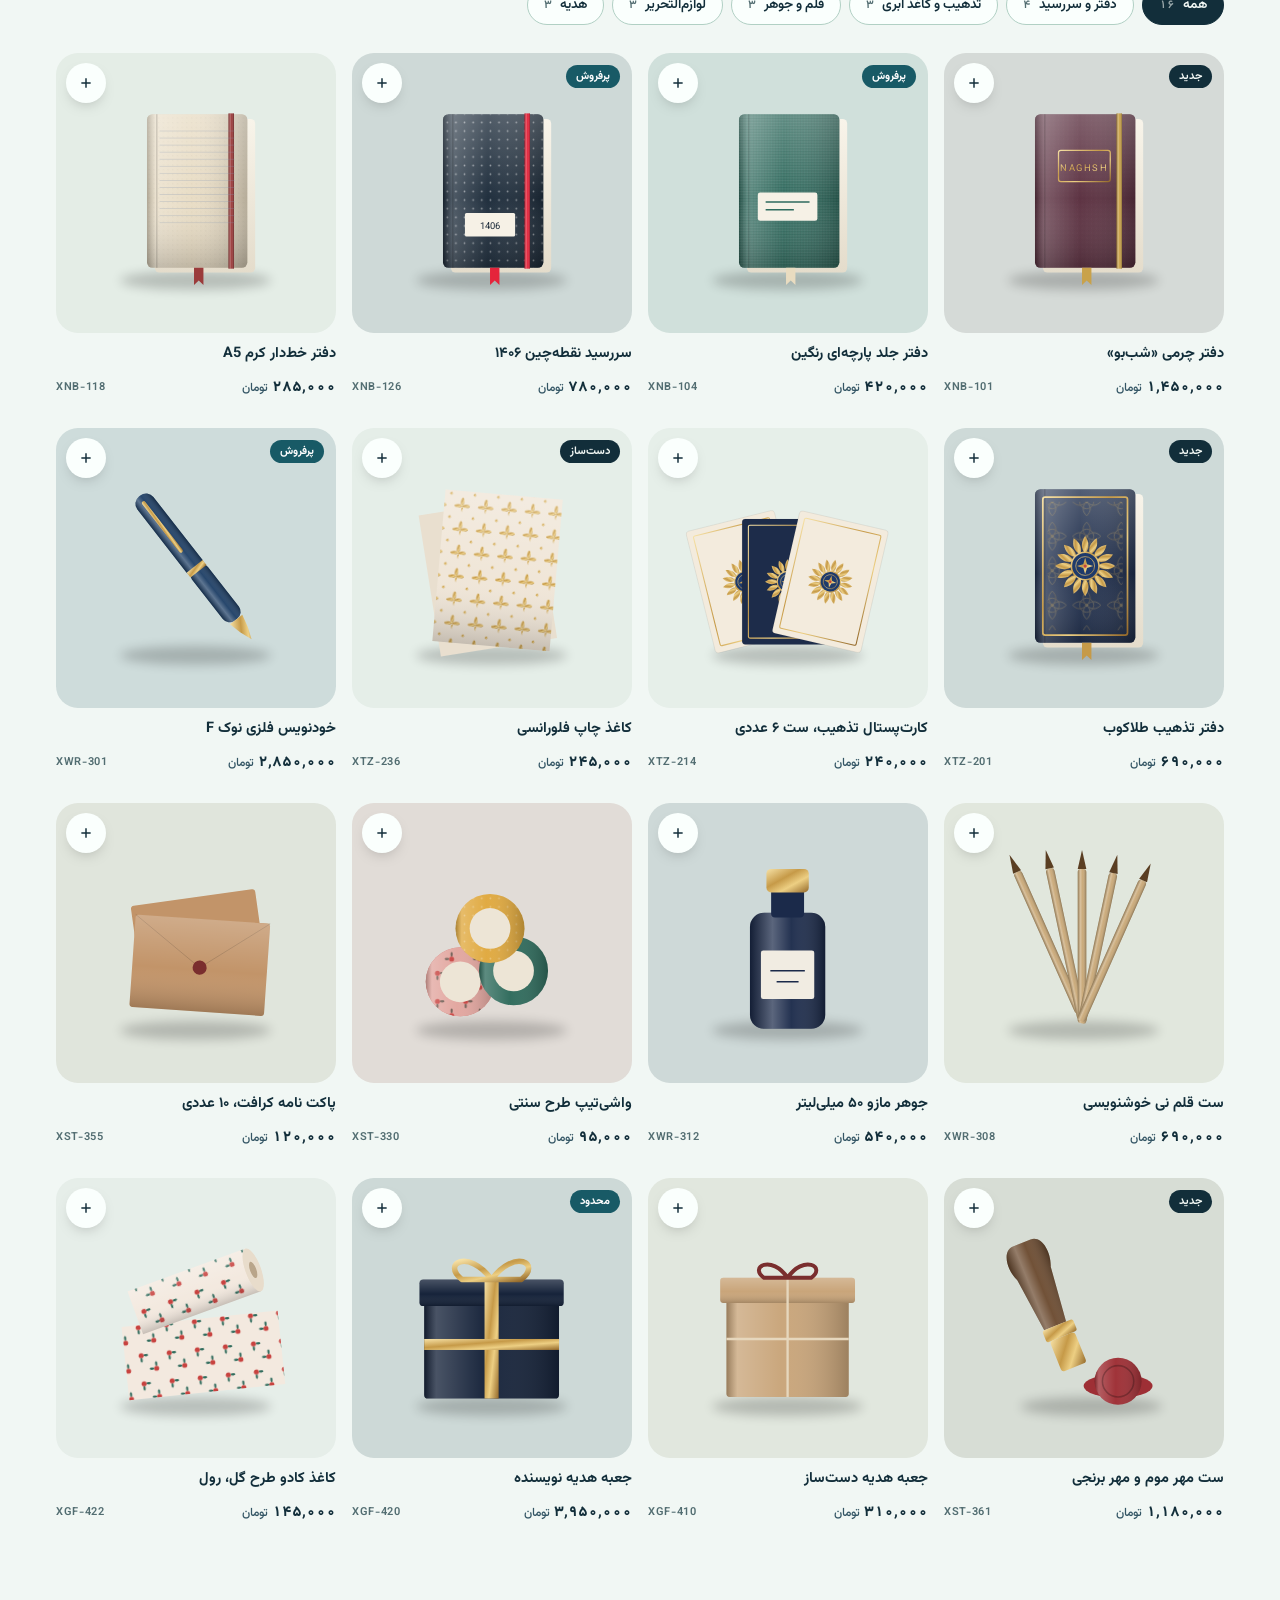
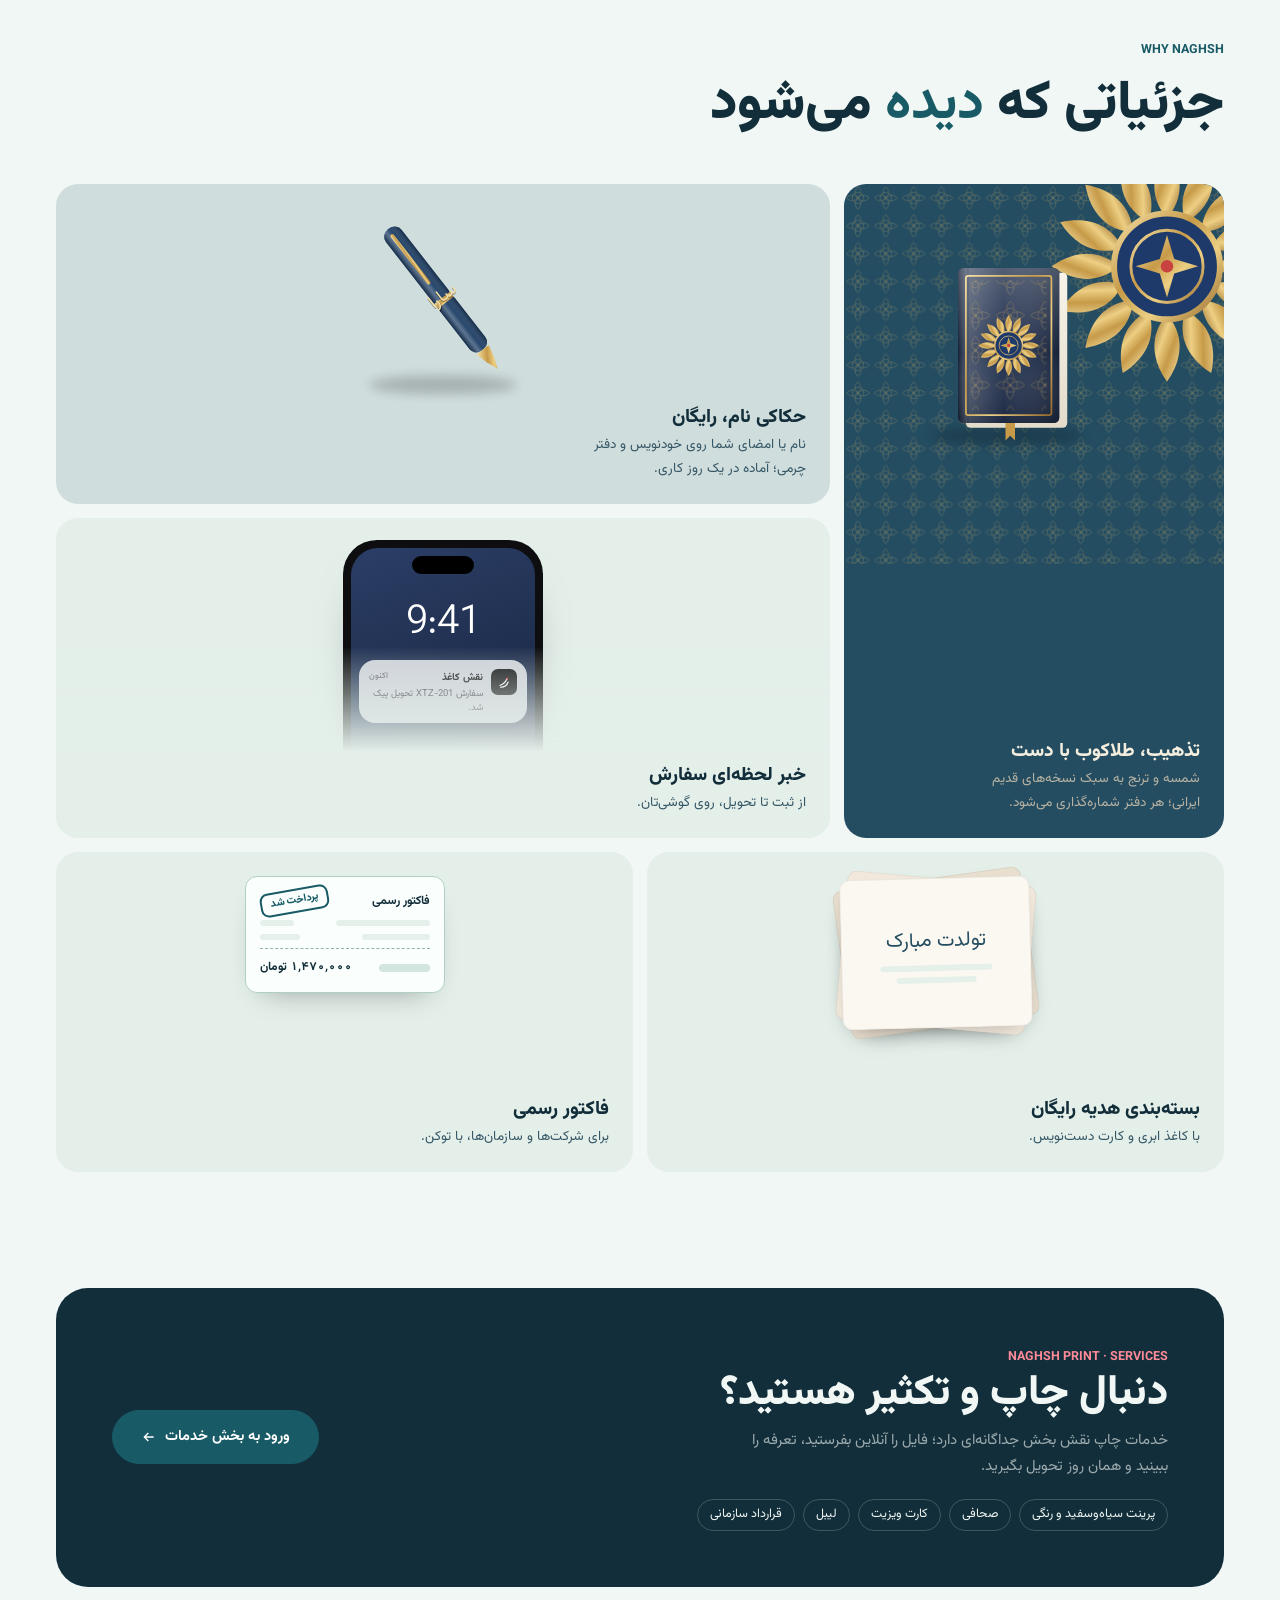
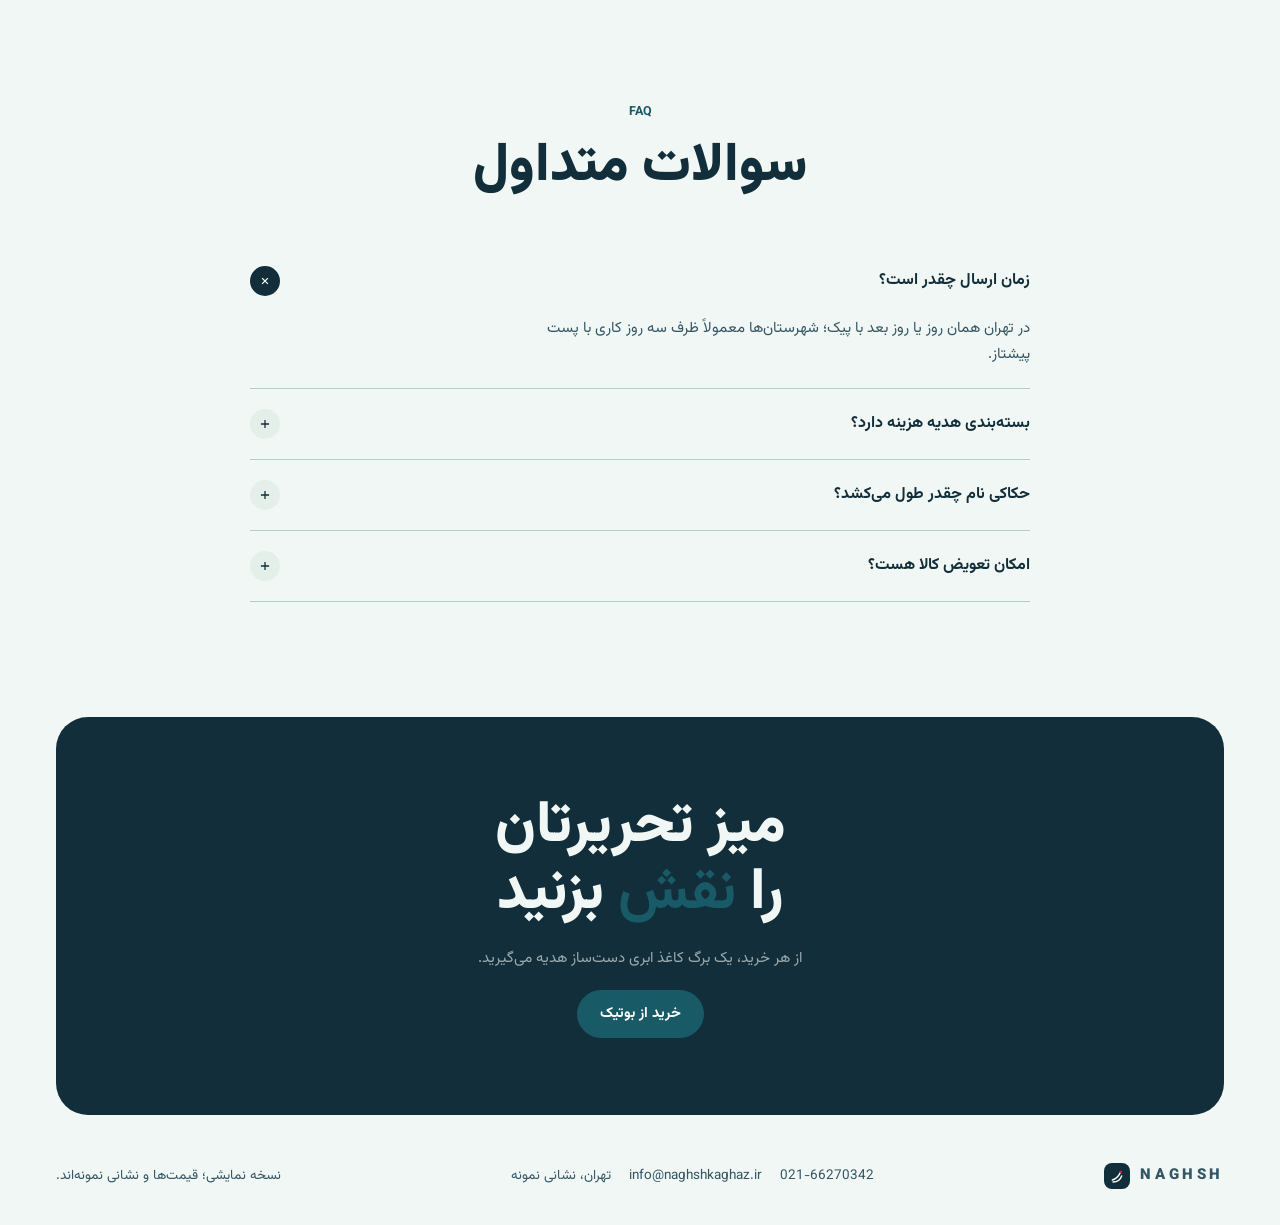
<file: naghsh-studio.html>
<!doctype html>
<html lang="fa" dir="rtl"><head>
<meta charset="utf-8">
<meta name="viewport" content="width=device-width, initial-scale=1, viewport-fit=cover">
<title>Naghsh Studio Edition</title>
<meta name="claude:viewport-fit-sides" content="cover">
<style>
/* Layout: product-led storefront (Stageshow rules). Bold type with one accent word, search up front, an animated faux shop window as hero, bento of small product scenes, catalogue, animated print-order scene + working quote. */
:root{
  --bg:#FFFFFF; --bg-2:#F5F5F3; --bg-3:#ECEBE7; --card:#FFFFFF; --ink:#0E0E10; --ink-2:#5E5E66; --ink-3:#9A9AA2;
  --line:#E6E5E1; --line-2:#D6D5D0; --bar:#E4E3DF; --bar-2:#EFEEEA; --red:#E5243B; --red-2:rgba(229,36,59,.10);
  --lapis:#1D2C4A; --gold:#C69A48; --ok:#16A34A; --win:#FFFFFF; --win-2:#FAFAF8; --shadow:0 30px 70px -30px rgba(14,14,16,.35),0 2px 6px rgba(14,14,16,.06);
  --f:'Vazirmatn',system-ui,-apple-system,'Segoe UI',Tahoma,sans-serif; --f-acc:'Noto Naskh Arabic','Instrument Serif',serif; --f-lat:'Instrument Serif',Georgia,serif;
  --r:22px; --ease:cubic-bezier(.22,.8,.2,1);
}
:root[lang="en"]{ --f-acc:'Instrument Serif',Georgia,serif }
@media (prefers-color-scheme: dark){ :root:not([data-theme="light"]){
  --bg:#0C0C0E; --bg-2:#141417; --bg-3:#1B1B1F; --card:#141417; --ink:#F3F3F1; --ink-2:#A3A3AB; --ink-3:#6E6E76;
  --line:#26262B; --line-2:#34343A; --bar:#2A2A30; --bar-2:#212126; --red:#FF4258; --red-2:rgba(255,66,88,.14);
  --win:#17171A; --win-2:#1C1C20; --shadow:0 30px 70px -30px rgba(0,0,0,.8),0 0 0 1px rgba(255,255,255,.04); color-scheme:dark } }
:root[data-theme="dark"]{
  --bg:#0C0C0E; --bg-2:#141417; --bg-3:#1B1B1F; --card:#141417; --ink:#F3F3F1; --ink-2:#A3A3AB; --ink-3:#6E6E76;
  --line:#26262B; --line-2:#34343A; --bar:#2A2A30; --bar-2:#212126; --red:#FF4258; --red-2:rgba(255,66,88,.14);
  --win:#17171A; --win-2:#1C1C20; --shadow:0 30px 70px -30px rgba(0,0,0,.8),0 0 0 1px rgba(255,255,255,.04); color-scheme:dark }
*{box-sizing:border-box}
html{scroll-behavior:smooth;scroll-padding-top:90px}
html,body{overflow-x:clip}
body{background:var(--bg);color:var(--ink);font-family:var(--f);font-size:15px;line-height:1.75;-webkit-font-smoothing:antialiased}
body::before{content:"";position:fixed;inset:0 0 auto;height:env(safe-area-inset-top,0px);z-index:40;background:var(--bg)}
h1,h2,h3{margin:0;line-height:1.15;letter-spacing:-.02em;font-weight:850;text-wrap:balance}
:root[lang="en"] h1,:root[lang="en"] h2{letter-spacing:-.035em}
em.acc{font-family:var(--f-acc);font-style:normal;font-weight:700;color:var(--red);letter-spacing:0}
:root[lang="en"] em.acc{font-style:italic;font-weight:400}
p{margin:0} a{color:inherit;text-decoration:none} button,input,select{font:inherit;color:inherit} button{cursor:pointer}
:focus-visible{outline:2px solid var(--red);outline-offset:3px;border-radius:8px}
.wrap{max-width:1200px;margin-inline:auto;padding-left:max(16px,env(safe-area-inset-left,0px));padding-right:max(16px,env(safe-area-inset-right,0px))}
.num{font-variant-numeric:tabular-nums}
.btn{display:inline-flex;align-items:center;justify-content:center;gap:8px;height:48px;padding:0 22px;border-radius:999px;border:1px solid var(--line-2);background:var(--card);font-weight:700;font-size:14.5px;transition:transform .2s var(--ease),background .2s,border-color .2s;white-space:nowrap}
.btn:hover{border-color:var(--ink)}
.btn:active{transform:scale(.97)}
.btn.ink{background:var(--ink);color:var(--bg);border-color:var(--ink)}
.btn.ink:hover{background:var(--red);border-color:var(--red);color:#fff}
.btn svg{width:16px;height:16px}
:root[dir="ltr"] .flip{transform:scaleX(-1)}
.pill{display:inline-flex;align-items:center;gap:8px;height:32px;padding:0 6px 0 14px;border:1px solid var(--line);border-radius:999px;font-size:13px;font-weight:600;background:var(--card)}
:root[dir="rtl"] .pill{padding:0 14px 0 6px}
.pill b{background:var(--red);color:#fff;border-radius:999px;padding:1px 9px;font-size:11.5px}

/* nav: floating pill */
.navbar{position:sticky;top:calc(env(safe-area-inset-top,0px) + 12px);z-index:30;margin-top:12px}
.nav{display:flex;align-items:center;gap:6px;height:58px;padding:0 8px 0 8px;border-radius:999px;background:color-mix(in srgb,var(--bg) 78%,transparent);backdrop-filter:blur(16px) saturate(1.5);-webkit-backdrop-filter:blur(16px) saturate(1.5);border:1px solid var(--line);box-shadow:0 10px 30px -18px rgba(0,0,0,.25)}
.brand{display:flex;align-items:center;gap:10px;padding-inline:12px 6px;font-weight:900;letter-spacing:.24em;font-size:15px;direction:ltr}
.brand i{width:26px;height:26px;border-radius:8px;background:var(--ink);display:grid;place-items:center}
.brand i svg{width:16px;height:16px}
.links{display:flex;gap:2px;margin-inline-start:auto}
.links a{padding:8px 14px;border-radius:999px;font-size:14px;font-weight:600;color:var(--ink-2)}
.links a:hover,.links a[aria-current]{color:var(--ink);background:var(--bg-2)}
.langbtn{height:38px;min-width:42px;border-radius:999px;border:1px solid var(--line);background:none;font-weight:700;font-size:12.5px;padding:0 10px}
.cartbtn{display:inline-flex;align-items:center;gap:8px;height:42px;padding:0 6px 0 16px;border-radius:999px;background:var(--ink);color:var(--bg);border:0;font-weight:700;font-size:13.5px}
:root[dir="rtl"] .cartbtn{padding:0 16px 0 6px}
.cartbtn .n{min-width:30px;height:30px;border-radius:999px;background:var(--red);color:#fff;display:grid;place-items:center;font-size:12px}
[hidden]{display:none!important}
.links a.door{border:1px solid var(--red);color:var(--red);margin-inline-start:6px}
.links a.door:hover{background:var(--red);color:#fff}
@media (max-width:820px){ .links a:not(.door){display:none} .links a.door{font-size:12.5px;padding:7px 12px;margin:0} .cartbtn .t{display:none} .cartbtn{padding:0 6px!important} .nav>.sp{display:none} }
.doorband{border-radius:32px;background:var(--ink);color:var(--bg);padding:clamp(28px,5vw,56px);display:grid;grid-template-columns:1fr auto;gap:24px;align-items:center}
.doorband h2{font-size:clamp(26px,3.6vw,42px)}
.doorband p{color:color-mix(in srgb,var(--bg) 62%,transparent);margin-top:10px;max-width:52ch}
.doorband .btn{background:var(--red);border-color:var(--red);color:#fff;height:54px;padding:0 28px}
.doorband ul{list-style:none;margin:18px 0 0;padding:0;display:flex;flex-wrap:wrap;gap:8px}
.doorband li{border:1px solid color-mix(in srgb,var(--bg) 20%,transparent);border-radius:999px;padding:4px 12px;font-size:12.5px}
@media (max-width:720px){ .doorband{grid-template-columns:1fr} }
.backl{display:inline-flex;align-items:center;gap:8px;font-weight:700;font-size:14px;color:var(--ink-2);margin-bottom:18px}
.backl:hover{color:var(--red)}
:root[dir="rtl"] .rflip{transform:scaleX(-1)}
.engr{position:absolute;top:0;inset-inline:0;height:230px;display:grid;place-items:center}
.engr svg{height:100%;width:auto}
.eng{position:absolute;top:96px;left:50%;translate:-50% 0;rotate:-38deg;font-family:var(--f-acc);font-size:19px;color:#F3DFA6;text-shadow:0 1px 0 rgba(0,0,0,.4);pointer-events:none}

/* hero */
.hero{padding-block:clamp(48px,7vw,88px) 0;text-align:center}
.hero .in{display:grid;justify-items:center;gap:22px}
.hero h1{font-size:clamp(40px,7vw,86px);max-width:15ch}
.hero .lede{font-size:clamp(15px,1.4vw,18px);color:var(--ink-2);max-width:52ch}
.search{display:flex;align-items:center;gap:8px;width:min(560px,100%);height:58px;padding:0 6px 0 6px;border-radius:999px;border:1px solid var(--line-2);background:var(--card);box-shadow:0 12px 30px -20px rgba(0,0,0,.3)}
.search svg{width:20px;height:20px;color:var(--ink-3);margin-inline-start:14px;flex:none}
.search input{flex:1;min-width:0;border:0;background:none;font-size:15px;height:100%}
.search input:focus{outline:none}
.search .btn{height:46px}
.quick{display:flex;flex-wrap:wrap;justify-content:center;gap:8px;font-size:13px;color:var(--ink-3)}
.quick button{border:1px solid var(--line);background:none;border-radius:999px;padding:4px 12px;font-size:12.5px;color:var(--ink-2)}
.quick button:hover{border-color:var(--ink);color:var(--ink)}

/* ===== stage (faux product UI) ===== */
.stage-box{position:relative;width:100%;margin-inline:auto;overflow:hidden}
.stage{position:absolute;top:0;inset-inline-start:0;transform-origin:top right;--k:1}
:root[dir="ltr"] .stage{transform-origin:top left}
.fade-foot{-webkit-mask-image:linear-gradient(to bottom,#000 72%,transparent 100%);mask-image:linear-gradient(to bottom,#000 72%,transparent 100%)}
.win{position:absolute;background:var(--win);border-radius:16px;box-shadow:var(--shadow);overflow:hidden;border:1px solid var(--line)}
.chrome{height:40px;display:flex;align-items:center;gap:14px;padding:0 14px;border-bottom:1px solid var(--line);background:var(--win-2);direction:ltr}
.chrome .dots{display:flex;gap:7px}
.chrome .dots i{width:11px;height:11px;border-radius:50%;background:var(--bar)}
.chrome .url{flex:1;display:flex;justify-content:center}
.chrome .url span{height:24px;padding:0 14px;border-radius:7px;background:var(--bg-3);display:inline-flex;align-items:center;gap:6px;font-size:11.5px;color:var(--ink-2);font-weight:600}
.chrome .url svg{width:10px;height:10px}
.bar{display:block;height:8px;border-radius:5px;background:var(--bar)}
.bar.s{height:6px;background:var(--bar-2)}
.ahead{height:54px;display:flex;align-items:center;gap:18px;padding:0 20px;border-bottom:1px solid var(--line)}
.ahead .lg{font-weight:900;letter-spacing:.24em;font-size:12.5px;direction:ltr}
.ahead .navb{display:flex;gap:14px;margin-inline-start:12px}
.ahead .cart{margin-inline-start:auto;position:relative;width:34px;height:34px;border-radius:50%;border:1px solid var(--line);display:grid;place-items:center}
.ahead .cart svg{width:16px;height:16px}
.ahead .cart b{position:absolute;top:-5px;inset-inline-end:-5px;min-width:18px;height:18px;border-radius:9px;background:var(--red);color:#fff;font-size:10.5px;display:grid;place-items:center;overflow:hidden}
.abody{display:grid;grid-template-columns:168px 1fr;height:calc(100% - 94px)}
.aside{border-inline-end:1px solid var(--line);padding:18px 14px;display:grid;gap:6px;align-content:start}
.aside .it{height:34px;border-radius:9px;display:flex;align-items:center;gap:10px;padding:0 10px}
.aside .it.on{background:var(--bg-2);font-weight:700;font-size:12.5px}
.aside .it.on i{width:6px;height:6px;border-radius:50%;background:var(--red)}
.amain{padding:18px 20px;display:grid;grid-template-columns:repeat(3,1fr);gap:16px;align-content:start}
.tilep{display:grid;gap:8px;transition:transform .5s var(--ease)}
.tilep .ph{aspect-ratio:1/.86;border-radius:12px;background:color-mix(in srgb,var(--tint) 12%,var(--bg-2));display:grid;place-items:center;overflow:hidden;position:relative}
.tilep .ph svg{width:82%;height:82%}
.tilep .nm{font-size:12px;font-weight:700;line-height:1.4}
.tilep .pr{font-size:11.5px;color:var(--ink-2)}
.tilep.hover{transform:translateY(-4px)}
.tilep.hover .ph{box-shadow:0 14px 26px -16px rgba(0,0,0,.35)}
.addb{position:absolute;bottom:8px;inset-inline:8px;height:32px;border-radius:999px;background:var(--ink);color:var(--bg);font-size:11.5px;font-weight:700;display:flex;align-items:center;justify-content:center;gap:6px;transition:background .3s,transform .15s}
.tilep .ph .addb svg{width:12px;height:12px}
.addb .lab{align-items:center;gap:6px}
.addb.press{transform:scale(.94)}
.addb.done{background:var(--ok);color:#fff}
.addb .lab{display:inline-flex;transition:opacity .2s,transform .3s var(--ease)}
.sat{position:absolute;background:var(--card);border-radius:16px;box-shadow:var(--shadow);border:1px solid var(--line)}
.rcpt{padding:16px;display:grid;gap:10px}
.rcpt h4{margin:0;font-size:13px;font-weight:800;display:flex;justify-content:space-between;align-items:center}
.rcpt h4 span{font-size:11px;color:var(--ink-3);font-weight:600}
.rl{display:grid;grid-template-columns:40px 1fr auto;gap:10px;align-items:center}
.rl .th{width:40px;height:40px;border-radius:9px;background:color-mix(in srgb,var(--tint) 14%,var(--bg-2));display:grid;place-items:center;overflow:hidden}
.rl .th svg{width:92%;height:92%}
.rl b{font-size:11.5px;font-weight:700;line-height:1.35}
.rl .pr{font-size:11.5px;font-weight:700}
.coll{display:grid;grid-template-rows:0fr;transition:grid-template-rows .55s var(--ease),opacity .4s;opacity:0}
.coll>div{overflow:hidden}
.coll.open{grid-template-rows:1fr;opacity:1}
.rtot{display:flex;justify-content:space-between;align-items:baseline;border-top:1px dashed var(--line-2);padding-top:10px;font-size:12px;color:var(--ink-2)}
.rtot b{font-size:16px;color:var(--ink);font-weight:900}
.payb{height:38px;border-radius:999px;background:var(--red);color:#fff;font-weight:700;font-size:12.5px;display:flex;align-items:center;justify-content:center;gap:6px;transition:background .3s,transform .15s}
.payb.press{transform:scale(.95)} .payb.done{background:var(--ok)}
.payb svg{width:13px;height:13px}
.chipfly{position:absolute;width:44px;height:44px;border-radius:12px;background:var(--card);box-shadow:0 10px 24px -10px rgba(0,0,0,.4);display:grid;place-items:center;opacity:0;pointer-events:none;z-index:5}
.chipfly svg{width:90%;height:90%}
.cursor{position:absolute;top:0;left:0;width:24px;height:24px;z-index:10;pointer-events:none;transition:transform 0s;filter:drop-shadow(0 2px 3px rgba(0,0,0,.3))}
.cursor svg{width:100%;height:100%;transition:transform .12s}
.cursor.down svg{transform:scale(.85)}
.toastw{position:absolute;bottom:20px;left:50%;translate:-50% 0;background:var(--ink);color:var(--bg);border-radius:999px;padding:7px 14px;font-size:11.5px;font-weight:700;display:flex;gap:7px;align-items:center;opacity:0;transform:translateY(10px);transition:opacity .3s,transform .4s var(--ease);white-space:nowrap}
.toastw.on{opacity:1;transform:none}
.toastw svg{width:12px;height:12px;color:#4ADE80}
/* print scene */
.pform{display:grid;grid-template-columns:1.15fr .85fr;height:calc(100% - 94px)}
.pform .l{padding:22px;display:grid;gap:16px;align-content:start}
.lbl{font-size:11.5px;font-weight:700;color:var(--ink-2)}
.dz{height:92px;border:1.5px dashed var(--line-2);border-radius:14px;display:grid;place-items:center;transition:border-color .2s,background .2s;position:relative;overflow:hidden}
.dz.over{border-color:var(--red);background:var(--red-2)}
.dz .empty{display:flex;align-items:center;gap:10px;color:var(--ink-3);font-size:12px;transition:opacity .2s}
.dz .empty svg{width:18px;height:18px}
.frow{position:absolute;inset:12px;display:grid;grid-template-columns:38px 1fr auto;align-items:center;gap:10px;background:var(--bg-2);border-radius:10px;padding:0 12px;opacity:0;transform:translateY(6px);transition:opacity .3s,transform .4s var(--ease)}
.frow.on{opacity:1;transform:none}
.frow .fi{width:30px;height:36px;border-radius:5px;background:var(--red);color:#fff;font-size:8.5px;font-weight:800;display:grid;place-items:end center;padding-bottom:4px;direction:ltr}
.frow b{font-size:12px;display:block;line-height:1.3}
.frow small{font-size:10.5px;color:var(--ink-3)}
.prog{height:4px;border-radius:4px;background:var(--bar);overflow:hidden;margin-top:4px}
.prog i{display:block;height:100%;width:0;background:var(--red);border-radius:inherit;transition:width 1.1s var(--ease)}
.frow .ok{width:22px;height:22px;border-radius:50%;background:var(--ok);color:#fff;display:grid;place-items:center;opacity:0;transform:scale(.6);transition:opacity .25s,transform .35s var(--ease)}
.frow .ok.on{opacity:1;transform:none}
.frow .ok svg{width:12px;height:12px}
.segw{display:flex;gap:6px}
.segw span{height:34px;padding:0 14px;border:1px solid var(--line-2);border-radius:10px;display:grid;place-items:center;font-size:11.5px;font-weight:700;transition:background .25s,color .25s,border-color .25s}
.segw span.on{background:var(--ink);color:var(--bg);border-color:var(--ink)}
.segw span.press{transform:scale(.95)}
.fld{height:38px;border:1px solid var(--line-2);border-radius:10px;display:flex;align-items:center;padding:0 12px;font-weight:800;font-size:13px;gap:2px}
.fld .caret{width:1.5px;height:16px;background:var(--red);animation:blink 1s steps(1) infinite;opacity:0}
.fld.typing .caret{opacity:1}
@keyframes blink{50%{visibility:hidden}}
.pform .r{background:var(--ink);color:var(--bg);padding:22px;display:grid;gap:10px;align-content:start}
.pform .r .lbl{color:color-mix(in srgb,var(--bg) 55%,transparent)}
.srw{display:flex;justify-content:space-between;font-size:11.5px;padding-block:7px;border-bottom:1px solid color-mix(in srgb,var(--bg) 12%,transparent)}
.srw span{color:color-mix(in srgb,var(--bg) 60%,transparent)}
.big{font-size:28px;font-weight:900;line-height:1.2;margin-top:6px}
.hintp{font-size:11px;background:color-mix(in srgb,var(--red) 24%,transparent);border-radius:9px;padding:8px 10px;line-height:1.6;opacity:0;transition:opacity .4s}
.hintp.on{opacity:1}
.subb{height:38px;border-radius:999px;background:var(--red);color:#fff;font-weight:700;font-size:12.5px;display:flex;align-items:center;justify-content:center;gap:6px;transition:background .3s,transform .15s;margin-top:4px}
.subb.press{transform:scale(.95)} .subb.done{background:var(--ok)}
.subb svg{width:13px;height:13px}
.fileflt{position:absolute;display:flex;align-items:center;gap:8px;background:var(--card);border-radius:10px;padding:8px 12px 8px 8px;box-shadow:0 16px 30px -14px rgba(0,0,0,.45);font-size:11.5px;font-weight:700;z-index:6;transition:opacity .25s}
.fileflt .fi{width:24px;height:30px;border-radius:4px;background:var(--red);color:#fff;font-size:7.5px;font-weight:800;display:grid;place-items:end center;padding-bottom:3px;direction:ltr}
.notif{position:absolute;padding:12px 14px;display:grid;grid-template-columns:34px 1fr;gap:10px;align-items:center;border-radius:18px;background:color-mix(in srgb,var(--card) 88%,transparent);backdrop-filter:blur(12px);opacity:0;transform:translateY(-14px) scale(.97);transition:opacity .4s,transform .55s var(--ease)}
.notif.on{opacity:1;transform:none}
.notif .ap{width:34px;height:34px;border-radius:9px;background:var(--ink);display:grid;place-items:center}
.notif .ap svg{width:18px;height:18px}
.notif b{font-size:12px;display:flex;justify-content:space-between;gap:8px}
.notif b small{font-weight:500;color:var(--ink-3);font-size:10.5px}
.notif p{font-size:11.5px;color:var(--ink-2);line-height:1.5}

/* sections */
.sec{padding-block:clamp(64px,9vw,120px)}
.head{display:grid;gap:12px;margin-bottom:clamp(28px,4vw,48px);max-width:640px}
.head.c{text-align:center;justify-items:center;margin-inline:auto}
.head h2{font-size:clamp(30px,4.4vw,54px)}
.head p{color:var(--ink-2)}
.tag{font-size:12.5px;font-weight:700;color:var(--red)}
/* bento */
.bento{display:grid;grid-template-columns:repeat(6,1fr);grid-auto-rows:minmax(320px,auto);gap:14px}
.bt{position:relative;border-radius:var(--r);background:var(--bg-2);overflow:hidden;padding:24px;display:flex;flex-direction:column;justify-content:flex-end;min-height:320px;isolation:isolate}
.bt h3{font-size:19px;font-weight:800}
.bt p{font-size:13.5px;color:var(--ink-2);margin-top:4px;max-width:30ch}
.bt .scene{position:absolute;inset:0;z-index:-1}
.b1{grid-column:span 3;grid-row:span 2;background:var(--lapis);color:#F4EEDF}
.b1 p{color:#B9B3A2}
.b2{grid-column:span 3}
.b3,.b4,.b5{grid-column:span 3}
.b4,.b5{grid-column:span 3}
@media (min-width:1100px){ .b1{grid-column:span 2} .b2,.b3{grid-column:span 4} .b4,.b5{grid-column:span 3} }
@media (max-width:900px){ .bento{grid-template-columns:1fr 1fr} .b1{grid-column:span 2;grid-row:auto;min-height:420px} .b2{grid-column:span 2} .b3,.b4,.b5{grid-column:span 1} .b5{grid-column:span 2} }
@media (max-width:520px){ .bento{grid-template-columns:1fr} .b1,.b2,.b3,.b4,.b5{grid-column:auto} }
.tiers{position:absolute;top:28px;inset-inline:24px;display:flex;align-items:flex-end;gap:10px;height:120px}
.tiers div{flex:1;border-radius:10px 10px 4px 4px;background:var(--bar);position:relative;transition:height .8s var(--ease)}
.tiers div.best{background:var(--red)}
.tiers div span{position:absolute;top:-22px;inset-inline:0;text-align:center;font-size:12px;font-weight:800}
.bigstat{font-size:clamp(34px,4vw,48px);font-weight:900;line-height:1.1;letter-spacing:-.02em}
.bigstat small{font-size:14px;font-weight:600;color:var(--ink-2);letter-spacing:0}
.phone{position:absolute;top:22px;left:50%;translate:-50% 0;width:200px;height:300px;border-radius:34px;background:#0E0E10;padding:8px;box-shadow:0 30px 50px -30px rgba(0,0,0,.6)}
.phone .scr{width:100%;height:100%;border-radius:27px;background:linear-gradient(160deg,#2B3E66,#1D2C4A 55%,#3A2440);position:relative;overflow:hidden}
.phone .isl{position:absolute;top:8px;left:50%;translate:-50% 0;width:62px;height:18px;border-radius:12px;background:#000}
.phone .tm{position:absolute;top:40px;inset-inline:0;text-align:center;color:#fff;font-size:40px;font-weight:300;letter-spacing:-.02em;direction:ltr}
.phone .nt{position:absolute;top:112px;inset-inline:8px;background:rgba(255,255,255,.78);backdrop-filter:blur(10px);border-radius:16px;padding:9px 10px;display:grid;grid-template-columns:26px 1fr;gap:8px;color:#0E0E10}
.phone .nt i{width:26px;height:26px;border-radius:7px;background:#0E0E10;display:grid;place-items:center}
.phone .nt i svg{width:14px;height:14px}
.phone .nt b{font-size:10px;display:flex;justify-content:space-between}
.phone .nt b small{font-weight:500;color:#6b6b72}
.phone .nt p{font-size:9.5px;color:#3d3d44;line-height:1.45;margin:0}
.b3 .fadeb{position:absolute;inset:auto 0 0 0;height:60%;background:linear-gradient(to top,var(--bg-2) 45%,transparent);z-index:0}
.b3>div:last-child{position:relative;z-index:1}
.stackc{position:absolute;top:26px;left:50%;width:190px;height:150px;translate:-50% 0}
.stackc div{position:absolute;inset:0;border-radius:10px;background:#FBF8F1;border:1px solid rgba(0,0,0,.06);box-shadow:0 10px 24px -14px rgba(0,0,0,.35)}
.stackc div:nth-child(1){transform:rotate(-8deg);background:#E9DFCF}
.stackc div:nth-child(2){transform:rotate(5deg);background:#F2E9DC}
.stackc div:nth-child(3){transform:rotate(-1.5deg);display:grid;align-content:center;justify-items:center;gap:6px;padding:14px}
.stackc .hand{font-family:var(--f-acc);font-size:20px;color:var(--lapis)}
.rec{position:absolute;top:24px;left:50%;translate:-50% 0;width:200px;background:var(--card);border-radius:12px;padding:14px;display:grid;gap:8px;box-shadow:0 14px 30px -18px rgba(0,0,0,.4);border:1px solid var(--line)}
.rec b{font-size:12px} .rec .row{display:flex;justify-content:space-between;align-items:center;gap:10px}
.rec .stamp{position:absolute;top:12px;inset-inline-end:14px;border:2px solid var(--red);color:var(--red);border-radius:8px;padding:1px 8px;font-size:10.5px;font-weight:800;transform:rotate(-10deg)}
/* catalogue */
.cats{display:flex;gap:8px;overflow-x:auto;scrollbar-width:none;padding-bottom:4px;margin-bottom:24px}
.cats button{white-space:nowrap;height:40px;padding:0 16px;border-radius:999px;border:1px solid var(--line);background:var(--card);font-weight:600;font-size:13.5px;display:inline-flex;gap:8px;align-items:center}
.cats button small{color:var(--ink-3);font-size:11.5px}
.cats button[aria-pressed="true"]{background:var(--ink);color:var(--bg);border-color:var(--ink)}
.cats button[aria-pressed="true"] small{color:color-mix(in srgb,var(--bg) 60%,transparent)}
.grid{display:grid;grid-template-columns:repeat(4,minmax(0,1fr));gap:28px 16px}
@media (max-width:1000px){ .grid{grid-template-columns:repeat(3,minmax(0,1fr))} }
@media (max-width:680px){ .grid{grid-template-columns:repeat(2,minmax(0,1fr));gap:22px 12px} }
.card{display:grid;gap:10px;min-width:0;position:relative}
.card .ph{aspect-ratio:1/1;max-width:100%;border-radius:var(--r);background:color-mix(in srgb,var(--tint) 11%,var(--bg-2));display:grid;place-items:center;overflow:hidden;border:0;padding:0;width:100%}
.card .ph svg{width:84%;height:84%;transition:transform .7s var(--ease)}
.card:hover .ph svg{transform:scale(1.05) translateY(-4px)}
.card h3{font-size:14.5px;font-weight:700;line-height:1.5}
.card .meta{display:flex;justify-content:space-between;align-items:center;gap:8px}
.card .meta span{font-size:11px;color:var(--ink-3);direction:ltr;font-weight:600;letter-spacing:.06em}
.card .pr{font-weight:800;font-size:14.5px}
.card .pr small{font-weight:500;color:var(--ink-2);font-size:12px}
.card .add{position:absolute;top:10px;inset-inline-end:10px;width:40px;height:40px;border-radius:50%;border:0;background:var(--card);box-shadow:0 6px 16px -8px rgba(0,0,0,.35);display:grid;place-items:center;transition:background .2s,color .2s,transform .2s}
.card .add:hover{background:var(--ink);color:var(--bg);transform:scale(1.06)}
.card .add svg{width:16px;height:16px}
.flag{position:absolute;top:12px;inset-inline-start:12px;font-size:11px;font-weight:700;padding:2px 10px;border-radius:999px;background:var(--ink);color:var(--bg)}
.flag.red{background:var(--red);color:#fff}
.nores{grid-column:1/-1;text-align:center;color:var(--ink-2);padding:48px;border:1px dashed var(--line-2);border-radius:var(--r)}
/* print section */
.print{background:var(--bg-2)}
.calc{display:grid;grid-template-columns:1fr 1fr;gap:16px;margin-top:clamp(28px,4vw,48px)}
.cbox{background:var(--card);border:1px solid var(--line);border-radius:var(--r);padding:24px;display:grid;gap:18px;min-width:0}
.cbox h3{font-size:18px}
.seg{display:flex;flex-wrap:wrap;gap:6px}
.seg label{position:relative}
.seg input{position:absolute;inset:0;opacity:0;margin:0;cursor:pointer}
.seg span{display:grid;place-items:center;height:42px;padding:0 14px;border:1px solid var(--line-2);border-radius:12px;font-size:13.5px;font-weight:700;transition:background .2s,color .2s}
.seg input:checked+span{background:var(--ink);color:var(--bg);border-color:var(--ink)}
.seg input:focus-visible+span{outline:2px solid var(--red);outline-offset:2px}
.two{display:grid;grid-template-columns:1fr 1fr;gap:12px}
.fieldx{display:grid;gap:6px}
.fieldx label,.glbl{font-size:12.5px;font-weight:700;color:var(--ink-2)}
.fieldx input{height:44px;border-radius:12px;border:1px solid var(--line-2);background:var(--card);padding:0 14px;font-weight:800;font-size:15px;width:100%}
.out{background:var(--ink);color:var(--bg);border-color:var(--ink)}
.out .lbl2{font-size:12.5px;color:color-mix(in srgb,var(--bg) 60%,transparent)}
.out .tot{font-size:clamp(32px,4vw,44px);font-weight:900;line-height:1.1}
.out .rows{display:grid;gap:0}
.out .rows div{display:flex;justify-content:space-between;font-size:13.5px;padding-block:9px;border-bottom:1px solid color-mix(in srgb,var(--bg) 12%,transparent)}
.out .rows span{color:color-mix(in srgb,var(--bg) 60%,transparent)}
.out .up{background:color-mix(in srgb,var(--red) 22%,transparent);border-radius:12px;padding:10px 12px;font-size:13px}
.out .up b{color:#FF8A98}
.out .btn{background:var(--red);border-color:var(--red);color:#fff}
@media (max-width:820px){ .calc{grid-template-columns:1fr} }
@media (max-width:420px){ .two{grid-template-columns:1fr} }
/* faq + footer */
.faq{max-width:780px;margin-inline:auto}
details{border-bottom:1px solid var(--line)}
summary{list-style:none;display:flex;justify-content:space-between;align-items:center;gap:16px;padding-block:20px;font-weight:700;font-size:16px;cursor:pointer}
summary::-webkit-details-marker{display:none}
summary i{width:30px;height:30px;border-radius:50%;background:var(--bg-2);display:grid;place-items:center;flex:none;transition:transform .3s var(--ease)}
summary i svg{width:14px;height:14px}
details[open] summary i{transform:rotate(45deg);background:var(--ink);color:var(--bg)}
details p{padding-bottom:20px;color:var(--ink-2);max-width:62ch}
.cta{border-radius:32px;background:var(--ink);color:var(--bg);padding:clamp(36px,6vw,80px);text-align:center;display:grid;justify-items:center;gap:18px}
.cta h2{font-size:clamp(30px,4.6vw,58px);max-width:16ch}
.cta p{color:color-mix(in srgb,var(--bg) 62%,transparent);max-width:46ch}
.cta .btn{border-color:var(--bg)}
.cta .btn.red{background:var(--red);border-color:var(--red);color:#fff}
footer{padding-block:48px 28px;color:var(--ink-2);font-size:13.5px}
footer .row{display:flex;flex-wrap:wrap;justify-content:space-between;gap:20px;align-items:center}
footer .links2{display:flex;flex-wrap:wrap;gap:18px}
footer .ltr{direction:ltr;unicode-bidi:isolate}
/* dialogs */
dialog{border:0;padding:0;background:var(--bg);color:var(--ink);max-width:calc(100% - 24px);max-height:calc(100% - 24px)}
dialog::backdrop{background:rgba(10,10,12,.45);backdrop-filter:blur(4px)}
dialog[open]{animation:pop .35s var(--ease)}
@keyframes pop{from{opacity:0;transform:translateY(10px) scale(.98)}}
.qv{width:min(900px,100%);border-radius:28px}
.qv .in{display:grid;grid-template-columns:1fr 1fr}
.qv .ph{background:color-mix(in srgb,var(--tint) 12%,var(--bg-2));display:grid;place-items:center;min-height:380px}
.qv .ph svg{width:80%}
.qv .bd{padding:32px;display:grid;gap:14px;align-content:start}
.qv h2{font-size:26px}
.qv .pr{font-size:24px;font-weight:900}
.qv .sp{font-size:13.5px;color:var(--ink-2);border-block:1px solid var(--line);padding-block:12px}
.x{position:absolute;top:14px;inset-inline-end:14px;width:40px;height:40px;border-radius:50%;border:0;background:var(--card);display:grid;place-items:center;box-shadow:0 4px 12px -6px rgba(0,0,0,.3)}
.x svg{width:16px;height:16px}
@media (max-width:720px){ .qv .in{grid-template-columns:1fr} .qv .ph{min-height:240px} .qv .bd{padding:22px} }
.drawer{margin:0;margin-inline-start:auto;height:100%;max-height:100%;width:min(420px,100%);max-width:100%;display:none;flex-direction:column;padding-top:env(safe-area-inset-top,0px);padding-bottom:env(safe-area-inset-bottom,0px)}
.drawer[open]{display:flex;animation:sl .4s var(--ease)}
@keyframes sl{from{transform:translateX(var(--fr,100%))}}
:root[dir="rtl"] .drawer{--fr:-100%}
.dh{display:flex;justify-content:space-between;align-items:center;padding:18px 20px;border-bottom:1px solid var(--line)}
.dh h2{font-size:19px}
.dh .x{position:static;box-shadow:none;background:var(--bg-2)}
.db{flex:1;overflow-y:auto;padding:6px 20px}
.df{padding:18px 20px;border-top:1px solid var(--line);display:grid;gap:12px}
.ln{display:grid;grid-template-columns:64px 1fr auto;gap:12px;align-items:center;padding-block:12px;border-bottom:1px solid var(--line)}
.ln .ph{width:64px;height:64px;border-radius:14px;background:color-mix(in srgb,var(--tint) 12%,var(--bg-2));display:grid;place-items:center}
.ln .ph svg{width:90%;height:90%}
.ln b{font-size:13.5px;display:block;line-height:1.5}
.ln .q{display:inline-flex;align-items:center;gap:4px;margin-top:4px;border:1px solid var(--line);border-radius:999px}
.ln .q button{width:28px;height:28px;border:0;background:none}
.ln .rm{background:none;border:0;color:var(--ink-3);font-size:12px;text-decoration:underline;margin-inline-start:8px}
.tt{display:flex;justify-content:space-between;align-items:baseline}
.tt b{font-size:22px;font-weight:900}
.emp{text-align:center;color:var(--ink-2);padding:56px 10px;display:grid;gap:14px;justify-items:center}
.fx{display:grid;gap:6px}
.fx label{font-size:12.5px;font-weight:700;color:var(--ink-2)}
.fx input,.fx textarea{border:1px solid var(--line-2);border-radius:12px;background:var(--card);padding:11px 13px;width:100%;font:inherit}
.okm{border:1px solid var(--ok);border-radius:14px;padding:14px;font-size:14px}
.err{color:var(--red);font-size:13px}
.toast{position:fixed;bottom:calc(20px + env(safe-area-inset-bottom,0px));left:50%;translate:-50% 0;background:var(--ink);color:var(--bg);padding:11px 18px;border-radius:999px;font-size:14px;font-weight:600;z-index:60;transition:opacity .3s,transform .3s var(--ease);max-width:calc(100% - 32px)}
.toast[data-off]{opacity:0;transform:translateY(10px);pointer-events:none}
@media (prefers-reduced-motion:reduce){ *,*::before,*::after{animation:none!important;transition:none!important} html{scroll-behavior:auto} }
</style>
<link rel="stylesheet" href="concept-preview.css">
</head>
<body class="studio-preview">

<svg width="0" height="0" style="position:absolute" aria-hidden="true" focusable="false">
<defs>
  <filter id="soft" x="-50%" y="-50%" width="200%" height="200%"><feGaussianBlur stdDeviation="7"/></filter>
  <linearGradient id="lit" x1="0" x2="1"><stop offset="0" stop-color="#000" stop-opacity=".25"/><stop offset=".09" stop-color="#fff" stop-opacity=".22"/><stop offset=".45" stop-color="#fff" stop-opacity=".02"/><stop offset="1" stop-color="#000" stop-opacity=".22"/></linearGradient>
  <linearGradient id="litV" x1="0" y1="0" x2="0" y2="1"><stop offset="0" stop-color="#fff" stop-opacity=".22"/><stop offset=".55" stop-color="#fff" stop-opacity="0"/><stop offset="1" stop-color="#000" stop-opacity=".18"/></linearGradient>
  <linearGradient id="cyl" x1="0" x2="1"><stop offset="0" stop-color="#000" stop-opacity=".28"/><stop offset=".3" stop-color="#fff" stop-opacity=".28"/><stop offset=".55" stop-color="#fff" stop-opacity=".04"/><stop offset="1" stop-color="#000" stop-opacity=".3"/></linearGradient>
  <linearGradient id="gold" x1="0" y1="0" x2="1" y2="1"><stop offset="0" stop-color="#F6E1A6"/><stop offset=".4" stop-color="#C69A48"/><stop offset=".65" stop-color="#EDCF83"/><stop offset="1" stop-color="#94692A"/></linearGradient>
  <linearGradient id="pageEdge" x1="0" x2="0" y1="0" y2="1"><stop offset="0" stop-color="#F8F4EA"/><stop offset="1" stop-color="#E4DCCB"/></linearGradient>
  <pattern id="pDots" width="11" height="11" patternUnits="userSpaceOnUse"><circle cx="5.5" cy="5.5" r="1.1" fill="#fff" fill-opacity=".5"/></pattern>
  <pattern id="pWeave" width="4" height="4" patternUnits="userSpaceOnUse"><path d="M0 .5h4M0 2.5h4" stroke="#fff" stroke-opacity=".09"/><path d="M.5 0v4M2.5 0v4" stroke="#000" stroke-opacity=".08"/></pattern>
  <pattern id="pGrain" width="6" height="6" patternUnits="userSpaceOnUse"><circle cx="1" cy="1" r=".6" fill="#000" fill-opacity=".08"/><circle cx="4" cy="3.5" r=".5" fill="#fff" fill-opacity=".07"/></pattern>
  <pattern id="pLines" width="10" height="9" patternUnits="userSpaceOnUse"><path d="M0 8.5h10" stroke="#8796AE" stroke-opacity=".55" stroke-width=".7"/></pattern>
  <pattern id="pLily" width="30" height="30" patternUnits="userSpaceOnUse"><g fill="url(#gold)"><ellipse cx="15" cy="9.5" rx="2.2" ry="5"/><ellipse cx="10" cy="15" rx="5" ry="2.2"/><ellipse cx="20" cy="15" rx="5" ry="2.2"/><path d="M13.6 17h2.8l-1.4 6z"/><circle cx="0" cy="0" r="1.8"/><circle cx="30" cy="30" r="1.8"/><circle cx="30" cy="0" r="1.8"/><circle cx="0" cy="30" r="1.8"/></g></pattern>
  <pattern id="pFlor" width="36" height="36" patternUnits="userSpaceOnUse"><rect width="36" height="36" fill="#F3E9DF"/><g fill="#C8423F"><circle cx="9" cy="9" r="3.2"/><circle cx="27" cy="27" r="3.2"/></g><g fill="#2F6B5C"><ellipse cx="15" cy="9" rx="3" ry="1.4"/><ellipse cx="9" cy="15" rx="1.4" ry="3"/><ellipse cx="21" cy="27" rx="3" ry="1.4"/><ellipse cx="27" cy="21" rx="1.4" ry="3"/></g></pattern>
  <pattern id="pTaz" width="44" height="44" patternUnits="userSpaceOnUse"><g fill="none" stroke="url(#gold)" stroke-width="1"><circle cx="22" cy="22" r="9"/><path d="M22 4c6 6 6 12 0 18-6-6-6-12 0-18zM22 40c6-6 6-12 0-18-6 6-6 12 0 18zM4 22c6-6 12-6 18 0-6 6-12 6-18 0zM40 22c-6-6-12-6-18 0 6 6 12 6 18 0z"/></g><circle cx="22" cy="22" r="2.2" fill="url(#gold)"/></pattern>
  <symbol id="shamseh" viewBox="-50 -50 100 100">
    <g fill="url(#gold)"><path id="pet" d="M0-48c7 10 7 20 0 28-7-8-7-18 0-28z"/><use href="#pet" transform="rotate(22.5)"/><use href="#pet" transform="rotate(45)"/><use href="#pet" transform="rotate(67.5)"/><use href="#pet" transform="rotate(90)"/><use href="#pet" transform="rotate(112.5)"/><use href="#pet" transform="rotate(135)"/><use href="#pet" transform="rotate(157.5)"/><use href="#pet" transform="rotate(180)"/><use href="#pet" transform="rotate(202.5)"/><use href="#pet" transform="rotate(225)"/><use href="#pet" transform="rotate(247.5)"/><use href="#pet" transform="rotate(270)"/><use href="#pet" transform="rotate(292.5)"/><use href="#pet" transform="rotate(315)"/><use href="#pet" transform="rotate(337.5)"/></g>
    <circle r="22" fill="#1E3A6B" stroke="url(#gold)" stroke-width="2.5"/><circle r="15" fill="none" stroke="url(#gold)" stroke-width="1.2"/>
    <path d="M0-13l3 10 10 3-10 3-3 10-3-10-10-3 10-3z" fill="url(#gold)"/><circle r="2.6" fill="#C8423F"/>
  </symbol>
  <symbol id="mark" viewBox="0 0 24 24"><path d="M5 18c4-1 9-5 12-11M6 21c6 0 11-3 13-9" stroke="#fff" stroke-width="2" fill="none" stroke-linecap="round"/><circle cx="17.5" cy="6" r="1.8" fill="#E5243B"/></symbol>
</defs>
</svg>

<div class="wrap navbar">
  <nav class="nav" aria-label="Main">
    <a class="brand" href="#top" aria-label="NAGHSH"><i><svg aria-hidden="true"><use href="#mark"/></svg></i>NAGHSH</a>
    <div class="links">
      <a href="#shop" data-for="shop" data-i18n="nShop"></a><a href="#why" data-for="shop" data-i18n="nWhy"></a><a href="#faq" data-for="shop" data-i18n="nFaq"></a>
      <a href="#print" data-for="print" data-i18n="nDemo"></a><a href="#calc" data-for="print" data-i18n="nCalc"></a>
      <a href="#print" class="door" data-for="shop"><span data-i18n="nDoor"></span></a>
      <a href="#home" class="door" data-for="print"><span data-i18n="nBack"></span></a>
    </div>
    <span class="sp"></span>
    <button class="langbtn" type="button" id="langBtn"></button>
    <button class="cartbtn" type="button" id="cartBtn"><span class="t" data-i18n="cart"></span><span class="n num" id="cartN">0</span></button>
  </nav>
</div>

<main id="top">
<div data-view="shop">
  <section class="hero">
    <div class="wrap in">
      <a class="pill" href="#shop"><span data-i18n="pill"></span><b data-i18n="pillNew"></b></a>
      <h1 data-i18n-html="h1"></h1>
      <p class="lede" data-i18n="lede"></p>
      <form class="search" id="searchForm" role="search"><svg viewBox="0 0 24 24" fill="none" stroke="currentColor" stroke-width="1.8" aria-hidden="true"><circle cx="11" cy="11" r="6.5"/><path d="M20 20l-4-4"/></svg><input id="q" type="search" autocomplete="off" data-i18n-ph="searchPh" aria-label="Search"><button class="btn ink" type="submit" data-i18n="searchBtn"></button></form>
      <div class="quick" id="quick"></div>
    </div>
    <div class="wrap" style="margin-top:clamp(36px,5vw,64px)">
      <div class="stage-box fade-foot" id="box1" aria-label="Animated demo: adding a tazhib notebook to the cart"></div>
    </div>
  </section>

  <section class="sec" id="shop">
    <div class="wrap">
      <div class="head"><span class="tag">PAPER BOUTIQUE</span><h2 data-i18n-html="shopT"></h2><p data-i18n="shopP"></p></div>
      <div class="cats" id="cats"></div>
      <div class="grid" id="grid"></div>
    </div>
  </section>

  <section class="sec" id="why" style="padding-top:0">
    <div class="wrap">
      <div class="head"><span class="tag">WHY NAGHSH</span><h2 data-i18n-html="whyT"></h2></div>
      <div class="bento" id="bento"></div>
    </div>
  </section>

  <!-- the one entrance from the shop into the separate print services section -->
  <section class="wrap">
    <div class="doorband" id="door">
      <div><span class="tag" style="color:#FF8A98">NAGHSH PRINT · SERVICES</span><h2 data-i18n="dT"></h2><p data-i18n="dP"></p><ul id="doorList"></ul></div>
      <a class="btn" href="#print"><span data-i18n="dC"></span><svg class="flip" viewBox="0 0 24 24" fill="none" stroke="currentColor" stroke-width="2" aria-hidden="true"><path d="M19 12H5M11 6l-6 6 6 6"/></svg></a>
    </div>
  </section>
</div>

<div data-view="print" hidden>
  <section class="sec print" id="print" style="padding-top:clamp(28px,4vw,48px)">
    <div class="wrap">
      <a class="backl" href="#home"><svg width="14" height="14" viewBox="0 0 24 24" fill="none" stroke="currentColor" stroke-width="2" aria-hidden="true" class="rflip"><path d="M19 12H5M11 6l-6 6 6 6"/></svg><span data-i18n="nBack"></span></a>
      <div class="head c"><span class="tag">ONLINE PRINT</span><h2 data-i18n-html="prT"></h2><p data-i18n="prP"></p></div>
      <div class="stage-box fade-foot" id="box2" aria-label="Animated demo: uploading a file and ordering prints"></div>
      <form class="calc" id="calc" novalidate>
        <div class="cbox">
          <h3 data-i18n="cT"></h3>
          <div class="fieldx"><span class="glbl" data-i18n="cType"></span><div class="seg" id="sType"></div></div>
          <div class="fieldx"><span class="glbl" data-i18n="cSize"></span><div class="seg" id="sSize"></div></div>
          <div class="fieldx"><span class="glbl" data-i18n="cSides"></span><div class="seg" id="sSides"></div></div>
          <div class="two"><div class="fieldx"><label for="cPages" data-i18n="cPages"></label><input id="cPages" type="number" min="1" value="240" inputmode="numeric"></div><div class="fieldx"><label for="cCopies" data-i18n="cCopies"></label><input id="cCopies" type="number" min="1" value="1" inputmode="numeric"></div></div>
          <div class="fieldx"><span class="glbl" data-i18n="cBind"></span><div class="seg" id="sBind"></div></div>
        </div>
        <div class="cbox out" aria-live="polite">
          <span class="lbl2" data-i18n="cPay"></span>
          <span class="tot num" id="oTot"></span>
          <div class="rows"><div><span data-i18n="oPages"></span><b class="num" id="oPages"></b></div><div><span data-i18n="oUnit"></span><b class="num" id="oUnit"></b></div><div><span data-i18n="oBind"></span><b class="num" id="oBind"></b></div></div>
          <div class="up" id="oUp"></div>
          <button class="btn" type="button" id="oAdd" data-i18n="oAdd"></button>
        </div>
      </form>
    </div>
  </section>

</div>

<div data-view="shop">
  <section class="sec" id="faq">
    <div class="wrap">
      <div class="head c"><span class="tag">FAQ</span><h2 data-i18n="faqT"></h2></div>
      <div class="faq" id="faqList"></div>
    </div>
  </section>

  <section class="wrap">
    <div class="cta"><h2 data-i18n-html="ctaT"></h2><p data-i18n="ctaP"></p><div style="display:flex;gap:10px;flex-wrap:wrap;justify-content:center"><a class="btn red" href="#shop" data-i18n="ctaA"></a></div></div>
  </section>
</div>
</main>

<footer>
  <div class="wrap row">
    <a class="brand" href="#top" style="padding:0"><i><svg aria-hidden="true"><use href="#mark"/></svg></i>NAGHSH</a>
    <div class="links2"><span class="ltr num">021-66270342</span><span class="ltr">info@naghshkaghaz.ir</span><span data-i18n="addr"></span></div>
    <span data-i18n="demo"></span>
  </div>
</footer>

<dialog class="qv" id="qv" aria-label="Product"></dialog>
<dialog class="drawer" id="drawer" aria-labelledby="dTitle"></dialog>
<div class="toast" id="toast" data-off role="status"></div>

<script>
'use strict';
const $=(s,r=document)=>r.querySelector(s), $$=(s,r=document)=>[...r.querySelectorAll(s)];
const store={get(k,d){try{const v=localStorage.getItem(k);return v==null?d:JSON.parse(v)}catch(e){return d}},set(k,v){try{localStorage.setItem(k,JSON.stringify(v))}catch(e){}}};
const IC={plus:'<svg viewBox="0 0 24 24" fill="none" stroke="currentColor" stroke-width="2.2" aria-hidden="true"><path d="M12 5v14M5 12h14"/></svg>',check:'<svg viewBox="0 0 24 24" fill="none" stroke="currentColor" stroke-width="2.6" aria-hidden="true"><path d="M5 12l4 4 10-10"/></svg>',x:'<svg viewBox="0 0 24 24" fill="none" stroke="currentColor" stroke-width="2" aria-hidden="true"><path d="M6 6l12 12M18 6L6 18"/></svg>',bag:'<svg viewBox="0 0 24 24" fill="none" stroke="currentColor" stroke-width="1.8" aria-hidden="true"><path d="M5 8h14l-1.2 11.2a1 1 0 0 1-1 .8H7.2a1 1 0 0 1-1-.8z"/><path d="M9 8V6.5a3 3 0 0 1 6 0V8"/></svg>',lock:'<svg viewBox="0 0 24 24" fill="none" stroke="currentColor" stroke-width="2.4" aria-hidden="true"><rect x="5" y="11" width="14" height="10" rx="2"/><path d="M8 11V8a4 4 0 0 1 8 0v3"/></svg>',up:'<svg viewBox="0 0 24 24" fill="none" stroke="currentColor" stroke-width="1.8" aria-hidden="true"><path d="M12 16V4M7 9l5-5 5 5M4 16v4h16v-4"/></svg>',arrow:'<svg class="flip" viewBox="0 0 24 24" fill="none" stroke="currentColor" stroke-width="2" aria-hidden="true"><path d="M19 12H5M11 6l-6 6 6 6"/></svg>'};

const T={
fa:{nShop:'بوتیک',nWhy:'چرا نقش',nPrint:'چاپ آنلاین',nFaq:'سوالات',nDemo:'سفارش چاپ',nCalc:'محاسبه تعرفه',nDoor:'خدمات چاپ',nBack:'بازگشت به بوتیک',
dT:'دنبال چاپ و تکثیر هستید؟',dP:'خدمات چاپ نقش بخش جداگانه‌ای دارد؛ فایل را آنلاین بفرستید، تعرفه را ببینید و همان روز تحویل بگیرید.',dC:'ورود به بخش خدمات',doorItems:['پرینت سیاه‌وسفید و رنگی','صحافی','کارت ویزیت','لیبل','قرارداد سازمانی'],
engName:'سارا',cart:'سبد خرید',pill:'کالکشن تذهیب ۱۴۰۵ رسید',pillNew:'جدید',
h1:'هر برگ، یک <em class="acc">نقش</em> ماندگار',lede:'بوتیک لوازم‌التحریر نفیس. دفتر تذهیب، کاغذ ابری، خودنویس و هدیه‌های اهل قلم را آنلاین بخرید؛ ارسال همان روز در تهران.',
searchPh:'جستجوی دفتر، تذهیب، خودنویس یا کد محصول…',searchBtn:'جستجو',quick:'محبوب:',
shopT:'بوتیک <em class="acc">کاغذ</em> و لوازم‌التحریر',shopP:'هر محصول کد اختصاصی دارد؛ برای سفارش تلفنی یا عمده، کافی است کد را بگویید.',
c_all:'همه',c_notebooks:'دفتر و سررسید',c_tazhib:'تذهیب و کاغذ ابری',c_writing:'قلم و جوهر',c_stationery:'لوازم‌التحریر',c_gifts:'هدیه',
f_new:'جدید',f_best:'پرفروش',f_hand:'دست‌ساز',f_ltd:'محدود',toman:'تومان',add:'افزودن به سبد',added:'به سبد اضافه شد',noRes:'محصولی با این عبارت پیدا نشد.',
whyT:'جزئیاتی که <em class="acc">دیده</em> می‌شود',
b1t:'تذهیب، طلاکوب با دست',b1p:'شمسه و ترنج به سبک نسخه‌های قدیم ایرانی؛ هر دفتر شماره‌گذاری می‌شود.',
b2t:'حکاکی نام، رایگان',b2p:'نام یا امضای شما روی خودنویس و دفتر چرمی؛ آماده در یک روز کاری.',perPage:'تومان / برگ',
b3t:'خبر لحظه‌ای سفارش',b3p:'از ثبت تا تحویل، روی گوشی‌تان.',nApp:'نقش کاغذ',nNow:'اکنون',nMsg:'سفارش XTZ-201 تحویل پیک شد.',
b4t:'بسته‌بندی هدیه رایگان',b4p:'با کاغذ ابری و کارت دست‌نویس.',hand:'تولدت مبارک',
b5t:'فاکتور رسمی',b5p:'برای شرکت‌ها و سازمان‌ها، با توکن.',inv:'فاکتور رسمی',paid:'پرداخت شد',
prT:'فایل را بفرستید، <em class="acc">همان روز</em> بگیرید',prP:'تعرفه را آنلاین ببینید و سفارش چاپ را در چند ثانیه ثبت کنید. فاکتور رسمی و تحویل از ۳ ساعت.',
cT:'محاسبه تعرفه',cType:'نوع چاپ',cSize:'اندازه',cSides:'رو و پشت',cPages:'تعداد صفحات',cCopies:'تعداد نسخه',cBind:'صحافی',
t_bw:'سیاه و سفید',t_color:'رنگی',t_glossy:'گلاسه',sd_single:'یک‌رو',sd_duplex:'دورو −۱۰٪',b_none:'بدون',b_staple:'منگنه',b_spiral:'فنر',b_perfect:'چسبی',
cPay:'مبلغ قابل پرداخت',oPages:'تعداد کل صفحات',oUnit:'قیمت هر صفحه',oBind:'صحافی',oAdd:'افزودن به سبد',
up:'با <b>{n}</b> صفحه بیشتر، هر صفحه <b>{p}</b> می‌شود.',best:'شما در <b>بهترین پله قیمت</b> هستید.',job:'چاپ {t} · {s} · {p} صفحه × {c}',jobAdded:'سفارش چاپ به سبد اضافه شد',
faqT:'سوالات متداول',fq:[['زمان ارسال چقدر است؟','در تهران همان روز یا روز بعد با پیک؛ شهرستان‌ها معمولاً ظرف سه روز کاری با پست پیشتاز.'],['بسته‌بندی هدیه هزینه دارد؟','خیر؛ با کاغذ ابری، روبان کتان و یک کارت دست‌نویس.'],['حکاکی نام چقدر طول می‌کشد؟','معمولاً یک روز کاری؛ روی خودنویس، دفتر چرمی و جعبه هدیه.'],['امکان تعویض کالا هست؟','تا ۷ روز پس از تحویل، کالای آسیب‌دیده بدون هزینه تعویض می‌شود.']],
ctaT:'میز تحریرتان را <em class="acc">نقش</em> بزنید',ctaP:'از هر خرید، یک برگ کاغذ ابری دست‌ساز هدیه می‌گیرید.',ctaA:'خرید از بوتیک',ctaB:'سفارش چاپ',
addr:'تهران، نشانی نمونه',demo:'نسخه نمایشی؛ قیمت‌ها و نشانی نمونه‌اند.',
cartT:'سبد خرید',empty:'سبد خرید شما خالی است.',goShop:'رفتن به بوتیک',sub:'جمع کل',rm:'حذف',checkout:'ادامه خرید',coT:'اطلاعات ارسال',cName:'نام و نام خانوادگی',cPhone:'شماره موبایل',city:'شهر',address:'نشانی',place:'ثبت نهایی سفارش',back:'بازگشت',errForm:'همه فیلدها را پر کنید؛ موبایل ۱۱ رقم و با ۰۹ شروع شود.',done:'سفارش {c} ثبت شد. نسخه نمایشی است و پرداختی انجام نشد.',close:'بستن',spec:'مشخصات',
st:{url:'naghshkaghaz.ir',cat:'تذهیب',name:'دفتر تذهیب طلاکوب',add:'افزودن',added:'اضافه شد',cart:'سبد خرید',items:'۲ کالا',sum:'جمع کل',pay:'پرداخت امن',paid:'سفارش ثبت شد',toast:'به سبد اضافه شد',
  pTitle:'سفارش چاپ',drop:'فایل را اینجا رها کنید',file:'پایان‌نامه.pdf',fileS:'۲۴۰ صفحه · ۴٫۲ مگابایت',type:'نوع چاپ',sides:'رو و پشت',single:'یک‌رو',duplex:'دورو',pages:'تعداد صفحات',summary:'خلاصه سفارش',unit:'هر صفحه',total:'مبلغ قابل پرداخت',hint:'با ۲۶۱ صفحه بیشتر، هر صفحه ۱٬۲۰۰ تومان',submit:'ثبت سفارش',ok:'ثبت شد',nT:'نقش کاغذ',nB:'سفارش چاپ شما آماده تحویل است.'}},
en:{nShop:'Boutique',nWhy:'Why Naghsh',nPrint:'Online print',nFaq:'FAQ',nDemo:'Print order',nCalc:'Get a quote',nDoor:'Print services',nBack:'Back to the boutique',
dT:'Looking for printing and copies?',dP:'Naghsh print services have their own section: send your file online, see the price and collect it the same day.',dC:'Enter print services',doorItems:['B&W and colour printing','Binding','Business cards','Labels','Contracts'],
engName:'Sara',cart:'Cart',pill:'The 1405 tazhib collection is here',pillNew:'New',
h1:'Every sheet leaves a <em class="acc">mark</em>',lede:'A boutique of fine stationery. Buy tazhib notebooks, abri paper, fountain pens and gifts for writers online, with same-day delivery in Tehran.',
searchPh:'Search notebooks, tazhib, pens or a product code…',searchBtn:'Search',quick:'Popular:',
shopT:'The <em class="acc">paper</em> boutique',shopP:'Every product has its own code. For phone or wholesale orders, just quote the code.',
c_all:'All',c_notebooks:'Notebooks',c_tazhib:'Tazhib & abri',c_writing:'Pens & ink',c_stationery:'Stationery',c_gifts:'Gifts',
f_new:'New',f_best:'Bestseller',f_hand:'Handmade',f_ltd:'Limited',toman:'Toman',add:'Add to cart',added:'Added to cart',noRes:'No products match that search.',
whyT:'Details you can <em class="acc">see</em>',
b1t:'Tazhib, gilded by hand',b1p:'Shamseh medallions in the manner of old Persian manuscripts; every notebook is numbered.',
b2t:'Free name engraving',b2p:'Your name or signature on a fountain pen or leather journal, ready in one working day.',perPage:'Toman / sheet',
b3t:'Live order updates',b3p:'From checkout to your door, on your phone.',nApp:'Naghsh Kaghaz',nNow:'now',nMsg:'Order XTZ-201 is out for delivery.',
b4t:'Free gift wrapping',b4p:'In abri paper, with a handwritten card.',hand:'Happy birthday',
b5t:'Official invoices',b5p:'For companies and organisations, with tax token.',inv:'Official invoice',paid:'Paid',
prT:'Send the file, get it <em class="acc">the same day</em>',prP:'See the price online and place a print order in seconds. Official invoices, ready in 3 hours.',
cT:'Price calculator',cType:'Print type',cSize:'Size',cSides:'Sides',cPages:'Pages',cCopies:'Copies',cBind:'Binding',
t_bw:'B&W',t_color:'Colour',t_glossy:'Glossy',sd_single:'Single',sd_duplex:'Double −10%',b_none:'None',b_staple:'Staple',b_spiral:'Spiral',b_perfect:'Perfect',
cPay:'Amount to pay',oPages:'Total pages',oUnit:'Price per page',oBind:'Binding',oAdd:'Add to cart',
up:'<b>{n}</b> more pages and each page costs <b>{p}</b>.',best:'You are on the <b>best price tier</b>.',job:'{t} print · {s} · {p} pages × {c}',jobAdded:'Print job added to cart',
faqT:'Frequently asked questions',fq:[['How fast is delivery?','Same or next day by courier in Tehran; usually three working days elsewhere by express post.'],['Does gift wrapping cost extra?','No. Abri paper, a linen ribbon and a handwritten card.'],['How long does name engraving take?','Usually one working day, on pens, leather journals and gift boxes.'],['Can I exchange a product?','Within 7 days of delivery, damaged items are exchanged at no cost.']],
ctaT:'Leave your <em class="acc">mark</em> on the desk',ctaP:'Every purchase comes with a free sheet of handmade abri paper.',ctaA:'Shop the boutique',ctaB:'Order prints',
addr:'Tehran, sample address',demo:'Demo build: prices and address are placeholders.',
cartT:'Your cart',empty:'Your cart is empty.',goShop:'Go to the boutique',sub:'Subtotal',rm:'Remove',checkout:'Checkout',coT:'Delivery details',cName:'Full name',cPhone:'Mobile number',city:'City',address:'Address',place:'Place order',back:'Back',errForm:'Fill in every field; the mobile number is 11 digits starting with 09.',done:'Order {c} placed. This is a demo, so no payment was taken.',close:'Close',spec:'Details',
st:{url:'naghshkaghaz.ir',cat:'Tazhib',name:'Gilded tazhib notebook',add:'Add',added:'Added',cart:'Cart',items:'2 items',sum:'Subtotal',pay:'Secure checkout',paid:'Order placed',toast:'Added to cart',
  pTitle:'Print order',drop:'Drop your file here',file:'thesis.pdf',fileS:'240 pages · 4.2 MB',type:'Print type',sides:'Sides',single:'Single',duplex:'Double',pages:'Pages',summary:'Order summary',unit:'per page',total:'Amount to pay',hint:'261 more pages and each page costs 1,200',submit:'Place order',ok:'Placed',nT:'Naghsh Kaghaz',nB:'Your print order is ready for pickup.'}}
};

/* catalogue (same products and codes as the main demo) */
const CATS=['notebooks','tazhib','writing','stationery','gifts'];
const RAW=[
['nb101','XNB-101','notebooks','leather','#5A2F3F','#C9A24A',1450000,'new','دفتر چرمی «شب‌بو»','“Shabbu” leather journal','A5 · ۱۹۲ برگ · ۱۰۰ گرم بی‌اسید','A5 · 192 sheets · 100 gsm acid-free'],
['nb104','XNB-104','notebooks','cloth','#2E6B5E','#E9DCC0',420000,'best','دفتر جلد پارچه‌ای رنگین','Coloured cloth notebook','A5 · ۱۲۰ برگ · ۹۰ گرم','A5 · 120 sheets · 90 gsm'],
['nb126','XNB-126','notebooks','dots','#1C2B3A','#E5243B',780000,'best','سررسید نقطه‌چین ۱۴۰۶','1406 dot-grid planner','A5 · ۱۶۰ برگ · ۱۲۰ گرم','A5 · 160 sheets · 120 gsm'],
['nb118','XNB-118','notebooks','lined','#E8DCC4','#9B3B3B',285000,'','دفتر خط‌دار کرم A5','Cream lined notebook A5','A5 · ۹۶ برگ · ۸۰ گرم','A5 · 96 sheets · 80 gsm'],
['tz201','XTZ-201','tazhib','tazhib','#1D2C4A','#C69A48',690000,'new','دفتر تذهیب طلاکوب','Gilded tazhib notebook','A5 · ۱۲۰ برگ · طلاکوب دستی','A5 · 120 sheets · hand gilded'],
['tz214','XTZ-214','tazhib','postcards','#F3EBDD','#1D2C4A',240000,'','کارت‌پستال تذهیب، ست ۶ عددی','Tazhib postcards, set of 6','۶ کارت · مقوای ۳۵۰ گرم','6 cards · 350 gsm board'],
['tz236','XTZ-236','tazhib','flor','#F0E6D8','#A9545C',245000,'hand','کاغذ چاپ فلورانسی','Florentine print paper','۵۰×۷۰ سانتی‌متر · ۸۵ گرم','50×70 cm · 85 gsm'],
['wr301','XWR-301','writing','pen','#1E3F66','#C9A24A',2850000,'best','خودنویس فلزی نوک F','Steel fountain pen, F nib','بدنه برنجی · مبدل جوهر','Brass body · converter included'],
['wr308','XWR-308','writing','reeds','#C9A877','#5A3E22',690000,'','ست قلم نی خوشنویسی','Reed calligraphy pen set','۵ قلم · ۲ تا ۸ میلی‌متر','5 pens · 2–8 mm'],
['wr312','XWR-312','writing','ink','#1B2A4A','#F1ECE2',540000,'','جوهر مازو ۵۰ میلی‌لیتر','Iron-gall ink, 50 ml','آبی‌سیاه · ضدآب','Blue-black · water-resistant'],
['st330','XST-330','stationery','washi','#C8423F','#2F6B5C',95000,'','واشی‌تیپ طرح سنتی','Traditional washi tape','۳ رول · ۱۵ میلی‌متر','3 rolls · 15 mm'],
['st355','XST-355','stationery','envelope','#C29469','#7A2E2E',120000,'','پاکت نامه کرافت، ۱۰ عددی','Kraft envelopes, pack of 10','DL · کرافت ۱۲۰ گرم','DL · 120 gsm kraft'],
['st361','XST-361','stationery','seal','#6B4A2F','#9E2F35',1180000,'new','ست مهر موم و مهر برنجی','Wax seal kit with brass stamp','مهر ۲۵ میلی‌متر · ۶ شمش موم','25 mm stamp · 6 wax sticks'],
['gf410','XGF-410','gifts','box','#C9A57A','#7A2E2E',310000,'','جعبه هدیه دست‌ساز','Handmade gift box','۲۰×۲۰×۸ سانتی‌متر','20×20×8 cm'],
['gf420','XGF-420','gifts','writerbox','#16233A','#C9A24A',3950000,'ltd','جعبه هدیه نویسنده','The writer’s gift box','خودنویس · دفتر چرمی · جوهر','Fountain pen · journal · ink'],
['gf422','XGF-422','gifts','wrap','#F3E9DF','#C8423F',145000,'','کاغذ کادو طرح گل، رول','Floral wrapping paper roll','۵ متر · ۷۰ گرم','5 m · 70 gsm']];
const P=RAW.map(r=>({id:r[0],code:r[1],cat:r[2],kind:r[3],c1:r[4],c2:r[5],price:r[6],flag:r[7],fa:r[8],en:r[9],sfa:r[10],sen:r[11]}));
const PT={A5:{bw:[1200,1000,800,650],color:[5000,4300,3700,3200],glossy:[9500,8500,7500,6600]},A4:{bw:[1800,1500,1200,950],color:[7500,6500,5500,4800],glossy:[14000,12500,11000,9800]},A3:{bw:[3600,3000,2400,1900],color:[15000,13000,11000,9600],glossy:[28000,25000,22000,19600]}};
const TIER_START=[1,101,501,1001], BINDP={none:0,staple:5000,spiral:35000,perfect:60000};
function quote({type,size,sides,pages,copies,bind}){
  pages=Math.max(1,Math.floor(pages)||1); copies=Math.max(1,Math.floor(copies)||1);
  const total=pages*copies, tier=total>1000?3:total>500?2:total>100?1:0, unit=PT[size][type][tier], duplex=sides==='duplex';
  const price=Math.round(total*unit*(duplex?.9:1))+BINDP[bind]*copies;
  return {total,tier,unit,price,bind:BINDP[bind]*copies,next:tier<3?{need:TIER_START[tier+1]-total,unit:PT[size][type][tier+1]}:null};
}
(()=>{const q=quote({type:'bw',size:'A4',sides:'single',pages:240,copies:1,bind:'none'}); console.assert(q.price===360000&&q.next.need===261,'tier example');
 console.assert(quote({type:'bw',size:'A4',sides:'duplex',pages:240,copies:1,bind:'none'}).price===324000,'duplex discount');})();

let lang=store.get('ns-lang','fa'); if(!T[lang]) lang='fa';
let cart=store.get('ns-cart',{}); if(!cart||typeof cart!=='object') cart={};
let jobs=store.get('ns-jobs',[]); if(!Array.isArray(jobs)) jobs=[];
let filter='all', term='';
const qs={type:'bw',size:'A4',sides:'single',bind:'none'};
const t=(k,v)=>{let s=T[lang][k]; if(s==null) s=k; if(v&&typeof s==='string') for(const x in v) s=s.split('{'+x+'}').join(v[x]); return s};
const S=k=>T[lang].st[k];
const nf=n=>new Intl.NumberFormat(lang==='fa'?'fa-IR':'en-US').format(n);
const money=n=>nf(n)+' '+t('toman');
const byId=id=>P.find(p=>p.id===id); const nm=p=>p[lang]; const spec=p=>lang==='fa'?p.sfa:p.sen;

/* product illustrations */
let uid=0;
const sh=(cx=150,cy=262,rx=96)=>`<ellipse cx="${cx}" cy="${cy}" rx="${rx}" ry="12" fill="#000" opacity=".2" filter="url(#soft)"/>`;
function book(c1,c2,{over='',band=true,label='',ribbon=true}={}){const x=88,y=50,w=128,h=196;
  return `${sh()}<rect x="${x+10}" y="${y+6}" width="${w}" height="${h}" rx="6" fill="url(#pageEdge)"/><rect x="${x}" y="${y}" width="${w}" height="${h}" rx="7" fill="${c1}"/>${over?`<rect x="${x}" y="${y}" width="${w}" height="${h}" rx="7" fill="${over}"/>`:''}<rect x="${x}" y="${y}" width="${w}" height="${h}" rx="7" fill="url(#lit)"/><rect x="${x}" y="${y}" width="${w}" height="${h}" rx="7" fill="url(#litV)"/><rect x="${x+12}" y="${y}" width="1.2" height="${h}" fill="#000" opacity=".22"/>${band?`<rect x="${x+w-24}" y="${y-1}" width="7" height="${h+2}" fill="${c2}"/><rect x="${x+w-24}" y="${y-1}" width="7" height="${h+2}" fill="url(#cyl)"/>`:''}${label}${ribbon?`<path d="M${x+w/2-4} ${y+h}v22l6-6 6 6v-22" fill="${c2}"/>`:''}`}
function art(p){const {c1,c2}=p; let g='';
  switch(p.kind){
  case 'leather': g=book(c1,c2,{over:'url(#pGrain)',label:`<rect x="118" y="96" width="66" height="40" rx="3" fill="none" stroke="url(#gold)" stroke-width="1.6"/><text x="151" y="122" text-anchor="middle" font-family="Georgia,serif" font-size="12" letter-spacing="2" fill="url(#gold)">NAGHSH</text>`});break;
  case 'cloth': g=book(c1,c2,{over:'url(#pWeave)',band:false,label:`<rect x="112" y="150" width="76" height="36" rx="3" fill="#F6F1E6"/><path d="M122 162h56M122 172h36" stroke="${c1}" stroke-width="2"/>`});break;
  case 'lined': g=book(c1,c2,{over:'url(#pGrain)',label:`<rect x="104" y="70" width="96" height="120" fill="url(#pLines)" opacity=".9"/>`});break;
  case 'dots': g=book(c1,c2,{over:'url(#pDots)',label:`<rect x="116" y="176" width="64" height="30" rx="2" fill="#F6F1E6"/><text x="148" y="196" text-anchor="middle" font-family="monospace" font-size="12" fill="${c1}">1406</text>`});break;
  case 'tazhib': g=book(c1,c2,{band:false,label:`<rect x="98" y="60" width="108" height="176" rx="3" fill="none" stroke="url(#gold)" stroke-width="2.2"/><rect x="104" y="66" width="96" height="164" rx="2" fill="url(#pTaz)" opacity=".35"/><use href="#shamseh" x="112" y="108" width="80" height="80"/>`});break;
  case 'postcards': g=`${sh()}${[[-14,96],[0,150],[13,204]].map(([r,x],i)=>`<g transform="rotate(${r} ${x} 170)"><rect x="${x-58}" y="88" width="116" height="160" rx="4" fill="${i===1?'#1D2C4A':c1}" stroke="#000" stroke-opacity=".08"/><rect x="${x-50}" y="96" width="100" height="144" rx="2" fill="none" stroke="url(#gold)" stroke-width="1.4"/><use href="#shamseh" x="${x-30}" y="138" width="60" height="60"/></g>`).join('')}`;break;
  case 'flor': g=`${sh()}<rect x="70" y="70" width="150" height="182" fill="#E9DFCF" transform="rotate(-9 150 160)"/><rect x="82" y="56" width="150" height="194" fill="${c1}" transform="rotate(5 150 160)"/><rect x="82" y="56" width="150" height="194" fill="url(#pLily)" transform="rotate(5 150 160)"/><rect x="82" y="56" width="150" height="194" fill="url(#litV)" transform="rotate(5 150 160)"/>`;break;
  case 'pen': g=`${sh()}<g transform="rotate(-38 150 150)"><rect x="137" y="34" width="26" height="126" rx="12" fill="${c1}"/><rect x="137" y="34" width="26" height="126" rx="12" fill="url(#cyl)"/><rect x="137" y="148" width="26" height="86" rx="11" fill="${c1}"/><rect x="137" y="148" width="26" height="86" rx="11" fill="url(#cyl)"/><rect x="137" y="148" width="26" height="8" fill="url(#gold)"/><rect x="146" y="42" width="5" height="82" rx="2.5" fill="url(#gold)"/><path d="M140 234h20l-4 16-6 16-6-16z" fill="url(#gold)"/></g>`;break;
  case 'reeds': g=`${sh()}${[[-24,112],[-12,130],[0,148],[12,166],[24,184]].map(([r,x],i)=>`<g transform="rotate(${r} ${x} 165)"><rect x="${x-5.5}" y="${50+i*3}" width="11" height="196" rx="4" fill="${c1}"/><rect x="${x-5.5}" y="${50+i*3}" width="11" height="196" rx="4" fill="url(#cyl)"/><path d="M${x-5.5} ${50+i*3}h11l-5.5-24z" fill="${c2}"/></g>`).join('')}`;break;
  case 'ink': g=`${sh()}<rect x="102" y="112" width="96" height="148" rx="18" fill="${c1}"/><rect x="102" y="112" width="96" height="148" rx="18" fill="url(#cyl)"/><rect x="129" y="80" width="42" height="38" rx="5" fill="${c1}"/><rect x="123" y="56" width="54" height="30" rx="6" fill="url(#gold)"/><rect x="116" y="160" width="68" height="62" rx="3" fill="${c2}"/><path d="M128 186h44M136 200h28" stroke="${c1}" stroke-width="2"/>`;break;
  case 'washi': g=`${sh()}${[[110,200,c1,'url(#pFlor)'],[178,186,c2,''],[148,132,'#E0A93F','url(#pDots)']].map(([cx,cy,c,pat])=>`<circle cx="${cx}" cy="${cy}" r="44" fill="${c}"/>${pat?`<circle cx="${cx}" cy="${cy}" r="44" fill="${pat}" opacity=".6"/>`:''}<circle cx="${cx}" cy="${cy}" r="44" fill="url(#lit)"/><circle cx="${cx}" cy="${cy}" r="26" fill="#EDE5D6"/>`).join('')}`;break;
  case 'envelope': g=`${sh()}<rect x="74" y="92" width="160" height="110" rx="4" fill="${c1}" transform="rotate(-8 154 147)"/><g transform="rotate(4 156 170)"><rect x="70" y="120" width="172" height="118" rx="4" fill="${c1}"/><path d="M70 120l86 62 86-62" fill="${c1}" stroke="#000" stroke-opacity=".18"/><rect x="70" y="120" width="172" height="118" rx="4" fill="url(#litV)"/><circle cx="156" cy="182" r="9" fill="${c2}"/></g>`;break;
  case 'seal': g=`${sh(160,262,90)}<ellipse cx="194" cy="236" rx="44" ry="15" fill="${c2}"/><circle cx="194" cy="230" r="30" fill="${c2}"/><circle cx="194" cy="230" r="30" fill="url(#lit)"/><circle cx="194" cy="230" r="20" fill="none" stroke="#000" stroke-opacity=".25" stroke-width="2"/><g transform="rotate(-22 110 150)"><path d="M98 46c-15 0-19 24-11 42l8 72h30l8-72c8-18 4-42-11-42z" fill="${c1}"/><path d="M98 46c-15 0-19 24-11 42l8 72h30l8-72c8-18 4-42-11-42z" fill="url(#cyl)"/><rect x="92" y="160" width="42" height="16" rx="3" fill="url(#gold)"/><rect x="96" y="176" width="34" height="42" rx="4" fill="url(#gold)"/></g>`;break;
  case 'box': g=`${sh()}<rect x="72" y="118" width="156" height="132" rx="4" fill="${c1}"/><rect x="72" y="118" width="156" height="132" rx="4" fill="url(#lit)"/><rect x="64" y="98" width="172" height="32" rx="4" fill="${c1}"/><rect x="64" y="98" width="172" height="32" rx="4" fill="url(#litV)"/><path d="M150 98v152M72 176h156" stroke="#E6D7BD" stroke-width="3"/><path d="M150 98c-20-30-50-14-30 0zM150 98c20-30 50-14 30 0z" fill="none" stroke="${c2}" stroke-width="5" stroke-linejoin="round"/>`;break;
  case 'writerbox': g=`${sh()}<rect x="64" y="122" width="172" height="130" rx="5" fill="${c1}"/><rect x="64" y="122" width="172" height="130" rx="5" fill="url(#lit)"/><rect x="58" y="100" width="184" height="34" rx="5" fill="${c1}"/><rect x="58" y="100" width="184" height="34" rx="5" fill="url(#litV)"/><rect x="141" y="100" width="18" height="152" fill="url(#gold)"/><rect x="64" y="176" width="172" height="14" fill="url(#gold)"/><path d="M150 100c-30-40-64-20-38 0zM150 100c30-40 64-20 38 0z" fill="none" stroke="url(#gold)" stroke-width="7" stroke-linejoin="round"/>`;break;
  case 'wrap': g=`${sh()}<rect x="60" y="150" width="200" height="94" fill="url(#pFlor)" transform="rotate(-6 160 197)"/><g transform="rotate(-20 150 120)"><rect x="70" y="86" width="160" height="58" fill="url(#pFlor)"/><rect x="70" y="86" width="160" height="58" fill="url(#litV)"/><ellipse cx="230" cy="115" rx="10" ry="29" fill="#E8DCCB"/><ellipse cx="230" cy="115" rx="4" ry="11" fill="#B9A58A"/></g>`;break;
  }
  return `<svg viewBox="0 0 300 300" role="img" aria-label="${nm(p).replace(/["«»“”]/g,'')}">${g}</svg>`;
}

/* ===================== Stage: faux product UI, scaled to fit ===================== */
const CURSOR='<svg viewBox="0 0 24 24" aria-hidden="true"><path d="M5 3l14 8-6 1.6L9.6 19z" fill="#0E0E10" stroke="#fff" stroke-width="1.6" stroke-linejoin="round"/></svg>';
const reduce=matchMedia('(prefers-reduced-motion: reduce)').matches;
class Stage{
  constructor(box,build,script,{w,h,cw,ch}){this.box=box;this.build=build;this.script=script;this.d={w,h};this.c={w:cw,h:ch};this.run=0;this.visible=false;
    new ResizeObserver(()=>this.layout()).observe(box);
    new IntersectionObserver(es=>{this.visible=es[0].isIntersecting; if(this.visible&&this.wake){this.wake();this.wake=null}},{threshold:.25}).observe(box)}
  layout(force){const W=this.box.clientWidth; if(!W) return; const compact=W<640, key=compact+lang;
    if(key!==this.key||force){this.key=key;this.compact=compact;const sz=compact?this.c:this.d;this.size=sz;
      this.box.classList.toggle('fade-foot',!compact); // compact designs end inside the stage, so no foot fade
      this.box.style.height=Math.round(W*sz.h/sz.w)+'px';
      this.box.innerHTML=`<div class="stage" style="width:${sz.w}px;height:${sz.h}px">${this.build(compact)}<div class="cursor" style="opacity:0">${CURSOR}</div></div>`;
      this.st=$('.stage',this.box); this.cur=$('.cursor',this.box); this.start()}
    this.k=W/this.size.w; this.st.style.transform=`scale(${this.k})`; this.box.style.height=Math.round(W*this.size.h/this.size.w)+'px'}
  q(sel){return $(sel,this.st)}
  pos(sel,ax=.5,ay=.5){const r=this.q(sel).getBoundingClientRect(),s=this.st.getBoundingClientRect();return[(r.left-s.left+r.width*ax)/this.k,(r.top-s.top+r.height*ay)/this.k]}
  async start(){const id=++this.run; const alive=()=>id===this.run;
    const act={
      wait:ms=>new Promise(r=>setTimeout(r,ms)).then(()=>{if(!alive()) throw 0; if(!this.visible) return new Promise(r=>this.wake=r)}),
      move:async(sel,ms=700,ax,ay)=>{const[x,y]=typeof sel==='string'?this.pos(sel,ax,ay):sel;this.cur.style.opacity=1;this.cur.style.transition=`transform ${ms}ms cubic-bezier(.45,.05,.25,1)`;this.cur.style.transform=`translate(${x-4}px,${y-3}px)`;await act.wait(ms)},
      click:async(sel)=>{const el=this.q(sel);this.cur.classList.add('down');el&&el.classList.add('press');await act.wait(140);this.cur.classList.remove('down');el&&el.classList.remove('press');await act.wait(120)},
      park:(x,y)=>{this.cur.style.transition='none';this.cur.style.transform=`translate(${x}px,${y}px)`;this.cur.style.opacity=0},
      q:s=>this.q(s), pos:(s,a,b)=>this.pos(s,a,b), compact:this.compact, size:this.size};
    try{ if(reduce){await this.script(act,true);return} for(;;){await this.script(act,false)} }catch(e){ if(e!==0) console.error(e) }
  }
}
function roll(el,from,to,ms=700){const t0=performance.now();return new Promise(res=>{const f=n=>{const p=Math.min(1,(n-t0)/ms),e=1-Math.pow(1-p,3);el.textContent=nf(Math.round(from+(to-from)*e));p<1?requestAnimationFrame(f):res()};reduce?(el.textContent=nf(to),res()):requestAnimationFrame(f)})}
const bars=(n,w)=>Array.from({length:n},(_,i)=>`<span class="bar s" style="width:${w[i%w.length]}%"></span>`).join('');

/* --- scene 1: the shop window, a tazhib notebook goes into the cart --- */
function buildShop(compact){
  const focal=byId('tz201'), others=['nb101','wr301','gf420','st330','nb126'].map(byId), first=byId('nb126');
  const tile=(p,i,f)=>`<div class="tilep${f?' focal':''}" ${f?'data-t="tile"':''} style="--tint:${p.c1}"><div class="ph">${art(p)}${f?`<span class="addb" data-t="add"><span class="lab">${IC.plus}<span>${S('add')}</span></span></span>`:''}</div>${f?`<div class="nm">${S('name')}</div><div class="pr num">${money(p.price)}</div>`:`<span class="bar" style="width:${[70,55,80,62,74][i]}%"></span><span class="bar s" style="width:38%"></span>`}</div>`;
  const rcpt=`<div class="rcpt"><h4>${S('cart')}<span class="num" data-t="items">${nf(1)}</span></h4>
    <div class="rl" style="--tint:${first.c1}"><span class="th">${art(first)}</span><span class="bar" style="width:80%"></span><span class="pr num">${nf(first.price)}</span></div>
    <div class="coll" data-t="line"><div><div class="rl" style="--tint:${focal.c1};padding-top:2px"><span class="th">${art(focal)}</span><b>${S('name')}</b><span class="pr num">${nf(focal.price)}</span></div></div></div>
    <div class="rtot"><span>${S('sum')}</span><b class="num"><span data-t="total">${nf(first.price)}</span> <small style="font-size:10px;font-weight:600;color:var(--ink-2)">${t('toman')}</small></b></div>
    <span class="payb" data-t="pay"><span class="lab">${IC.lock}<span>${S('pay')}</span></span></span></div>`;
  const chrome=`<div class="chrome"><span class="dots"><i></i><i></i><i></i></span><span class="url"><span>${IC.lock.replace('stroke-width="2.4"','stroke-width="2.6"')}${S('url')}</span></span><span style="width:47px"></span></div>`;
  const head=`<div class="ahead"><span class="lg">NAGHSH</span><span class="navb"><span class="bar" style="width:44px"></span><span class="bar" style="width:56px"></span><span class="bar" style="width:38px"></span></span><span class="cart">${IC.bag}<b class="num" data-t="badge">${nf(1)}</b></span></div>`;
  if(compact) return `<div class="win" style="top:10px;inset-inline-start:14px;width:362px;height:470px">${chrome}${head}
      <div style="padding:16px;display:grid;gap:12px"><div class="tilep focal" data-t="tile" style="--tint:${focal.c1}"><div class="ph" style="aspect-ratio:1/.8">${art(focal)}<span class="addb" data-t="add" style="height:38px;font-size:13px"><span class="lab">${IC.plus}<span>${S('add')}</span></span></span></div><div class="nm" style="font-size:15px">${S('name')}</div><div class="pr num" style="font-size:13px">${money(focal.price)}</div></div></div>
      <div class="toastw" data-t="toast">${IC.check}<span>${S('toast')}</span></div></div>
    <div class="sat" style="top:446px;inset-inline-start:118px;width:260px">${rcpt}</div><div class="chipfly" data-t="fly">${art(focal)}</div>`;
  return `<div class="win" style="top:6px;inset-inline-start:40px;width:860px;height:560px">${chrome}${head}
    <div class="abody"><div class="aside"><div class="it">${'<span class="bar" style="width:70%"></span>'}</div><div class="it on"><i></i>${S('cat')}</div>${bars(4,[64,52,72,58]).split('</span>').filter(Boolean).map(b=>`<div class="it">${b}</span></div>`).join('')}</div>
    <div class="amain">${[others[0],focal,others[1],others[2],others[3],others[4]].map((p,i)=>tile(p,i,p===focal)).join('')}</div></div>
    <div class="toastw" data-t="toast">${IC.check}<span>${S('toast')}</span></div></div>
    <div class="sat" style="top:120px;inset-inline-start:820px;width:240px">${rcpt}</div><div class="chipfly" data-t="fly">${art(focal)}</div>`;
}
async function scriptShop(a,poster){
  const focal=byId('tz201'), first=byId('nb126'), q=a.q, add=q('[data-t=add]'), lab=$('.lab',add), pay=q('[data-t=pay]'), plab=$('.lab',pay);
  const setAdd=d=>{add.classList.toggle('done',d);lab.innerHTML=d?`${IC.check}<span>${S('added')}</span>`:`${IC.plus}<span>${S('add')}</span>`};
  const setPay=d=>{pay.classList.toggle('done',d);plab.innerHTML=d?`${IC.check}<span>${S('paid')}</span>`:`${IC.lock}<span>${S('pay')}</span>`};
  const reset=()=>{setAdd(false);setPay(false);q('[data-t=line]').classList.remove('open');q('[data-t=total]').textContent=nf(first.price);q('[data-t=badge]').textContent=nf(1);q('[data-t=items]').textContent=nf(1);q('[data-t=toast]').classList.remove('on');q('[data-t=tile]').classList.remove('hover')};
  if(poster){setAdd(true);q('[data-t=line]').classList.add('open');q('[data-t=total]').textContent=nf(first.price+focal.price);q('[data-t=badge]').textContent=nf(2);q('[data-t=items]').textContent=nf(2);return}
  reset(); a.park(a.size.w*.55,a.size.h+30);
  await a.wait(700);
  await a.move('[data-t=tile]',900,.5,.35); q('[data-t=tile]').classList.add('hover');
  await a.wait(350);
  await a.move('[data-t=add]',500,.5,.55); await a.click('[data-t=add]'); setAdd(true);
  // the notebook flies into the cart card, which grows a line and rolls its total
  const fly=q('[data-t=fly]'), [fx,fy]=a.pos('[data-t=add]'), [tx,ty]=a.pos('[data-t=line]',.15,.5);
  fly.style.transition='none'; fly.style.transform=`translate(${fx-22}px,${fy-22}px) scale(.6)`; fly.style.opacity=1; fly.style.left=fly.style.top='0';
  await a.wait(30); fly.style.transition='transform .75s cubic-bezier(.5,0,.2,1),opacity .3s .6s'; fly.style.transform=`translate(${tx-22}px,${ty-30}px) scale(1)`;
  q('[data-t=toast]').classList.add('on');
  await a.wait(620); fly.style.opacity=0; q('[data-t=line]').classList.add('open');
  q('[data-t=badge]').textContent=nf(2); q('[data-t=items]').textContent=nf(2);
  await roll(q('[data-t=total]'),first.price,first.price+focal.price,800);
  await a.wait(900); q('[data-t=toast]').classList.remove('on');
  await a.move('[data-t=pay]',900,.5,.55); await a.click('[data-t=pay]'); setPay(true);
  await a.wait(3200);
  const st=a.q('.win').parentElement; st.style.transition='opacity .4s'; st.style.opacity=0; await a.wait(420); reset(); a.park(a.size.w*.55,a.size.h+30); st.style.opacity=1; await a.wait(300);
}

/* --- scene 2: a file is dropped in, the price rolls, the order is placed and the phone is notified --- */
function buildPrint(compact){
  const notif=`<div class="sat notif" data-t="notif" style="${compact?'top:6px;inset-inline-start:24px;width:340px':'top:-2px;inset-inline-start:690px;width:300px'}"><span class="ap"><svg aria-hidden="true"><use href="#mark"/></svg></span><div><b>${S('nT')}<small>${t('nNow')}</small></b><p>${S('nB')}</p></div></div>`;
  const file=`<div class="fileflt" data-t="file"><span class="fi">PDF</span>${S('file')}</div>`;
  const dz=`<div><div class="lbl" style="margin-bottom:6px">${S('pTitle')}</div><div class="dz" data-t="dz"><span class="empty">${IC.up}${S('drop')}</span><div class="frow" data-t="frow"><span class="fi">PDF</span><div><b>${S('file')}</b><small>${S('fileS')}</small><div class="prog"><i data-t="prog"></i></div></div><span class="ok" data-t="ok">${IC.check}</span></div></div></div>`;
  const sides=`<div><div class="lbl" style="margin-bottom:6px">${S('sides')}</div><div class="segw"><span class="on" data-t="single">${S('single')}</span><span data-t="duplex">${S('duplex')}</span></div></div>`;
  const right=`<div class="r"><span class="lbl">${S('summary')}</span><div class="srw"><span>${S('pages')}</span><b class="num" data-t="pg">—</b></div><div class="srw"><span>${S('unit')}</span><b class="num" data-t="unit">—</b></div><span class="lbl" style="margin-top:8px">${S('total')}</span><div class="big num"><span data-t="tot">${nf(0)}</span> <small style="font-size:12px;font-weight:600">${t('toman')}</small></div><div class="hintp" data-t="hint">${S('hint')}</div><span class="subb" data-t="submit"><span class="lab">${S('submit')}</span></span></div>`;
  const chrome=`<div class="chrome"><span class="dots"><i></i><i></i><i></i></span><span class="url"><span>${S('url')}/print</span></span><span style="width:47px"></span></div>`;
  const head=`<div class="ahead"><span class="lg">NAGHSH</span><span class="navb"><span class="bar" style="width:44px"></span><span class="bar" style="width:56px"></span></span><span class="cart">${IC.bag}</span></div>`;
  if(compact) return `<div class="win" style="top:110px;inset-inline-start:14px;width:362px;height:600px">${chrome}<div style="padding:16px;display:grid;gap:14px">${dz}${sides}</div><div class="pform" style="display:block;height:auto">${right}</div></div>${notif}${file}`;
  return `<div class="win" style="top:40px;inset-inline-start:110px;width:820px;height:540px">${chrome}${head}<div class="pform"><div class="l">${dz}<div><div class="lbl" style="margin-bottom:6px">${S('type')}</div><div class="segw"><span class="on">${t('t_bw')}</span><span>${t('t_color')}</span><span>${t('t_glossy')}</span></div></div>${sides}<div><div class="lbl" style="margin-bottom:6px">${S('pages')}</div><div class="fld num" data-t="fld"><span data-t="fv"></span><span class="caret"></span></div></div></div>${right}</div></div>${notif}${file}`;
}
async function scriptPrint(a,poster){
  const q=a.q, file=q('[data-t=file]'), sub=q('[data-t=submit]'), slab=$('.lab',sub);
  const setSub=d=>{sub.classList.toggle('done',d);slab.innerHTML=d?`${IC.check}<span>${S('ok')}</span>`:`<span>${S('submit')}</span>`};
  const setSides=d=>{q('[data-t=single]').classList.toggle('on',!d);q('[data-t=duplex]').classList.toggle('on',d)};
  const fv=q('[data-t=fv]');
  const reset=()=>{setSub(false);setSides(false);q('[data-t=frow]').classList.remove('on');q('[data-t=prog]').style.width='0';q('[data-t=ok]').classList.remove('on');$('.empty',q('[data-t=dz]')).style.opacity=1;q('[data-t=tot]').textContent=nf(0);q('[data-t=pg]').textContent='—';q('[data-t=unit]').textContent='—';q('[data-t=hint]').classList.remove('on');q('[data-t=notif]').classList.remove('on');if(fv) fv.textContent='';file.style.opacity=1};
  const filled=()=>{q('[data-t=frow]').classList.add('on');q('[data-t=prog]').style.width='100%';q('[data-t=ok]').classList.add('on');$('.empty',q('[data-t=dz]')).style.opacity=0;q('[data-t=pg]').textContent=nf(240);q('[data-t=unit]').textContent=nf(1500);if(fv) fv.textContent=nf(240)};
  const home=a.compact?[30,40]:[40,a.size.h-90];
  const placeFile=(x,y,tr)=>{file.style.transition=tr?'transform .9s cubic-bezier(.45,.05,.25,1),opacity .25s':'none';file.style.left=file.style.top='0';file.style.transform=`translate(${x}px,${y}px) rotate(${tr?0:-6}deg)`};
  if(poster){reset();filled();setSides(true);q('[data-t=tot]').textContent=nf(324000);q('[data-t=hint]').classList.add('on');setSub(true);q('[data-t=notif]').classList.add('on');file.style.opacity=0;return}
  reset(); placeFile(...home,false); a.park(a.size.w*.5,a.size.h+30);
  await a.wait(600);
  await a.move([home[0]+30,home[1]+20],800);
  // drag the file onto the drop zone
  const [dx,dy]=a.pos('[data-t=dz]'); q('[data-t=dz]').classList.add('over');
  placeFile(dx-60,dy-18,true); a.q('.cursor').style.transition='transform .9s cubic-bezier(.45,.05,.25,1)'; a.q('.cursor').style.transform=`translate(${dx-30}px,${dy+2}px)`;
  await a.wait(950); file.style.opacity=0; q('[data-t=dz]').classList.remove('over');
  q('[data-t=frow]').classList.add('on'); $('.empty',q('[data-t=dz]')).style.opacity=0; await a.wait(60); q('[data-t=prog]').style.width='100%';
  await a.wait(1150); q('[data-t=ok]').classList.add('on');
  // pages come from the file; the summary fills and the total rolls
  if(fv){const f=q('[data-t=fld]');f.classList.add('typing');for(const ch of [2,24,240]){fv.textContent=nf(ch);await a.wait(140)}f.classList.remove('typing')}
  q('[data-t=pg]').textContent=nf(240); q('[data-t=unit]').textContent=nf(1500);
  await roll(q('[data-t=tot]'),0,360000,900); q('[data-t=hint]').classList.add('on');
  await a.wait(700);
  await a.move('[data-t=duplex]',800); await a.click('[data-t=duplex]'); setSides(true);
  await roll(q('[data-t=tot]'),360000,324000,600);
  await a.wait(500);
  await a.move('[data-t=submit]',800,.5,.55); await a.click('[data-t=submit]'); setSub(true);
  await a.wait(700); q('[data-t=notif]').classList.add('on');
  await a.wait(3400);
  const st=a.q('.win').parentElement; st.style.transition='opacity .4s'; st.style.opacity=0; await a.wait(420); reset(); placeFile(...home,false); a.park(a.size.w*.5,a.size.h+30); st.style.opacity=1; await a.wait(300);
}

/* ===================== page rendering ===================== */
function renderBento(){
  const tiers=PT.A4.bw, max=tiers[0];
  $('#bento').innerHTML=`
  <article class="bt b1"><svg class="scene" viewBox="0 0 600 600" preserveAspectRatio="xMidYMin slice" aria-hidden="true"><rect width="600" height="600" fill="url(#pTaz)" opacity=".35"/><use href="#shamseh" x="320" y="-60" width="380" height="380"/><g transform="translate(70 70) scale(1.25)">${art(byId('tz201')).replace(/^<svg[^>]*>|<\/svg>$/g,'')}</g></svg><h3>${t('b1t')}</h3><p>${t('b1p')}</p></article>
  <article class="bt b2" style="background:color-mix(in srgb,#1E3F66 10%,var(--bg-2))"><div class="engr">${art(byId('wr301'))}<span class="eng">${t('engName')}</span></div><h3>${t('b2t')}</h3><p>${t('b2p')}</p></article>
  <article class="bt b3"><div class="phone"><div class="scr"><span class="isl"></span><span class="tm num">9:41</span><div class="nt"><i><svg aria-hidden="true"><use href="#mark"/></svg></i><div><b>${t('nApp')}<small>${t('nNow')}</small></b><p>${t('nMsg')}</p></div></div></div></div><span class="fadeb"></span><div><h3>${t('b3t')}</h3><p>${t('b3p')}</p></div></article>
  <article class="bt b4"><div class="stackc"><div></div><div></div><div><span class="hand">${t('hand')}</span><span class="bar s" style="width:70%"></span><span class="bar s" style="width:50%"></span></div></div><div><h3>${t('b4t')}</h3><p>${t('b4p')}</p></div></article>
  <article class="bt b5"><div class="rec"><b>${t('inv')}</b><div class="row"><span class="bar s" style="width:55%"></span><span class="bar s" style="width:20%"></span></div><div class="row"><span class="bar s" style="width:40%"></span><span class="bar s" style="width:24%"></span></div><div class="row" style="border-top:1px dashed var(--line-2);padding-top:8px"><span class="bar" style="width:30%"></span><b class="num" style="font-size:12px">${money(1470000)}</b></div><span class="stamp">${t('paid')}</span></div><div><h3>${t('b5t')}</h3><p>${t('b5p')}</p></div></article>`;
}
function renderCats(){$('#cats').innerHTML=['all',...CATS].map(c=>`<button type="button" data-cat="${c}" aria-pressed="${c===filter}">${t('c_'+c)}<small class="num">${nf(c==='all'?P.length:P.filter(p=>p.cat===c).length)}</small></button>`).join('')}
function renderGrid(){
  const v=term.trim().toLowerCase();
  const list=P.filter(p=>(filter==='all'||p.cat===filter)&&(!v||[p.fa,p.en,p.code,t('c_'+p.cat)].join(' ').toLowerCase().includes(v)));
  const fl={new:['f_new',''],best:['f_best','red'],hand:['f_hand',''],ltd:['f_ltd','red']};
  $('#grid').innerHTML=list.length?list.map(p=>`<article class="card" style="--tint:${p.c1}"><button class="ph" type="button" data-open="${p.id}" aria-label="${nm(p).replace(/"/g,'')}">${art(p)}</button>${p.flag?`<span class="flag ${fl[p.flag][1]}">${t(fl[p.flag][0])}</span>`:''}<button class="add" type="button" data-add="${p.id}" aria-label="${t('add')}">${IC.plus}</button><div class="meta"><h3>${nm(p)}</h3></div><div class="meta"><b class="pr num">${nf(p.price)} <small>${t('toman')}</small></b><span>${p.code}</span></div></article>`).join(''):`<div class="nores">${t('noRes')}</div>`;
}
function renderQuick(){$('#quick').innerHTML=`<span>${t('quick')}</span>`+['tz201','wr301','nb126'].map(id=>`<button type="button" data-q="${byId(id).code}">${nm(byId(id))}</button>`).join('')}
function renderFaq(){$('#faqList').innerHTML=t('fq').map(([q,a],i)=>`<details${i?'':' open'}><summary>${q}<i>${IC.plus}</i></summary><p>${a}</p></details>`).join('')}
function renderCalc(){
  const seg=(el,name,opts)=>{$(el).innerHTML=opts.map(([v,l])=>`<label><input type="radio" name="${name}" value="${v}"${qs[name]===v?' checked':''}><span>${l}</span></label>`).join('')};
  seg('#sType','type',[['bw',t('t_bw')],['color',t('t_color')],['glossy',t('t_glossy')]]); seg('#sSize','size',[['A5','A5'],['A4','A4'],['A3','A3']]);
  seg('#sSides','sides',[['single',t('sd_single')],['duplex',t('sd_duplex')]]); seg('#sBind','bind',[['none',t('b_none')],['staple',t('b_staple')],['spiral',t('b_spiral')],['perfect',t('b_perfect')]]);
  renderOut();
}
const cv=()=>({...qs,pages:+$('#cPages').value,copies:+$('#cCopies').value});
function renderOut(){const q=quote(cv()); $('#oTot').textContent=money(q.price); $('#oPages').textContent=nf(q.total); $('#oUnit').textContent=money(q.unit); $('#oBind').textContent=q.bind?money(q.bind):'—'; $('#oUp').innerHTML=q.next?t('up',{n:nf(q.next.need),p:money(q.next.unit)}):t('best')}
$('#calc').addEventListener('change',e=>{if(e.target.name in qs) qs[e.target.name]=e.target.value; renderOut()});
$('#calc').addEventListener('input',renderOut);
$('#oAdd').addEventListener('click',()=>{const v=cv(),q=quote(v);jobs.push({id:'j'+Date.now(),v:{...v,pages:Math.max(1,v.pages|0),copies:Math.max(1,v.copies|0)},price:q.price});saveCart();toast(t('jobAdded'))});

/* quick view, cart */
const qvD=$('#qv');
function openP(id){const p=byId(id);qvD.innerHTML=`<div class="in"><div class="ph" style="--tint:${p.c1}">${art(p)}</div><div class="bd"><span style="font-size:11.5px;color:var(--ink-3);direction:ltr;font-weight:700;letter-spacing:.08em">${p.code}</span><h2>${nm(p)}</h2><p class="pr num">${money(p.price)}</p><p class="sp"><b>${t('spec')}:</b> ${spec(p)}</p><button class="btn ink" type="button" data-add="${p.id}" data-closeqv>${IC.plus}${t('add')}</button></div></div><button class="x" type="button" data-x aria-label="${t('close')}">${IC.x}</button>`;qvD.showModal()}
qvD.addEventListener('click',e=>{if(e.target===qvD||e.target.closest('[data-x],[data-closeqv]')) qvD.close()});
const drawer=$('#drawer'); let step='cart';
const count=()=>Object.values(cart).reduce((a,b)=>a+b,0)+jobs.length;
const subtotal=()=>Object.entries(cart).reduce((s,[id,q])=>s+(byId(id)?.price||0)*q,0)+jobs.reduce((s,j)=>s+j.price,0);
function saveCart(){for(const k in cart) if(!byId(k)||cart[k]<1) delete cart[k]; store.set('ns-cart',cart); store.set('ns-jobs',jobs); $('#cartN').textContent=nf(count()); if(drawer.open) renderDrawer()}
const code=()=>'NK-'+nf(1405)+'-'+nf(1000+Math.floor(Math.random()*9000)).replace(/[,٬]/g,'');
function renderDrawer(done){
  const head=`<div class="dh"><h2 id="dTitle">${step==='cart'?t('cartT'):t('coT')}</h2><button class="x" type="button" data-close aria-label="${t('close')}">${IC.x}</button></div>`;
  if(done){drawer.innerHTML=head+`<div class="db"><div class="emp"><p class="okm">${done}</p><button class="btn" type="button" data-close>${t('goShop')}</button></div></div>`;return}
  const items=Object.entries(cart);
  if(!items.length&&!jobs.length){drawer.innerHTML=head+`<div class="db"><div class="emp"><p>${t('empty')}</p><a class="btn ink" href="#shop" data-close>${t('goShop')}</a></div></div>`;return}
  if(step==='cart'){drawer.innerHTML=head+`<div class="db">${items.map(([id,q])=>{const p=byId(id);return `<div class="ln"><span class="ph" style="--tint:${p.c1}">${art(p)}</span><div><b>${nm(p)}</b><span class="q"><button type="button" data-dq="${id}" data-d="-1" aria-label="−">−</button><span class="num">${nf(q)}</span><button type="button" data-dq="${id}" data-d="1" aria-label="+">+</button></span><button class="rm" type="button" data-rm="${id}">${t('rm')}</button></div><b class="num">${money(p.price*q)}</b></div>`}).join('')}${jobs.map(j=>`<div class="ln"><span class="ph" style="--tint:#E5243B">${IC.up}</span><div><b>${t('job',{t:t('t_'+j.v.type),s:j.v.size,p:nf(j.v.pages),c:nf(j.v.copies)})}</b><button class="rm" type="button" data-rmj="${j.id}" style="margin:0">${t('rm')}</button></div><b class="num">${money(j.price)}</b></div>`).join('')}</div><div class="df"><div class="tt"><span>${t('sub')}</span><b class="num">${money(subtotal())}</b></div><button class="btn ink" type="button" data-step="co">${t('checkout')}</button></div>`}
  else{drawer.innerHTML=head+`<form class="db" id="co" novalidate style="display:grid;gap:12px;align-content:start;padding-block:16px"><div class="fx"><label for="c1">${t('cName')}</label><input id="c1" autocomplete="name"></div><div class="fx"><label for="c2">${t('cPhone')}</label><input id="c2" type="tel" dir="ltr" autocomplete="tel" placeholder="09xx xxx xxxx"></div><div class="fx"><label for="c3">${t('city')}</label><input id="c3" autocomplete="address-level2"></div><div class="fx"><label for="c4">${t('address')}</label><textarea id="c4" rows="3" autocomplete="street-address"></textarea></div><p class="err" id="cerr" role="alert" hidden></p></form><div class="df"><div class="tt"><span>${t('sub')}</span><b class="num">${money(subtotal())}</b></div><button class="btn ink" type="submit" form="co">${t('place')}</button><button class="btn" type="button" data-step="cart">${t('back')}</button></div>`;
    $('#co').addEventListener('submit',e=>{e.preventDefault();const ph=$('#c2').value.replace(/[\s-]/g,'').replace(/[۰-۹]/g,d=>'۰۱۲۳۴۵۶۷۸۹'.indexOf(d));
      if(!$('#c1').value.trim()||!/^09\d{9}$/.test(ph)||!$('#c3').value.trim()||!$('#c4').value.trim()){const er=$('#cerr');er.hidden=false;er.textContent=t('errForm');return}
      const c=code();cart={};jobs=[];step='cart';saveCart();renderDrawer(t('done',{c}))})}
}
drawer.addEventListener('click',e=>{if(e.target===drawer) return drawer.close(); const b=e.target.closest('button,a'); if(!b) return;
  if(b.dataset.close!==undefined){drawer.close();return} if(b.dataset.step){step=b.dataset.step==='co'?'co':'cart';renderDrawer();return}
  if(b.dataset.rm){delete cart[b.dataset.rm];saveCart();return} if(b.dataset.rmj){jobs=jobs.filter(j=>j.id!==b.dataset.rmj);saveCart();return}
  if(b.dataset.dq){cart[b.dataset.dq]=Math.min(50,(cart[b.dataset.dq]||0)+ +b.dataset.d);saveCart()}});
$('#cartBtn').addEventListener('click',()=>{step='cart';renderDrawer();drawer.showModal()});
let tt; function toast(m){const el=$('#toast');el.textContent=m;el.removeAttribute('data-off');clearTimeout(tt);tt=setTimeout(()=>el.setAttribute('data-off',''),2200)}
document.addEventListener('click',e=>{
  const a=e.target.closest('[data-add]'); if(a){cart[a.dataset.add]=(cart[a.dataset.add]||0)+1;saveCart();toast(t('added')+' · '+nm(byId(a.dataset.add)));return}
  const o=e.target.closest('[data-open]'); if(o){openP(o.dataset.open);return}
  const c=e.target.closest('[data-cat]'); if(c){filter=c.dataset.cat;renderCats();renderGrid();return}
  const qb=e.target.closest('[data-q]'); if(qb){$('#q').value=qb.dataset.q;term=qb.dataset.q;filter='all';renderCats();renderGrid();$('#shop').scrollIntoView({behavior:'smooth'})}
});
$('#searchForm').addEventListener('submit',e=>{e.preventDefault();term=$('#q').value;filter='all';renderCats();renderGrid();$('#shop').scrollIntoView({behavior:'smooth'})});
$('#q').addEventListener('input',e=>{term=e.target.value;renderGrid()});

/* language */
const st1=new Stage($('#box1'),buildShop,scriptShop,{w:1100,h:560,cw:390,ch:700});
const st2=new Stage($('#box2'),buildPrint,scriptPrint,{w:1100,h:540,cw:390,ch:720});
function applyLang(){const r=document.documentElement;r.lang=lang;r.dir=lang==='fa'?'rtl':'ltr';
  $$('[data-i18n]').forEach(el=>el.textContent=t(el.dataset.i18n)); $$('[data-i18n-html]').forEach(el=>el.innerHTML=t(el.dataset.i18nHtml)); $$('[data-i18n-ph]').forEach(el=>el.placeholder=t(el.dataset.i18nPh));
  $('#langBtn').textContent=lang==='fa'?'EN':'فا'; renderQuick(); renderCats(); renderGrid(); renderBento(); renderFaq(); renderCalc(); saveCart();
  $('#doorList').innerHTML=t('doorItems').map(s=>`<li>${s}</li>`).join(''); st1.layout(true); st2.layout(true)}
$('#langBtn').addEventListener('click',()=>{lang=lang==='fa'?'en':'fa';store.set('ns-lang',lang);applyLang()});

/* routing: the boutique is the entry; print services are a separate view behind #print */
let view='shop';
function route(){
  const h=location.hash.slice(1), target=h&&h!=='home'&&document.getElementById(h);
  const next=target&&target.closest('[data-view="print"]')?'print':(target&&!target.closest('[data-view]')&&h!=='top'?view:'shop');
  const changed=next!==view; view=next;
  $$('[data-view]').forEach(v=>v.hidden=v.dataset.view!==view);
  $$('[data-for]').forEach(e=>e.hidden=e.dataset.for!==view);
  (view==='print'?st2:st1).layout(); // a stage inside a view that was hidden had no width to build at
  if(h==='home'||h==='print'&&changed||!target) window.scrollTo({top:0,behavior:'auto'});
  else requestAnimationFrame(()=>target.scrollIntoView({behavior:changed?'auto':'smooth'}));
}
addEventListener('hashchange',route);
applyLang(); route();
</script>
</body></html>
</file>
<file: concept-preview.css>
@font-face{font-family:Vazirmatn;src:url(fonts/Vazirmatn.woff2) format("woff2");font-weight:100 900;font-display:swap}
html body,html body *{font-family:Vazirmatn,sans-serif!important}html[dir=rtl] :is(h1,h2,h3){letter-spacing:normal!important}
html body.boutique-preview{--bg:#f8efdf;--surface:#efe0cd;--surface-2:#e8d4bc;--card:#fff8e9;--ink:#382329;--ink-2:#644a48;--ink-3:#765654;--line:#8e64544c;--line-2:#8e64547d;--red:#994e3c;--gold:#a57745;--invert:#411e28;--on-invert:#fff4dd;--on-invert-2:#e8ccbd}
html body.studio-preview{--bg:#f1f7f4;--bg-2:#e4efea;--bg-3:#d6e9e2;--card:#fafffd;--ink:#122e3a;--ink-2:#345665;--ink-3:#526d71;--line:#b1d0c4;--line-2:#91b3aa;--bar:#d3e5df;--bar-2:#e6f0eb;--red:#185a66;--red-2:#3077861a;--win:#f9fffb;--win-2:#e7f1ee;--lapis:#244d62;--gold:#ad7449}
html body:is(.boutique-preview,.studio-preview){background-color:var(--bg);color:var(--ink)}
html body.boutique-preview .hero{background:radial-gradient(ellipse at 80% 20%,var(--surface-2),var(--bg) 70%)}
html body.studio-preview .hero{background:linear-gradient(120deg,var(--bg),var(--bg-2))}
html body.boutique-preview :is(.card,.tile,.quote){border-radius:6px 6px 20px 6px}
html body.studio-preview :is(.card,.tilep){border-radius:5px}
html body.studio-preview :is(.hero,.sec) :is(h1,h2){font-weight:890}
@media(prefers-color-scheme:dark){html body.boutique-preview{--bg:#261c1b;--surface:#342321;--surface-2:#432b28;--card:#332421;--ink:#fff2dd;--ink-2:#ead0c6;--ink-3:#d2b09c;--line:#94695899;--line-2:#ad7d65;--red:#b9654a;--gold:#d4a06f;--invert:#190e12;--on-invert:#fff4dd;--on-invert-2:#e8ccbd}
html body.studio-preview{--bg:#132629;--bg-2:#193133;--bg-3:#243c3c;--card:#20383b;--ink:#ebf4f0;--ink-2:#c1d7d2;--ink-3:#aac4bd;--line:#456662;--line-2:#628a83;--bar:#d3e5df;--bar-2:#e6f0eb;--red:#176d78;--red-2:#7cbbc31a;--win:#f2faf5;--win-2:#d8e8e2;--lapis:#34596d;--gold:#e7a575}}
</file>
